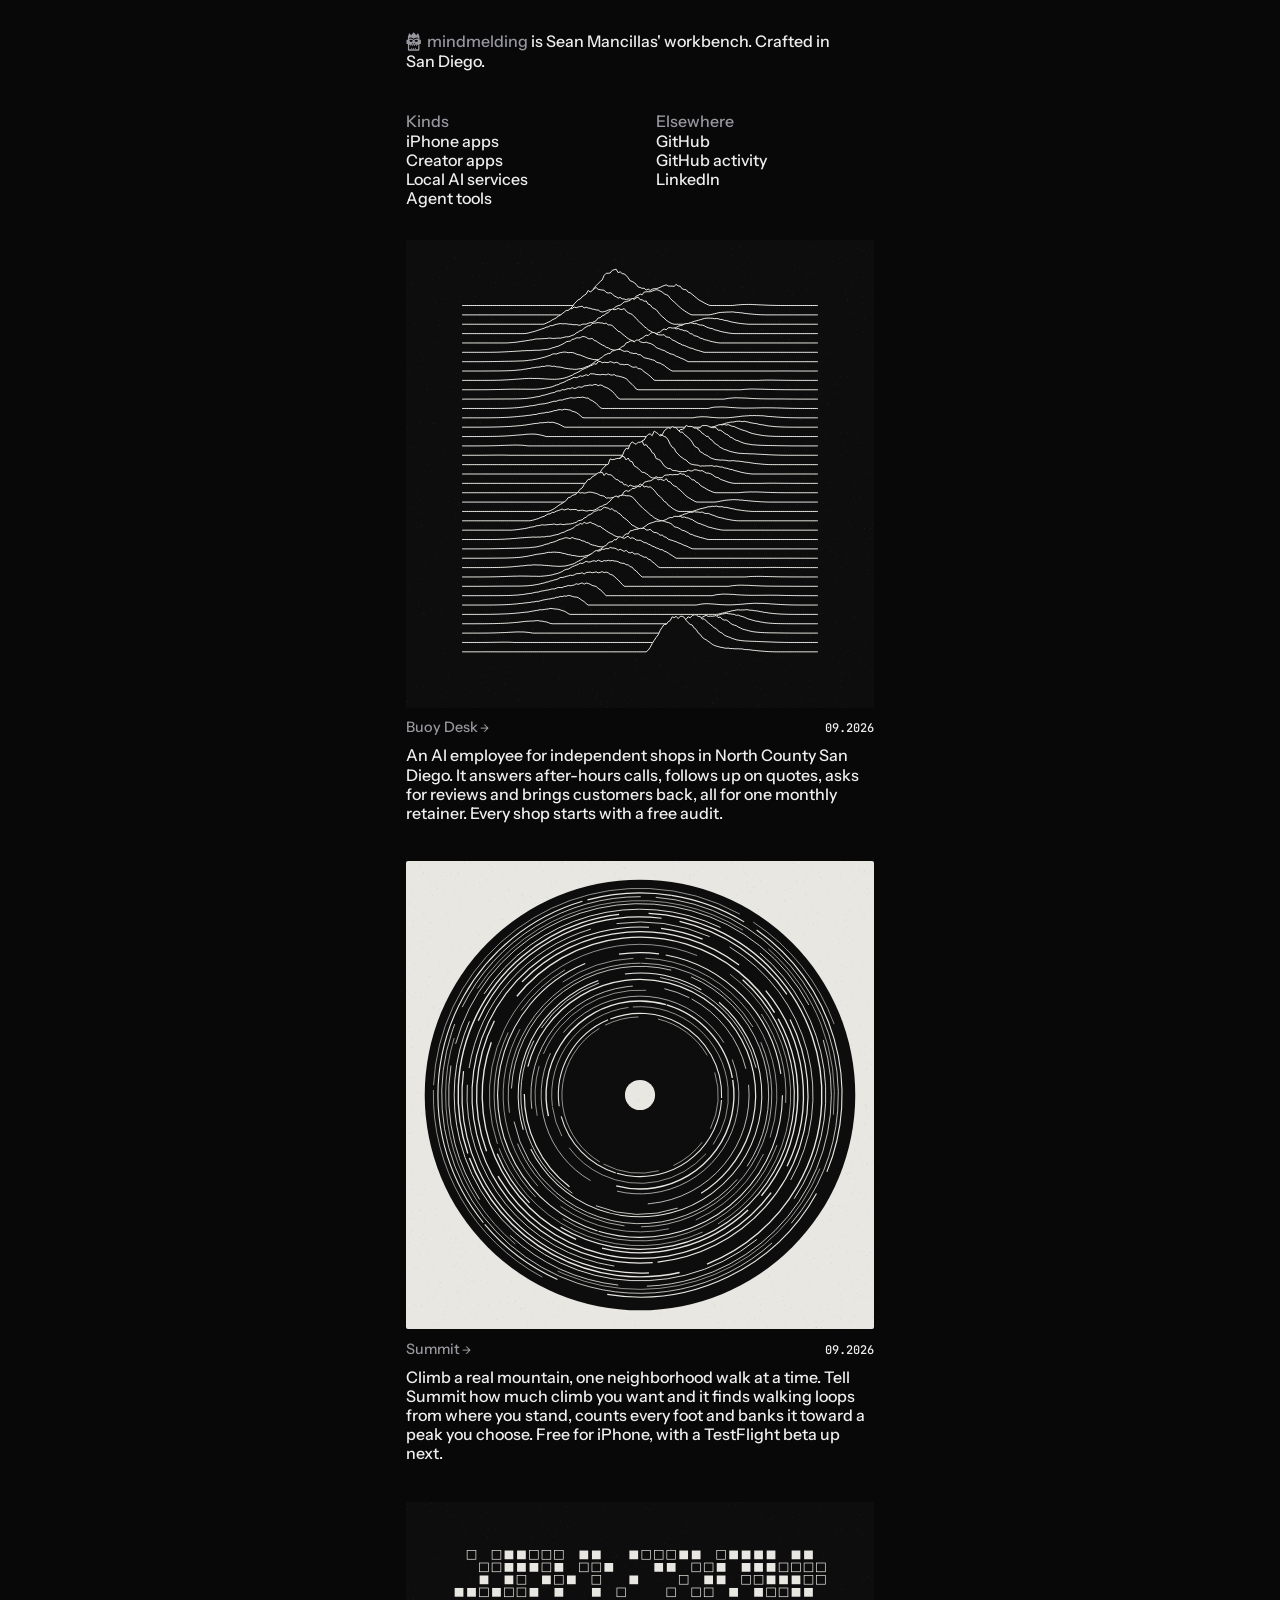
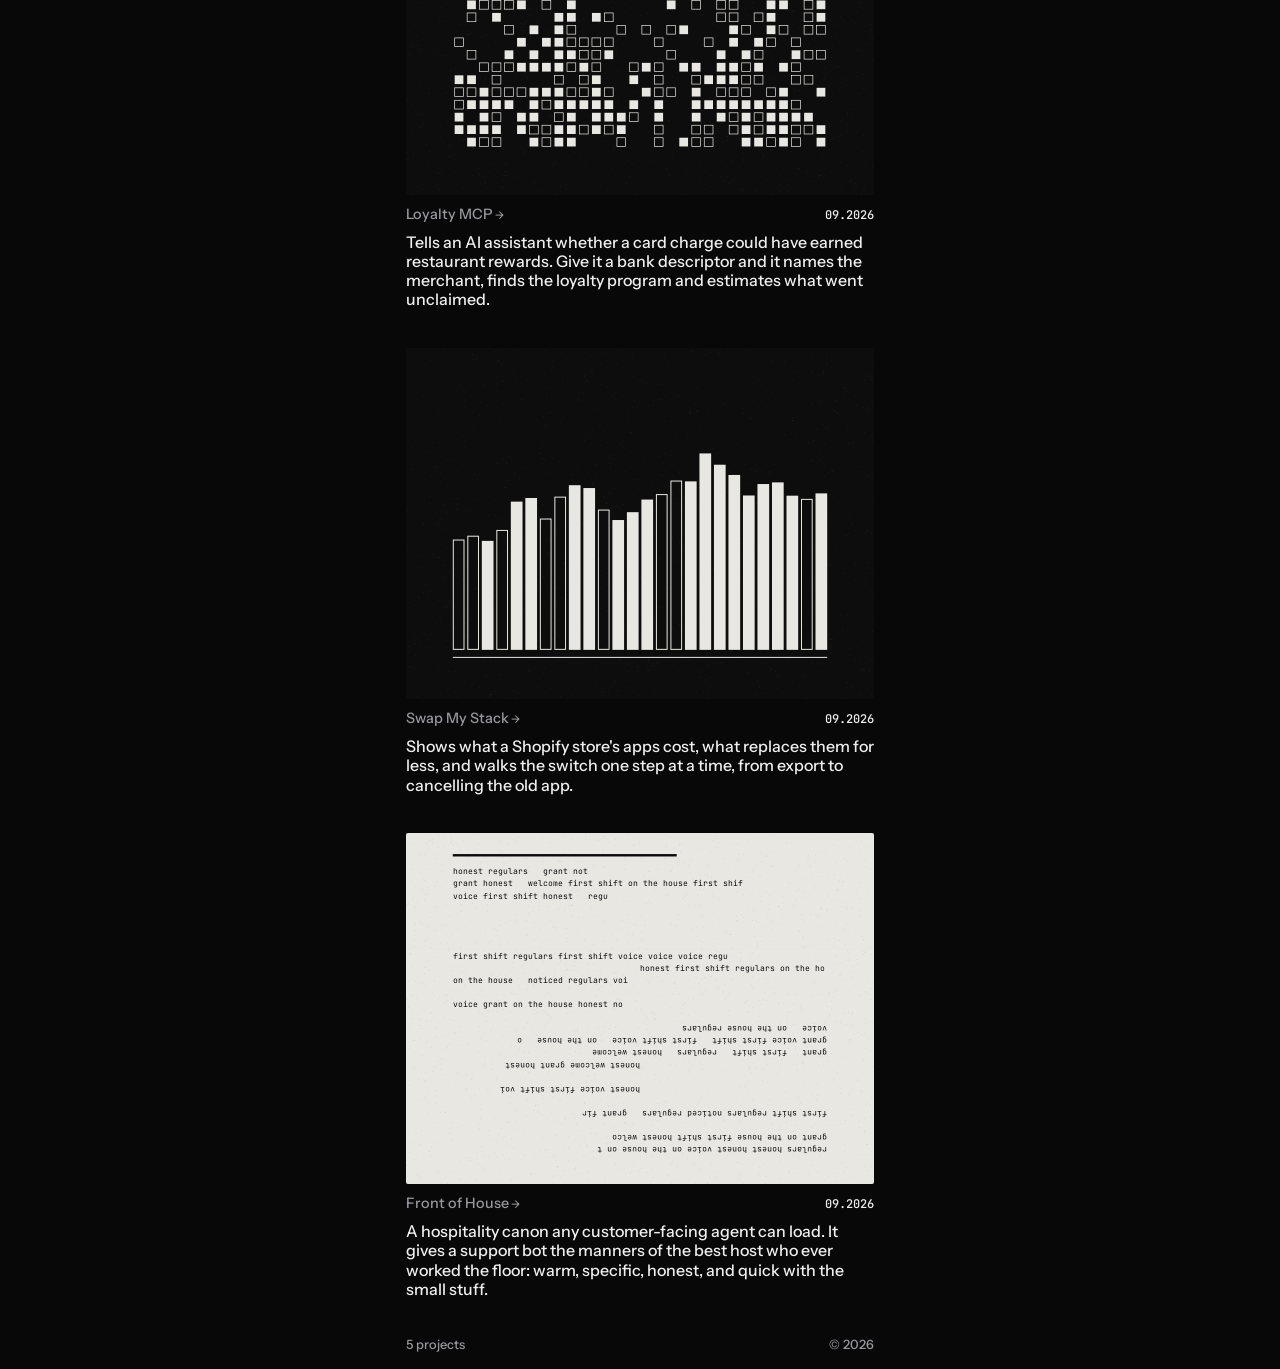
<file: index.html>
<!DOCTYPE html>
<html lang="en">
<head>
  <meta charset="UTF-8">
  <meta name="viewport" content="width=device-width, initial-scale=1">
  <meta name="description" content="mindmelding is Sean Mancillas' workbench. Crafted in San Diego.">
  <meta name="theme-color" content="#080808">
  <title>mindmelding</title>
  <link rel="icon" href="favicon.svg" type="image/svg+xml">
  <link rel="preconnect" href="https://fonts.googleapis.com">
  <link rel="preconnect" href="https://fonts.gstatic.com" crossorigin>
  <link href="https://fonts.googleapis.com/css2?family=Instrument+Sans:wght@400;500&family=JetBrains+Mono:wght@400&display=swap" rel="stylesheet">
  <link rel="stylesheet" href="styles.css?v=4">
</head>
<body>
  <nav id="bar" aria-hidden="true">
    <div class="bar-inner">
      <a href="#top" class="bar-home" tabindex="-1"><svg class="tiki"><use href="#tiki-art"/></svg>mindmelding</a>
      <a href="https://github.com/mindmelding" tabindex="-1">GitHub</a>
    </div>
  </nav>
  <main class="main-container" id="top">
    <header id="introduction">
      <p><svg class="tiki" aria-hidden="true"><use href="#tiki-art"/></svg><svg width="0" height="0" style="position:absolute" aria-hidden="true"><symbol id="tiki-art" viewBox="0 0 16 20">
          <mask id="tiki-cut">
            <path d="M2 4.5 L3.5 1 L5.3 3.4 L8 0.3 L10.7 3.4 L12.5 1 L14 4.5 V8 H15.5 V12.5 H14 V18.6 Q14 19.6 13 19.6 H3 Q2 19.6 2 18.6 V12.5 H0.5 V8 H2 Z" fill="#fff"/>
            <path d="M3.2 6.2 Q5.2 5.2 7.4 6.6 L8 7.2 L8.6 6.6 Q10.8 5.2 12.8 6.2 V7.1 Q10.8 6.3 8.9 7.6 L8 8.3 L7.1 7.6 Q5.2 6.3 3.2 7.1 Z" fill="#000"/>
            <ellipse cx="5.3" cy="9.2" rx="1.7" ry="1.1" fill="#000"/>
            <ellipse cx="10.7" cy="9.2" rx="1.7" ry="1.1" fill="#000"/>
            <rect x="6.5" y="11.4" width="1" height=".8" fill="#000"/>
            <rect x="8.5" y="11.4" width="1" height=".8" fill="#000"/>
            <rect x="3.3" y="13.3" width="9.4" height="4.6" rx=".6" fill="#000"/>
            <rect x="4.6" y="13.3" width=".8" height="1.4" fill="#fff"/>
            <rect x="6.6" y="13.3" width=".8" height="1.4" fill="#fff"/>
            <rect x="8.6" y="13.3" width=".8" height="1.4" fill="#fff"/>
            <rect x="10.6" y="13.3" width=".8" height="1.4" fill="#fff"/>
            <rect x="5.6" y="16.5" width=".8" height="1.4" fill="#fff"/>
            <rect x="7.6" y="16.5" width=".8" height="1.4" fill="#fff"/>
            <rect x="9.6" y="16.5" width=".8" height="1.4" fill="#fff"/>
          </mask>
          <rect width="16" height="20" fill="currentColor" mask="url(#tiki-cut)"/>
        </symbol></svg><span class="title">mindmelding</span> is Sean Mancillas' workbench. Crafted in San&nbsp;Diego.</p>
    </header>

    <section id="information">
      <div>
        <p class="title">Kinds</p>
        <p>iPhone apps</p>
        <p>Creator apps</p>
        <p>Local AI services</p>
        <p>Agent tools</p>
      </div>
      <div>
        <p class="title">Elsewhere</p>
        <a href="https://github.com/mindmelding">GitHub</a>
        <a href="/github/">GitHub activity</a>
        <a href="https://www.linkedin.com/in/seanmancillas/">LinkedIn</a>
      </div>
    </section>

    <section id="portfolio" aria-label="Projects"></section>

    <footer id="legal">
      <span class="title" id="count"></span>
      <span class="title">© 2026</span>
    </footer>
  </main>

  <script src="projects.js?v=7"></script>
  <script src="plates.js?v=4"></script>
  <script src="app.js?v=4"></script>
</body>
</html>
</file>
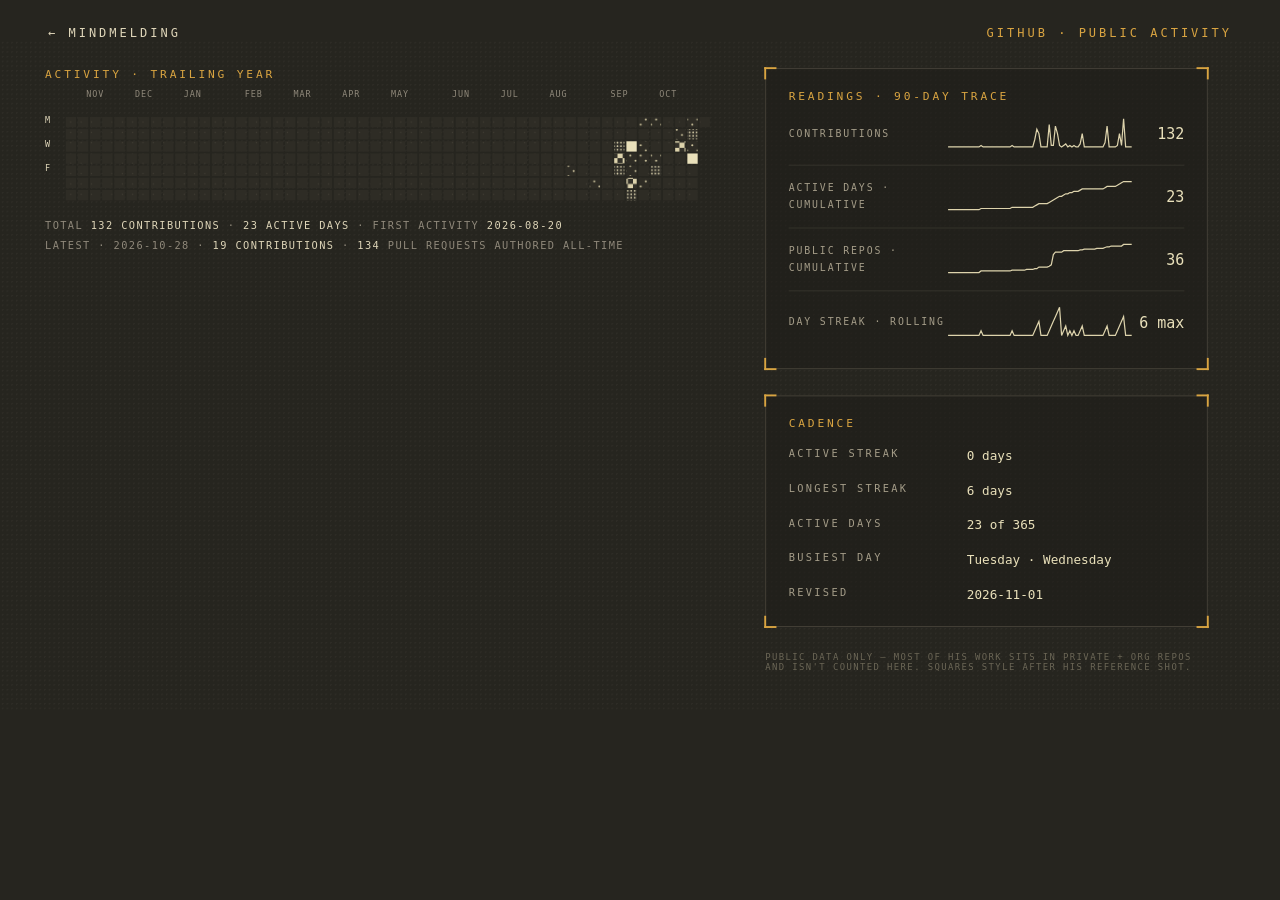
<file: github/index.html>
<!DOCTYPE html>
<html lang="en">
<head>
<meta charset="UTF-8">
<meta name="viewport" content="width=device-width, initial-scale=1">
<meta name="description" content="Sean Mancillas' GitHub activity, drawn as squares. Public data only.">
<meta name="theme-color" content="#26251f">
<title>github activity · mindmelding</title>
<link rel="icon" href="/favicon.svg" type="image/svg+xml">
<style>
* { margin:0; padding:0; box-sizing:border-box; }

.lab { color:#d9a441; font-size:12px; letter-spacing:3px; }
.sub { color:#8f887a; font-size:11px; letter-spacing:1.5px; margin-top:12px; line-height:1.9; }
.sub b { color:#ded5b8; font-weight:normal; }
.cols { display:flex; gap:56px; }
.left { width:712px; } .right { width:472px; }
.mlab { fill:#8f887a; font-size:9px; letter-spacing:1px; }
.wlab { color:#8f887a; font-size:10px; width:34px; line-height:19px; text-align:right; padding-right:8px; }
.rrow { display:flex; align-items:center; padding:13px 0; border-bottom:1px solid #35332b; }
.rrow:last-child { border-bottom:none; }
.rlabel { width:170px; color:#a49c88; font-size:10.5px; letter-spacing:2px; line-height:1.7; }
.rval { margin-left:auto; font-size:16px; color:#e9e0ba; }
.panel { position:relative; border:1px solid #454138; padding:22px 24px 16px; background:rgba(30,29,24,0.55); }
.corner { position:absolute; width:13px; height:13px; border-color:#d9a441; border-style:solid; }
.c-tl { top:-2px; left:-2px; border-width:2px 0 0 2px; } .c-tr { top:-2px; right:-2px; border-width:2px 2px 0 0; }
.c-bl { bottom:-2px; left:-2px; border-width:0 0 2px 2px; } .c-br { bottom:-2px; right:-2px; border-width:0 2px 2px 0; }
.cadrow { display:flex; padding:10.5px 0; } .cadrow .k { color:#a49c88; font-size:11px; letter-spacing:2.5px; width:190px; } .cadrow .v { color:#e9e0ba; font-size:13.5px; }
.legitem { margin-right:26px; color:#a49c88; font-size:10.5px; letter-spacing:1.5px; }
.foot { color:#6b6656; font-size:9.5px; letter-spacing:1.5px; margin-top:26px; }

html, body { background:#26251f; }
body { font-family:"DejaVu Sans Mono", monospace; }
#topbar { max-width:1365px; margin:0 auto; padding:26px 48px 0; display:flex; justify-content:space-between; align-items:baseline; }
#topbar a { color:#ded5b8; text-decoration:none; font-size:12px; letter-spacing:3px; }
#topbar a:hover { color:#d9a441; }
#topbar span { color:#d9a441; font-size:12px; letter-spacing:3px; }
#stage { overflow:hidden; }
#board { width:1365px; padding:30px 48px 40px; transform-origin:top left; background-image:radial-gradient(#2e2c26 1px, transparent 1px); background-size:5px 5px; color:#ded5b8; }
</style>
</head>
<body>
<div id="topbar"><a href="/">← MINDMELDING</a><span>GITHUB · PUBLIC ACTIVITY</span></div>
<div id="stage"><div id="board">
<div class="cols">
<div class="left">
  <div class="lab">ACTIVITY · TRAILING YEAR</div>
  <div style="position:relative; margin-top:22px; padding-left:22px">
    <svg width="689" height="12" style="position:absolute; top:-14px; left:22px"><text x="22" y="9" class="mlab">NOV</text><text x="74" y="9" class="mlab">DEC</text><text x="126" y="9" class="mlab">JAN</text><text x="191" y="9" class="mlab">FEB</text><text x="243" y="9" class="mlab">MAR</text><text x="295" y="9" class="mlab">APR</text><text x="347" y="9" class="mlab">MAY</text><text x="412" y="9" class="mlab">JUN</text><text x="464" y="9" class="mlab">JUL</text><text x="516" y="9" class="mlab">AUG</text><text x="581" y="9" class="mlab">SEP</text><text x="633" y="9" class="mlab">OCT</text></svg>
    <div style="position:absolute; left:0; top:14px" class="mlab"><div style="height:26px">M</div><div style="height:26px">W</div><div style="height:26px">F</div></div>
    <svg width="689" height="91" style="margin-top:16px"><defs><pattern id="h0" width="11" height="11" patternUnits="userSpaceOnUse"><rect width="11" height="11" fill="#2e2c25"/><circle cx="5.5" cy="5.5" r="0.70" fill="#403d33"/></pattern>
<pattern id="h1" width="11" height="11" patternUnits="userSpaceOnUse"><rect width="11" height="11" fill="#2e2c25"/><circle cx="2.75" cy="2.75" r="1.10" fill="#cfc59e"/><circle cx="8.25" cy="8.25" r="1.10" fill="#cfc59e"/></pattern>
<pattern id="h2" width="11" height="11" patternUnits="userSpaceOnUse"><rect width="11" height="11" fill="#33312a"/><circle cx="1.83" cy="1.83" r="0.90" fill="#d8cfab"/><circle cx="1.83" cy="5.50" r="0.90" fill="#d8cfab"/><circle cx="1.83" cy="9.17" r="0.90" fill="#d8cfab"/><circle cx="5.50" cy="1.83" r="0.90" fill="#d8cfab"/><circle cx="5.50" cy="5.50" r="0.90" fill="#d8cfab"/><circle cx="5.50" cy="9.17" r="0.90" fill="#d8cfab"/><circle cx="9.17" cy="1.83" r="0.90" fill="#d8cfab"/><circle cx="9.17" cy="5.50" r="0.90" fill="#d8cfab"/><circle cx="9.17" cy="9.17" r="0.90" fill="#d8cfab"/></pattern>
<pattern id="h3" width="11" height="11" patternUnits="userSpaceOnUse"><rect width="11" height="11" fill="#33312a"/><rect width="5.5" height="5.5" fill="#ddd3ac"/><rect x="5.5" y="5.5" width="5.5" height="5.5" fill="#ddd3ac"/></pattern>
<pattern id="h4" width="11" height="11" patternUnits="userSpaceOnUse"><rect width="11" height="11" fill="#e9e0ba"/></pattern></defs><rect x="0" y="0" width="11" height="11" fill="url(#h0)"><title>2025-11-02: 0</title></rect><rect x="0" y="13" width="11" height="11" fill="url(#h0)"><title>2025-11-03: 0</title></rect><rect x="0" y="26" width="11" height="11" fill="url(#h0)"><title>2025-11-04: 0</title></rect><rect x="0" y="39" width="11" height="11" fill="url(#h0)"><title>2025-11-05: 0</title></rect><rect x="0" y="52" width="11" height="11" fill="url(#h0)"><title>2025-11-06: 0</title></rect><rect x="0" y="65" width="11" height="11" fill="url(#h0)"><title>2025-11-07: 0</title></rect><rect x="0" y="78" width="11" height="11" fill="url(#h0)"><title>2025-11-08: 0</title></rect><rect x="13" y="0" width="11" height="11" fill="url(#h0)"><title>2025-11-09: 0</title></rect><rect x="13" y="13" width="11" height="11" fill="url(#h0)"><title>2025-11-10: 0</title></rect><rect x="13" y="26" width="11" height="11" fill="url(#h0)"><title>2025-11-11: 0</title></rect><rect x="13" y="39" width="11" height="11" fill="url(#h0)"><title>2025-11-12: 0</title></rect><rect x="13" y="52" width="11" height="11" fill="url(#h0)"><title>2025-11-13: 0</title></rect><rect x="13" y="65" width="11" height="11" fill="url(#h0)"><title>2025-11-14: 0</title></rect><rect x="13" y="78" width="11" height="11" fill="url(#h0)"><title>2025-11-15: 0</title></rect><rect x="26" y="0" width="11" height="11" fill="url(#h0)"><title>2025-11-16: 0</title></rect><rect x="26" y="13" width="11" height="11" fill="url(#h0)"><title>2025-11-17: 0</title></rect><rect x="26" y="26" width="11" height="11" fill="url(#h0)"><title>2025-11-18: 0</title></rect><rect x="26" y="39" width="11" height="11" fill="url(#h0)"><title>2025-11-19: 0</title></rect><rect x="26" y="52" width="11" height="11" fill="url(#h0)"><title>2025-11-20: 0</title></rect><rect x="26" y="65" width="11" height="11" fill="url(#h0)"><title>2025-11-21: 0</title></rect><rect x="26" y="78" width="11" height="11" fill="url(#h0)"><title>2025-11-22: 0</title></rect><rect x="39" y="0" width="11" height="11" fill="url(#h0)"><title>2025-11-23: 0</title></rect><rect x="39" y="13" width="11" height="11" fill="url(#h0)"><title>2025-11-24: 0</title></rect><rect x="39" y="26" width="11" height="11" fill="url(#h0)"><title>2025-11-25: 0</title></rect><rect x="39" y="39" width="11" height="11" fill="url(#h0)"><title>2025-11-26: 0</title></rect><rect x="39" y="52" width="11" height="11" fill="url(#h0)"><title>2025-11-27: 0</title></rect><rect x="39" y="65" width="11" height="11" fill="url(#h0)"><title>2025-11-28: 0</title></rect><rect x="39" y="78" width="11" height="11" fill="url(#h0)"><title>2025-11-29: 0</title></rect><rect x="52" y="0" width="11" height="11" fill="url(#h0)"><title>2025-11-30: 0</title></rect><rect x="52" y="13" width="11" height="11" fill="url(#h0)"><title>2025-12-01: 0</title></rect><rect x="52" y="26" width="11" height="11" fill="url(#h0)"><title>2025-12-02: 0</title></rect><rect x="52" y="39" width="11" height="11" fill="url(#h0)"><title>2025-12-03: 0</title></rect><rect x="52" y="52" width="11" height="11" fill="url(#h0)"><title>2025-12-04: 0</title></rect><rect x="52" y="65" width="11" height="11" fill="url(#h0)"><title>2025-12-05: 0</title></rect><rect x="52" y="78" width="11" height="11" fill="url(#h0)"><title>2025-12-06: 0</title></rect><rect x="65" y="0" width="11" height="11" fill="url(#h0)"><title>2025-12-07: 0</title></rect><rect x="65" y="13" width="11" height="11" fill="url(#h0)"><title>2025-12-08: 0</title></rect><rect x="65" y="26" width="11" height="11" fill="url(#h0)"><title>2025-12-09: 0</title></rect><rect x="65" y="39" width="11" height="11" fill="url(#h0)"><title>2025-12-10: 0</title></rect><rect x="65" y="52" width="11" height="11" fill="url(#h0)"><title>2025-12-11: 0</title></rect><rect x="65" y="65" width="11" height="11" fill="url(#h0)"><title>2025-12-12: 0</title></rect><rect x="65" y="78" width="11" height="11" fill="url(#h0)"><title>2025-12-13: 0</title></rect><rect x="78" y="0" width="11" height="11" fill="url(#h0)"><title>2025-12-14: 0</title></rect><rect x="78" y="13" width="11" height="11" fill="url(#h0)"><title>2025-12-15: 0</title></rect><rect x="78" y="26" width="11" height="11" fill="url(#h0)"><title>2025-12-16: 0</title></rect><rect x="78" y="39" width="11" height="11" fill="url(#h0)"><title>2025-12-17: 0</title></rect><rect x="78" y="52" width="11" height="11" fill="url(#h0)"><title>2025-12-18: 0</title></rect><rect x="78" y="65" width="11" height="11" fill="url(#h0)"><title>2025-12-19: 0</title></rect><rect x="78" y="78" width="11" height="11" fill="url(#h0)"><title>2025-12-20: 0</title></rect><rect x="91" y="0" width="11" height="11" fill="url(#h0)"><title>2025-12-21: 0</title></rect><rect x="91" y="13" width="11" height="11" fill="url(#h0)"><title>2025-12-22: 0</title></rect><rect x="91" y="26" width="11" height="11" fill="url(#h0)"><title>2025-12-23: 0</title></rect><rect x="91" y="39" width="11" height="11" fill="url(#h0)"><title>2025-12-24: 0</title></rect><rect x="91" y="52" width="11" height="11" fill="url(#h0)"><title>2025-12-25: 0</title></rect><rect x="91" y="65" width="11" height="11" fill="url(#h0)"><title>2025-12-26: 0</title></rect><rect x="91" y="78" width="11" height="11" fill="url(#h0)"><title>2025-12-27: 0</title></rect><rect x="104" y="0" width="11" height="11" fill="url(#h0)"><title>2025-12-28: 0</title></rect><rect x="104" y="13" width="11" height="11" fill="url(#h0)"><title>2025-12-29: 0</title></rect><rect x="104" y="26" width="11" height="11" fill="url(#h0)"><title>2025-12-30: 0</title></rect><rect x="104" y="39" width="11" height="11" fill="url(#h0)"><title>2025-12-31: 0</title></rect><rect x="104" y="52" width="11" height="11" fill="url(#h0)"><title>2026-01-01: 0</title></rect><rect x="104" y="65" width="11" height="11" fill="url(#h0)"><title>2026-01-02: 0</title></rect><rect x="104" y="78" width="11" height="11" fill="url(#h0)"><title>2026-01-03: 0</title></rect><rect x="117" y="0" width="11" height="11" fill="url(#h0)"><title>2026-01-04: 0</title></rect><rect x="117" y="13" width="11" height="11" fill="url(#h0)"><title>2026-01-05: 0</title></rect><rect x="117" y="26" width="11" height="11" fill="url(#h0)"><title>2026-01-06: 0</title></rect><rect x="117" y="39" width="11" height="11" fill="url(#h0)"><title>2026-01-07: 0</title></rect><rect x="117" y="52" width="11" height="11" fill="url(#h0)"><title>2026-01-08: 0</title></rect><rect x="117" y="65" width="11" height="11" fill="url(#h0)"><title>2026-01-09: 0</title></rect><rect x="117" y="78" width="11" height="11" fill="url(#h0)"><title>2026-01-10: 0</title></rect><rect x="130" y="0" width="11" height="11" fill="url(#h0)"><title>2026-01-11: 0</title></rect><rect x="130" y="13" width="11" height="11" fill="url(#h0)"><title>2026-01-12: 0</title></rect><rect x="130" y="26" width="11" height="11" fill="url(#h0)"><title>2026-01-13: 0</title></rect><rect x="130" y="39" width="11" height="11" fill="url(#h0)"><title>2026-01-14: 0</title></rect><rect x="130" y="52" width="11" height="11" fill="url(#h0)"><title>2026-01-15: 0</title></rect><rect x="130" y="65" width="11" height="11" fill="url(#h0)"><title>2026-01-16: 0</title></rect><rect x="130" y="78" width="11" height="11" fill="url(#h0)"><title>2026-01-17: 0</title></rect><rect x="143" y="0" width="11" height="11" fill="url(#h0)"><title>2026-01-18: 0</title></rect><rect x="143" y="13" width="11" height="11" fill="url(#h0)"><title>2026-01-19: 0</title></rect><rect x="143" y="26" width="11" height="11" fill="url(#h0)"><title>2026-01-20: 0</title></rect><rect x="143" y="39" width="11" height="11" fill="url(#h0)"><title>2026-01-21: 0</title></rect><rect x="143" y="52" width="11" height="11" fill="url(#h0)"><title>2026-01-22: 0</title></rect><rect x="143" y="65" width="11" height="11" fill="url(#h0)"><title>2026-01-23: 0</title></rect><rect x="143" y="78" width="11" height="11" fill="url(#h0)"><title>2026-01-24: 0</title></rect><rect x="156" y="0" width="11" height="11" fill="url(#h0)"><title>2026-01-25: 0</title></rect><rect x="156" y="13" width="11" height="11" fill="url(#h0)"><title>2026-01-26: 0</title></rect><rect x="156" y="26" width="11" height="11" fill="url(#h0)"><title>2026-01-27: 0</title></rect><rect x="156" y="39" width="11" height="11" fill="url(#h0)"><title>2026-01-28: 0</title></rect><rect x="156" y="52" width="11" height="11" fill="url(#h0)"><title>2026-01-29: 0</title></rect><rect x="156" y="65" width="11" height="11" fill="url(#h0)"><title>2026-01-30: 0</title></rect><rect x="156" y="78" width="11" height="11" fill="url(#h0)"><title>2026-01-31: 0</title></rect><rect x="169" y="0" width="11" height="11" fill="url(#h0)"><title>2026-02-01: 0</title></rect><rect x="169" y="13" width="11" height="11" fill="url(#h0)"><title>2026-02-02: 0</title></rect><rect x="169" y="26" width="11" height="11" fill="url(#h0)"><title>2026-02-03: 0</title></rect><rect x="169" y="39" width="11" height="11" fill="url(#h0)"><title>2026-02-04: 0</title></rect><rect x="169" y="52" width="11" height="11" fill="url(#h0)"><title>2026-02-05: 0</title></rect><rect x="169" y="65" width="11" height="11" fill="url(#h0)"><title>2026-02-06: 0</title></rect><rect x="169" y="78" width="11" height="11" fill="url(#h0)"><title>2026-02-07: 0</title></rect><rect x="182" y="0" width="11" height="11" fill="url(#h0)"><title>2026-02-08: 0</title></rect><rect x="182" y="13" width="11" height="11" fill="url(#h0)"><title>2026-02-09: 0</title></rect><rect x="182" y="26" width="11" height="11" fill="url(#h0)"><title>2026-02-10: 0</title></rect><rect x="182" y="39" width="11" height="11" fill="url(#h0)"><title>2026-02-11: 0</title></rect><rect x="182" y="52" width="11" height="11" fill="url(#h0)"><title>2026-02-12: 0</title></rect><rect x="182" y="65" width="11" height="11" fill="url(#h0)"><title>2026-02-13: 0</title></rect><rect x="182" y="78" width="11" height="11" fill="url(#h0)"><title>2026-02-14: 0</title></rect><rect x="195" y="0" width="11" height="11" fill="url(#h0)"><title>2026-02-15: 0</title></rect><rect x="195" y="13" width="11" height="11" fill="url(#h0)"><title>2026-02-16: 0</title></rect><rect x="195" y="26" width="11" height="11" fill="url(#h0)"><title>2026-02-17: 0</title></rect><rect x="195" y="39" width="11" height="11" fill="url(#h0)"><title>2026-02-18: 0</title></rect><rect x="195" y="52" width="11" height="11" fill="url(#h0)"><title>2026-02-19: 0</title></rect><rect x="195" y="65" width="11" height="11" fill="url(#h0)"><title>2026-02-20: 0</title></rect><rect x="195" y="78" width="11" height="11" fill="url(#h0)"><title>2026-02-21: 0</title></rect><rect x="208" y="0" width="11" height="11" fill="url(#h0)"><title>2026-02-22: 0</title></rect><rect x="208" y="13" width="11" height="11" fill="url(#h0)"><title>2026-02-23: 0</title></rect><rect x="208" y="26" width="11" height="11" fill="url(#h0)"><title>2026-02-24: 0</title></rect><rect x="208" y="39" width="11" height="11" fill="url(#h0)"><title>2026-02-25: 0</title></rect><rect x="208" y="52" width="11" height="11" fill="url(#h0)"><title>2026-02-26: 0</title></rect><rect x="208" y="65" width="11" height="11" fill="url(#h0)"><title>2026-02-27: 0</title></rect><rect x="208" y="78" width="11" height="11" fill="url(#h0)"><title>2026-02-28: 0</title></rect><rect x="221" y="0" width="11" height="11" fill="url(#h0)"><title>2026-03-01: 0</title></rect><rect x="221" y="13" width="11" height="11" fill="url(#h0)"><title>2026-03-02: 0</title></rect><rect x="221" y="26" width="11" height="11" fill="url(#h0)"><title>2026-03-03: 0</title></rect><rect x="221" y="39" width="11" height="11" fill="url(#h0)"><title>2026-03-04: 0</title></rect><rect x="221" y="52" width="11" height="11" fill="url(#h0)"><title>2026-03-05: 0</title></rect><rect x="221" y="65" width="11" height="11" fill="url(#h0)"><title>2026-03-06: 0</title></rect><rect x="221" y="78" width="11" height="11" fill="url(#h0)"><title>2026-03-07: 0</title></rect><rect x="234" y="0" width="11" height="11" fill="url(#h0)"><title>2026-03-08: 0</title></rect><rect x="234" y="13" width="11" height="11" fill="url(#h0)"><title>2026-03-09: 0</title></rect><rect x="234" y="26" width="11" height="11" fill="url(#h0)"><title>2026-03-10: 0</title></rect><rect x="234" y="39" width="11" height="11" fill="url(#h0)"><title>2026-03-11: 0</title></rect><rect x="234" y="52" width="11" height="11" fill="url(#h0)"><title>2026-03-12: 0</title></rect><rect x="234" y="65" width="11" height="11" fill="url(#h0)"><title>2026-03-13: 0</title></rect><rect x="234" y="78" width="11" height="11" fill="url(#h0)"><title>2026-03-14: 0</title></rect><rect x="247" y="0" width="11" height="11" fill="url(#h0)"><title>2026-03-15: 0</title></rect><rect x="247" y="13" width="11" height="11" fill="url(#h0)"><title>2026-03-16: 0</title></rect><rect x="247" y="26" width="11" height="11" fill="url(#h0)"><title>2026-03-17: 0</title></rect><rect x="247" y="39" width="11" height="11" fill="url(#h0)"><title>2026-03-18: 0</title></rect><rect x="247" y="52" width="11" height="11" fill="url(#h0)"><title>2026-03-19: 0</title></rect><rect x="247" y="65" width="11" height="11" fill="url(#h0)"><title>2026-03-20: 0</title></rect><rect x="247" y="78" width="11" height="11" fill="url(#h0)"><title>2026-03-21: 0</title></rect><rect x="260" y="0" width="11" height="11" fill="url(#h0)"><title>2026-03-22: 0</title></rect><rect x="260" y="13" width="11" height="11" fill="url(#h0)"><title>2026-03-23: 0</title></rect><rect x="260" y="26" width="11" height="11" fill="url(#h0)"><title>2026-03-24: 0</title></rect><rect x="260" y="39" width="11" height="11" fill="url(#h0)"><title>2026-03-25: 0</title></rect><rect x="260" y="52" width="11" height="11" fill="url(#h0)"><title>2026-03-26: 0</title></rect><rect x="260" y="65" width="11" height="11" fill="url(#h0)"><title>2026-03-27: 0</title></rect><rect x="260" y="78" width="11" height="11" fill="url(#h0)"><title>2026-03-28: 0</title></rect><rect x="273" y="0" width="11" height="11" fill="url(#h0)"><title>2026-03-29: 0</title></rect><rect x="273" y="13" width="11" height="11" fill="url(#h0)"><title>2026-03-30: 0</title></rect><rect x="273" y="26" width="11" height="11" fill="url(#h0)"><title>2026-03-31: 0</title></rect><rect x="273" y="39" width="11" height="11" fill="url(#h0)"><title>2026-04-01: 0</title></rect><rect x="273" y="52" width="11" height="11" fill="url(#h0)"><title>2026-04-02: 0</title></rect><rect x="273" y="65" width="11" height="11" fill="url(#h0)"><title>2026-04-03: 0</title></rect><rect x="273" y="78" width="11" height="11" fill="url(#h0)"><title>2026-04-04: 0</title></rect><rect x="286" y="0" width="11" height="11" fill="url(#h0)"><title>2026-04-05: 0</title></rect><rect x="286" y="13" width="11" height="11" fill="url(#h0)"><title>2026-04-06: 0</title></rect><rect x="286" y="26" width="11" height="11" fill="url(#h0)"><title>2026-04-07: 0</title></rect><rect x="286" y="39" width="11" height="11" fill="url(#h0)"><title>2026-04-08: 0</title></rect><rect x="286" y="52" width="11" height="11" fill="url(#h0)"><title>2026-04-09: 0</title></rect><rect x="286" y="65" width="11" height="11" fill="url(#h0)"><title>2026-04-10: 0</title></rect><rect x="286" y="78" width="11" height="11" fill="url(#h0)"><title>2026-04-11: 0</title></rect><rect x="299" y="0" width="11" height="11" fill="url(#h0)"><title>2026-04-12: 0</title></rect><rect x="299" y="13" width="11" height="11" fill="url(#h0)"><title>2026-04-13: 0</title></rect><rect x="299" y="26" width="11" height="11" fill="url(#h0)"><title>2026-04-14: 0</title></rect><rect x="299" y="39" width="11" height="11" fill="url(#h0)"><title>2026-04-15: 0</title></rect><rect x="299" y="52" width="11" height="11" fill="url(#h0)"><title>2026-04-16: 0</title></rect><rect x="299" y="65" width="11" height="11" fill="url(#h0)"><title>2026-04-17: 0</title></rect><rect x="299" y="78" width="11" height="11" fill="url(#h0)"><title>2026-04-18: 0</title></rect><rect x="312" y="0" width="11" height="11" fill="url(#h0)"><title>2026-04-19: 0</title></rect><rect x="312" y="13" width="11" height="11" fill="url(#h0)"><title>2026-04-20: 0</title></rect><rect x="312" y="26" width="11" height="11" fill="url(#h0)"><title>2026-04-21: 0</title></rect><rect x="312" y="39" width="11" height="11" fill="url(#h0)"><title>2026-04-22: 0</title></rect><rect x="312" y="52" width="11" height="11" fill="url(#h0)"><title>2026-04-23: 0</title></rect><rect x="312" y="65" width="11" height="11" fill="url(#h0)"><title>2026-04-24: 0</title></rect><rect x="312" y="78" width="11" height="11" fill="url(#h0)"><title>2026-04-25: 0</title></rect><rect x="325" y="0" width="11" height="11" fill="url(#h0)"><title>2026-04-26: 0</title></rect><rect x="325" y="13" width="11" height="11" fill="url(#h0)"><title>2026-04-27: 0</title></rect><rect x="325" y="26" width="11" height="11" fill="url(#h0)"><title>2026-04-28: 0</title></rect><rect x="325" y="39" width="11" height="11" fill="url(#h0)"><title>2026-04-29: 0</title></rect><rect x="325" y="52" width="11" height="11" fill="url(#h0)"><title>2026-04-30: 0</title></rect><rect x="325" y="65" width="11" height="11" fill="url(#h0)"><title>2026-05-01: 0</title></rect><rect x="325" y="78" width="11" height="11" fill="url(#h0)"><title>2026-05-02: 0</title></rect><rect x="338" y="0" width="11" height="11" fill="url(#h0)"><title>2026-05-03: 0</title></rect><rect x="338" y="13" width="11" height="11" fill="url(#h0)"><title>2026-05-04: 0</title></rect><rect x="338" y="26" width="11" height="11" fill="url(#h0)"><title>2026-05-05: 0</title></rect><rect x="338" y="39" width="11" height="11" fill="url(#h0)"><title>2026-05-06: 0</title></rect><rect x="338" y="52" width="11" height="11" fill="url(#h0)"><title>2026-05-07: 0</title></rect><rect x="338" y="65" width="11" height="11" fill="url(#h0)"><title>2026-05-08: 0</title></rect><rect x="338" y="78" width="11" height="11" fill="url(#h0)"><title>2026-05-09: 0</title></rect><rect x="351" y="0" width="11" height="11" fill="url(#h0)"><title>2026-05-10: 0</title></rect><rect x="351" y="13" width="11" height="11" fill="url(#h0)"><title>2026-05-11: 0</title></rect><rect x="351" y="26" width="11" height="11" fill="url(#h0)"><title>2026-05-12: 0</title></rect><rect x="351" y="39" width="11" height="11" fill="url(#h0)"><title>2026-05-13: 0</title></rect><rect x="351" y="52" width="11" height="11" fill="url(#h0)"><title>2026-05-14: 0</title></rect><rect x="351" y="65" width="11" height="11" fill="url(#h0)"><title>2026-05-15: 0</title></rect><rect x="351" y="78" width="11" height="11" fill="url(#h0)"><title>2026-05-16: 0</title></rect><rect x="364" y="0" width="11" height="11" fill="url(#h0)"><title>2026-05-17: 0</title></rect><rect x="364" y="13" width="11" height="11" fill="url(#h0)"><title>2026-05-18: 0</title></rect><rect x="364" y="26" width="11" height="11" fill="url(#h0)"><title>2026-05-19: 0</title></rect><rect x="364" y="39" width="11" height="11" fill="url(#h0)"><title>2026-05-20: 0</title></rect><rect x="364" y="52" width="11" height="11" fill="url(#h0)"><title>2026-05-21: 0</title></rect><rect x="364" y="65" width="11" height="11" fill="url(#h0)"><title>2026-05-22: 0</title></rect><rect x="364" y="78" width="11" height="11" fill="url(#h0)"><title>2026-05-23: 0</title></rect><rect x="377" y="0" width="11" height="11" fill="url(#h0)"><title>2026-05-24: 0</title></rect><rect x="377" y="13" width="11" height="11" fill="url(#h0)"><title>2026-05-25: 0</title></rect><rect x="377" y="26" width="11" height="11" fill="url(#h0)"><title>2026-05-26: 0</title></rect><rect x="377" y="39" width="11" height="11" fill="url(#h0)"><title>2026-05-27: 0</title></rect><rect x="377" y="52" width="11" height="11" fill="url(#h0)"><title>2026-05-28: 0</title></rect><rect x="377" y="65" width="11" height="11" fill="url(#h0)"><title>2026-05-29: 0</title></rect><rect x="377" y="78" width="11" height="11" fill="url(#h0)"><title>2026-05-30: 0</title></rect><rect x="390" y="0" width="11" height="11" fill="url(#h0)"><title>2026-05-31: 0</title></rect><rect x="390" y="13" width="11" height="11" fill="url(#h0)"><title>2026-06-01: 0</title></rect><rect x="390" y="26" width="11" height="11" fill="url(#h0)"><title>2026-06-02: 0</title></rect><rect x="390" y="39" width="11" height="11" fill="url(#h0)"><title>2026-06-03: 0</title></rect><rect x="390" y="52" width="11" height="11" fill="url(#h0)"><title>2026-06-04: 0</title></rect><rect x="390" y="65" width="11" height="11" fill="url(#h0)"><title>2026-06-05: 0</title></rect><rect x="390" y="78" width="11" height="11" fill="url(#h0)"><title>2026-06-06: 0</title></rect><rect x="403" y="0" width="11" height="11" fill="url(#h0)"><title>2026-06-07: 0</title></rect><rect x="403" y="13" width="11" height="11" fill="url(#h0)"><title>2026-06-08: 0</title></rect><rect x="403" y="26" width="11" height="11" fill="url(#h0)"><title>2026-06-09: 0</title></rect><rect x="403" y="39" width="11" height="11" fill="url(#h0)"><title>2026-06-10: 0</title></rect><rect x="403" y="52" width="11" height="11" fill="url(#h0)"><title>2026-06-11: 0</title></rect><rect x="403" y="65" width="11" height="11" fill="url(#h0)"><title>2026-06-12: 0</title></rect><rect x="403" y="78" width="11" height="11" fill="url(#h0)"><title>2026-06-13: 0</title></rect><rect x="416" y="0" width="11" height="11" fill="url(#h0)"><title>2026-06-14: 0</title></rect><rect x="416" y="13" width="11" height="11" fill="url(#h0)"><title>2026-06-15: 0</title></rect><rect x="416" y="26" width="11" height="11" fill="url(#h0)"><title>2026-06-16: 0</title></rect><rect x="416" y="39" width="11" height="11" fill="url(#h0)"><title>2026-06-17: 0</title></rect><rect x="416" y="52" width="11" height="11" fill="url(#h0)"><title>2026-06-18: 0</title></rect><rect x="416" y="65" width="11" height="11" fill="url(#h0)"><title>2026-06-19: 0</title></rect><rect x="416" y="78" width="11" height="11" fill="url(#h0)"><title>2026-06-20: 0</title></rect><rect x="429" y="0" width="11" height="11" fill="url(#h0)"><title>2026-06-21: 0</title></rect><rect x="429" y="13" width="11" height="11" fill="url(#h0)"><title>2026-06-22: 0</title></rect><rect x="429" y="26" width="11" height="11" fill="url(#h0)"><title>2026-06-23: 0</title></rect><rect x="429" y="39" width="11" height="11" fill="url(#h0)"><title>2026-06-24: 0</title></rect><rect x="429" y="52" width="11" height="11" fill="url(#h0)"><title>2026-06-25: 0</title></rect><rect x="429" y="65" width="11" height="11" fill="url(#h0)"><title>2026-06-26: 0</title></rect><rect x="429" y="78" width="11" height="11" fill="url(#h0)"><title>2026-06-27: 0</title></rect><rect x="442" y="0" width="11" height="11" fill="url(#h0)"><title>2026-06-28: 0</title></rect><rect x="442" y="13" width="11" height="11" fill="url(#h0)"><title>2026-06-29: 0</title></rect><rect x="442" y="26" width="11" height="11" fill="url(#h0)"><title>2026-06-30: 0</title></rect><rect x="442" y="39" width="11" height="11" fill="url(#h0)"><title>2026-07-01: 0</title></rect><rect x="442" y="52" width="11" height="11" fill="url(#h0)"><title>2026-07-02: 0</title></rect><rect x="442" y="65" width="11" height="11" fill="url(#h0)"><title>2026-07-03: 0</title></rect><rect x="442" y="78" width="11" height="11" fill="url(#h0)"><title>2026-07-04: 0</title></rect><rect x="455" y="0" width="11" height="11" fill="url(#h0)"><title>2026-07-05: 0</title></rect><rect x="455" y="13" width="11" height="11" fill="url(#h0)"><title>2026-07-06: 0</title></rect><rect x="455" y="26" width="11" height="11" fill="url(#h0)"><title>2026-07-07: 0</title></rect><rect x="455" y="39" width="11" height="11" fill="url(#h0)"><title>2026-07-08: 0</title></rect><rect x="455" y="52" width="11" height="11" fill="url(#h0)"><title>2026-07-09: 0</title></rect><rect x="455" y="65" width="11" height="11" fill="url(#h0)"><title>2026-07-10: 0</title></rect><rect x="455" y="78" width="11" height="11" fill="url(#h0)"><title>2026-07-11: 0</title></rect><rect x="468" y="0" width="11" height="11" fill="url(#h0)"><title>2026-07-12: 0</title></rect><rect x="468" y="13" width="11" height="11" fill="url(#h0)"><title>2026-07-13: 0</title></rect><rect x="468" y="26" width="11" height="11" fill="url(#h0)"><title>2026-07-14: 0</title></rect><rect x="468" y="39" width="11" height="11" fill="url(#h0)"><title>2026-07-15: 0</title></rect><rect x="468" y="52" width="11" height="11" fill="url(#h0)"><title>2026-07-16: 0</title></rect><rect x="468" y="65" width="11" height="11" fill="url(#h0)"><title>2026-07-17: 0</title></rect><rect x="468" y="78" width="11" height="11" fill="url(#h0)"><title>2026-07-18: 0</title></rect><rect x="481" y="0" width="11" height="11" fill="url(#h0)"><title>2026-07-19: 0</title></rect><rect x="481" y="13" width="11" height="11" fill="url(#h0)"><title>2026-07-20: 0</title></rect><rect x="481" y="26" width="11" height="11" fill="url(#h0)"><title>2026-07-21: 0</title></rect><rect x="481" y="39" width="11" height="11" fill="url(#h0)"><title>2026-07-22: 0</title></rect><rect x="481" y="52" width="11" height="11" fill="url(#h0)"><title>2026-07-23: 0</title></rect><rect x="481" y="65" width="11" height="11" fill="url(#h0)"><title>2026-07-24: 0</title></rect><rect x="481" y="78" width="11" height="11" fill="url(#h0)"><title>2026-07-25: 0</title></rect><rect x="494" y="0" width="11" height="11" fill="url(#h0)"><title>2026-07-26: 0</title></rect><rect x="494" y="13" width="11" height="11" fill="url(#h0)"><title>2026-07-27: 0</title></rect><rect x="494" y="26" width="11" height="11" fill="url(#h0)"><title>2026-07-28: 0</title></rect><rect x="494" y="39" width="11" height="11" fill="url(#h0)"><title>2026-07-29: 0</title></rect><rect x="494" y="52" width="11" height="11" fill="url(#h0)"><title>2026-07-30: 0</title></rect><rect x="494" y="65" width="11" height="11" fill="url(#h0)"><title>2026-07-31: 0</title></rect><rect x="494" y="78" width="11" height="11" fill="url(#h0)"><title>2026-08-01: 0</title></rect><rect x="507" y="0" width="11" height="11" fill="url(#h0)"><title>2026-08-02: 0</title></rect><rect x="507" y="13" width="11" height="11" fill="url(#h0)"><title>2026-08-03: 0</title></rect><rect x="507" y="26" width="11" height="11" fill="url(#h0)"><title>2026-08-04: 0</title></rect><rect x="507" y="39" width="11" height="11" fill="url(#h0)"><title>2026-08-05: 0</title></rect><rect x="507" y="52" width="11" height="11" fill="url(#h0)"><title>2026-08-06: 0</title></rect><rect x="507" y="65" width="11" height="11" fill="url(#h0)"><title>2026-08-07: 0</title></rect><rect x="507" y="78" width="11" height="11" fill="url(#h0)"><title>2026-08-08: 0</title></rect><rect x="520" y="0" width="11" height="11" fill="url(#h0)"><title>2026-08-09: 0</title></rect><rect x="520" y="13" width="11" height="11" fill="url(#h0)"><title>2026-08-10: 0</title></rect><rect x="520" y="26" width="11" height="11" fill="url(#h0)"><title>2026-08-11: 0</title></rect><rect x="520" y="39" width="11" height="11" fill="url(#h0)"><title>2026-08-12: 0</title></rect><rect x="520" y="52" width="11" height="11" fill="url(#h0)"><title>2026-08-13: 0</title></rect><rect x="520" y="65" width="11" height="11" fill="url(#h0)"><title>2026-08-14: 0</title></rect><rect x="520" y="78" width="11" height="11" fill="url(#h0)"><title>2026-08-15: 0</title></rect><rect x="533" y="0" width="11" height="11" fill="url(#h0)"><title>2026-08-16: 0</title></rect><rect x="533" y="13" width="11" height="11" fill="url(#h0)"><title>2026-08-17: 0</title></rect><rect x="533" y="26" width="11" height="11" fill="url(#h0)"><title>2026-08-18: 0</title></rect><rect x="533" y="39" width="11" height="11" fill="url(#h0)"><title>2026-08-19: 0</title></rect><rect x="533" y="52" width="11" height="11" fill="url(#h1)"><title>2026-08-20: 1</title></rect><rect x="533" y="65" width="11" height="11" fill="url(#h0)"><title>2026-08-21: 0</title></rect><rect x="533" y="78" width="11" height="11" fill="url(#h0)"><title>2026-08-22: 0</title></rect><rect x="546" y="0" width="11" height="11" fill="url(#h0)"><title>2026-08-23: 0</title></rect><rect x="546" y="13" width="11" height="11" fill="url(#h0)"><title>2026-08-24: 0</title></rect><rect x="546" y="26" width="11" height="11" fill="url(#h0)"><title>2026-08-25: 0</title></rect><rect x="546" y="39" width="11" height="11" fill="url(#h0)"><title>2026-08-26: 0</title></rect><rect x="546" y="52" width="11" height="11" fill="url(#h0)"><title>2026-08-27: 0</title></rect><rect x="546" y="65" width="11" height="11" fill="url(#h0)"><title>2026-08-28: 0</title></rect><rect x="546" y="78" width="11" height="11" fill="url(#h0)"><title>2026-08-29: 0</title></rect><rect x="559" y="0" width="11" height="11" fill="url(#h0)"><title>2026-08-30: 0</title></rect><rect x="559" y="13" width="11" height="11" fill="url(#h0)"><title>2026-08-31: 0</title></rect><rect x="559" y="26" width="11" height="11" fill="url(#h0)"><title>2026-09-01: 0</title></rect><rect x="559" y="39" width="11" height="11" fill="url(#h0)"><title>2026-09-02: 0</title></rect><rect x="559" y="52" width="11" height="11" fill="url(#h0)"><title>2026-09-03: 0</title></rect><rect x="559" y="65" width="11" height="11" fill="url(#h1)"><title>2026-09-04: 1</title></rect><rect x="559" y="78" width="11" height="11" fill="url(#h0)"><title>2026-09-05: 0</title></rect><rect x="572" y="0" width="11" height="11" fill="url(#h0)"><title>2026-09-06: 0</title></rect><rect x="572" y="13" width="11" height="11" fill="url(#h0)"><title>2026-09-07: 0</title></rect><rect x="572" y="26" width="11" height="11" fill="url(#h0)"><title>2026-09-08: 0</title></rect><rect x="572" y="39" width="11" height="11" fill="url(#h0)"><title>2026-09-09: 0</title></rect><rect x="572" y="52" width="11" height="11" fill="url(#h0)"><title>2026-09-10: 0</title></rect><rect x="572" y="65" width="11" height="11" fill="url(#h0)"><title>2026-09-11: 0</title></rect><rect x="572" y="78" width="11" height="11" fill="url(#h0)"><title>2026-09-12: 0</title></rect><rect x="585" y="0" width="11" height="11" fill="url(#h0)"><title>2026-09-13: 0</title></rect><rect x="585" y="13" width="11" height="11" fill="url(#h0)"><title>2026-09-14: 0</title></rect><rect x="585" y="26" width="11" height="11" fill="url(#h2)"><title>2026-09-15: 5</title></rect><rect x="585" y="39" width="11" height="11" fill="url(#h3)"><title>2026-09-16: 12</title></rect><rect x="585" y="52" width="11" height="11" fill="url(#h2)"><title>2026-09-17: 9</title></rect><rect x="585" y="65" width="11" height="11" fill="url(#h0)"><title>2026-09-18: 0</title></rect><rect x="585" y="78" width="11" height="11" fill="url(#h0)"><title>2026-09-19: 0</title></rect><rect x="598" y="0" width="11" height="11" fill="url(#h0)"><title>2026-09-20: 0</title></rect><rect x="598" y="13" width="11" height="11" fill="url(#h0)"><title>2026-09-21: 0</title></rect><rect x="598" y="26" width="11" height="11" fill="url(#h4)"><title>2026-09-22: 15</title></rect><rect x="598" y="39" width="11" height="11" fill="url(#h1)"><title>2026-09-23: 1</title></rect><rect x="598" y="52" width="11" height="11" fill="url(#h1)"><title>2026-09-24: 1</title></rect><rect x="598" y="65" width="11" height="11" fill="url(#h3)"><title>2026-09-25: 14</title></rect><rect x="598" y="78" width="11" height="11" fill="url(#h2)"><title>2026-09-26: 9</title></rect><rect x="611" y="0" width="11" height="11" fill="url(#h1)"><title>2026-09-27: 1</title></rect><rect x="611" y="13" width="11" height="11" fill="url(#h0)"><title>2026-09-28: 0</title></rect><rect x="611" y="26" width="11" height="11" fill="url(#h1)"><title>2026-09-29: 1</title></rect><rect x="611" y="39" width="11" height="11" fill="url(#h1)"><title>2026-09-30: 2</title></rect><rect x="611" y="52" width="11" height="11" fill="url(#h0)"><title>2026-10-01: 0</title></rect><rect x="611" y="65" width="11" height="11" fill="url(#h1)"><title>2026-10-02: 1</title></rect><rect x="611" y="78" width="11" height="11" fill="url(#h0)"><title>2026-10-03: 0</title></rect><rect x="624" y="0" width="11" height="11" fill="url(#h1)"><title>2026-10-04: 1</title></rect><rect x="624" y="13" width="11" height="11" fill="url(#h0)"><title>2026-10-05: 0</title></rect><rect x="624" y="26" width="11" height="11" fill="url(#h0)"><title>2026-10-06: 0</title></rect><rect x="624" y="39" width="11" height="11" fill="url(#h1)"><title>2026-10-07: 2</title></rect><rect x="624" y="52" width="11" height="11" fill="url(#h2)"><title>2026-10-08: 9</title></rect><rect x="624" y="65" width="11" height="11" fill="url(#h0)"><title>2026-10-09: 0</title></rect><rect x="624" y="78" width="11" height="11" fill="url(#h0)"><title>2026-10-10: 0</title></rect><rect x="637" y="0" width="11" height="11" fill="url(#h0)"><title>2026-10-11: 0</title></rect><rect x="637" y="13" width="11" height="11" fill="url(#h0)"><title>2026-10-12: 0</title></rect><rect x="637" y="26" width="11" height="11" fill="url(#h0)"><title>2026-10-13: 0</title></rect><rect x="637" y="39" width="11" height="11" fill="url(#h0)"><title>2026-10-14: 0</title></rect><rect x="637" y="52" width="11" height="11" fill="url(#h0)"><title>2026-10-15: 0</title></rect><rect x="637" y="65" width="11" height="11" fill="url(#h0)"><title>2026-10-16: 0</title></rect><rect x="637" y="78" width="11" height="11" fill="url(#h0)"><title>2026-10-17: 0</title></rect><rect x="650" y="0" width="11" height="11" fill="url(#h0)"><title>2026-10-18: 0</title></rect><rect x="650" y="13" width="11" height="11" fill="url(#h1)"><title>2026-10-19: 3</title></rect><rect x="650" y="26" width="11" height="11" fill="url(#h3)"><title>2026-10-20: 14</title></rect><rect x="650" y="39" width="11" height="11" fill="url(#h0)"><title>2026-10-21: 0</title></rect><rect x="650" y="52" width="11" height="11" fill="url(#h0)"><title>2026-10-22: 0</title></rect><rect x="650" y="65" width="11" height="11" fill="url(#h0)"><title>2026-10-23: 0</title></rect><rect x="650" y="78" width="11" height="11" fill="url(#h0)"><title>2026-10-24: 0</title></rect><rect x="663" y="0" width="11" height="11" fill="url(#h1)"><title>2026-10-25: 1</title></rect><rect x="663" y="13" width="11" height="11" fill="url(#h2)"><title>2026-10-26: 9</title></rect><rect x="663" y="26" width="11" height="11" fill="url(#h1)"><title>2026-10-27: 1</title></rect><rect x="663" y="39" width="11" height="11" fill="url(#h4)"><title>2026-10-28: 19</title></rect><rect x="663" y="52" width="11" height="11" fill="url(#h0)"><title>2026-10-29: 0</title></rect><rect x="663" y="65" width="11" height="11" fill="url(#h0)"><title>2026-10-30: 0</title></rect><rect x="663" y="78" width="11" height="11" fill="url(#h0)"><title>2026-10-31: 0</title></rect><rect x="676" y="0" width="11" height="11" fill="url(#h0)"><title>2026-11-01: 0</title></rect></svg>
  </div>
  <div class="sub">TOTAL <b>132 CONTRIBUTIONS</b> · <b>23 ACTIVE DAYS</b> · FIRST ACTIVITY <b>2026-08-20</b><br>LATEST · 2026-10-28 · <b>19 CONTRIBUTIONS</b> · <b>134</b> PULL REQUESTS AUTHORED ALL-TIME</div>
  </div>
<div class="right">
  <div class="panel">
    <span class="corner c-tl"></span><span class="corner c-tr"></span><span class="corner c-bl"></span><span class="corner c-br"></span>
    <div class="lab">READINGS · 90-DAY TRACE</div>
    <div class="rrow"><span class="rlabel">CONTRIBUTIONS</span><span class="rspark"><svg width="196" height="36"><polyline points="0.0,34.0 2.2,34.0 4.4,34.0 6.6,34.0 8.8,34.0 11.0,34.0 13.2,34.0 15.4,34.0 17.6,34.0 19.8,34.0 22.0,34.0 24.2,34.0 26.4,34.0 28.6,34.0 30.8,34.0 33.0,34.0 35.2,32.4 37.4,34.0 39.6,34.0 41.8,34.0 44.0,34.0 46.2,34.0 48.4,34.0 50.7,34.0 52.9,34.0 55.1,34.0 57.3,34.0 59.5,34.0 61.7,34.0 63.9,34.0 66.1,34.0 68.3,32.4 70.5,34.0 72.7,34.0 74.9,34.0 77.1,34.0 79.3,34.0 81.5,34.0 83.7,34.0 85.9,34.0 88.1,34.0 90.3,34.0 92.5,26.1 94.7,15.1 96.9,19.8 99.1,34.0 101.3,34.0 103.5,34.0 105.7,34.0 107.9,10.3 110.1,32.4 112.3,32.4 114.5,11.9 116.7,19.8 118.9,32.4 121.1,34.0 123.3,32.4 125.5,30.8 127.7,34.0 129.9,32.4 132.1,34.0 134.3,32.4 136.5,34.0 138.7,34.0 140.9,30.8 143.1,19.8 145.3,34.0 147.6,34.0 149.8,34.0 152.0,34.0 154.2,34.0 156.4,34.0 158.6,34.0 160.8,34.0 163.0,34.0 165.2,34.0 167.4,29.3 169.6,11.9 171.8,34.0 174.0,34.0 176.2,34.0 178.4,34.0 180.6,32.4 182.8,19.8 185.0,32.4 187.2,4.0 189.4,34.0 191.6,34.0 193.8,34.0 196.0,34.0" fill="none" stroke="#ddd3ac" stroke-width="1.3"/></svg></span><span class="rval">132</span></div><div class="rrow"><span class="rlabel">ACTIVE DAYS · CUMULATIVE</span><span class="rspark"><svg width="196" height="36"><polyline points="0.0,34.0 2.2,34.0 4.4,34.0 6.6,34.0 8.8,34.0 11.0,34.0 13.2,34.0 15.4,34.0 17.6,34.0 19.8,34.0 22.0,34.0 24.2,34.0 26.4,34.0 28.6,34.0 30.8,34.0 33.0,34.0 35.2,32.7 37.4,32.7 39.6,32.7 41.8,32.7 44.0,32.7 46.2,32.7 48.4,32.7 50.7,32.7 52.9,32.7 55.1,32.7 57.3,32.7 59.5,32.7 61.7,32.7 63.9,32.7 66.1,32.7 68.3,31.4 70.5,31.4 72.7,31.4 74.9,31.4 77.1,31.4 79.3,31.4 81.5,31.4 83.7,31.4 85.9,31.4 88.1,31.4 90.3,31.4 92.5,30.1 94.7,28.8 96.9,27.5 99.1,27.5 101.3,27.5 103.5,27.5 105.7,27.5 107.9,26.2 110.1,24.9 112.3,23.6 114.5,22.3 116.7,21.0 118.9,19.7 121.1,19.7 123.3,18.3 125.5,17.0 127.7,17.0 129.9,15.7 132.1,15.7 134.3,14.4 136.5,14.4 138.7,14.4 140.9,13.1 143.1,11.8 145.3,11.8 147.6,11.8 149.8,11.8 152.0,11.8 154.2,11.8 156.4,11.8 158.6,11.8 160.8,11.8 163.0,11.8 165.2,11.8 167.4,10.5 169.6,9.2 171.8,9.2 174.0,9.2 176.2,9.2 178.4,9.2 180.6,7.9 182.8,6.6 185.0,5.3 187.2,4.0 189.4,4.0 191.6,4.0 193.8,4.0 196.0,4.0" fill="none" stroke="#ddd3ac" stroke-width="1.3"/></svg></span><span class="rval">23</span></div><div class="rrow"><span class="rlabel">PUBLIC REPOS · CUMULATIVE</span><span class="rspark"><svg width="196" height="36"><polyline points="0.0,34.0 2.2,34.0 4.4,34.0 6.6,34.0 8.8,34.0 11.0,34.0 13.2,34.0 15.4,34.0 17.6,34.0 19.8,34.0 22.0,34.0 24.2,34.0 26.4,34.0 28.6,34.0 30.8,34.0 33.0,34.0 35.2,32.3 37.4,32.3 39.6,32.3 41.8,32.3 44.0,32.3 46.2,32.3 48.4,32.3 50.7,32.3 52.9,32.3 55.1,32.3 57.3,32.3 59.5,32.3 61.7,32.3 63.9,32.3 66.1,32.3 68.3,31.5 70.5,31.5 72.7,31.5 74.9,31.5 77.1,31.5 79.3,31.5 81.5,31.5 83.7,30.7 85.9,30.7 88.1,30.7 90.3,30.7 92.5,29.8 94.7,29.8 96.9,28.2 99.1,28.2 101.3,28.2 103.5,28.2 105.7,28.2 107.9,27.3 110.1,25.7 112.3,14.8 114.5,12.3 116.7,12.3 118.9,12.3 121.1,12.3 123.3,10.7 125.5,10.7 127.7,10.7 129.9,10.7 132.1,10.7 134.3,10.7 136.5,10.7 138.7,10.7 140.9,9.8 143.1,9.8 145.3,9.0 147.6,9.0 149.8,9.0 152.0,9.0 154.2,9.0 156.4,9.0 158.6,8.2 160.8,8.2 163.0,8.2 165.2,8.2 167.4,7.3 169.6,6.5 171.8,6.5 174.0,5.7 176.2,5.7 178.4,5.7 180.6,5.7 182.8,5.7 185.0,5.7 187.2,4.0 189.4,4.0 191.6,4.0 193.8,4.0 196.0,4.0" fill="none" stroke="#ddd3ac" stroke-width="1.3"/></svg></span><span class="rval">36</span></div><div class="rrow"><span class="rlabel">DAY STREAK · ROLLING</span><span class="rspark"><svg width="196" height="36"><polyline points="0.0,34.0 2.2,34.0 4.4,34.0 6.6,34.0 8.8,34.0 11.0,34.0 13.2,34.0 15.4,34.0 17.6,34.0 19.8,34.0 22.0,34.0 24.2,34.0 26.4,34.0 28.6,34.0 30.8,34.0 33.0,34.0 35.2,29.0 37.4,34.0 39.6,34.0 41.8,34.0 44.0,34.0 46.2,34.0 48.4,34.0 50.7,34.0 52.9,34.0 55.1,34.0 57.3,34.0 59.5,34.0 61.7,34.0 63.9,34.0 66.1,34.0 68.3,29.0 70.5,34.0 72.7,34.0 74.9,34.0 77.1,34.0 79.3,34.0 81.5,34.0 83.7,34.0 85.9,34.0 88.1,34.0 90.3,34.0 92.5,29.0 94.7,24.0 96.9,19.0 99.1,34.0 101.3,34.0 103.5,34.0 105.7,34.0 107.9,29.0 110.1,24.0 112.3,19.0 114.5,14.0 116.7,9.0 118.9,4.0 121.1,34.0 123.3,29.0 125.5,24.0 127.7,34.0 129.9,29.0 132.1,34.0 134.3,29.0 136.5,34.0 138.7,34.0 140.9,29.0 143.1,24.0 145.3,34.0 147.6,34.0 149.8,34.0 152.0,34.0 154.2,34.0 156.4,34.0 158.6,34.0 160.8,34.0 163.0,34.0 165.2,34.0 167.4,29.0 169.6,24.0 171.8,34.0 174.0,34.0 176.2,34.0 178.4,34.0 180.6,29.0 182.8,24.0 185.0,19.0 187.2,14.0 189.4,34.0 191.6,34.0 193.8,34.0 196.0,34.0" fill="none" stroke="#ddd3ac" stroke-width="1.3"/></svg></span><span class="rval">6 max</span></div>
  </div>
  <div class="panel" style="margin-top:28px">
    <span class="corner c-tl"></span><span class="corner c-tr"></span><span class="corner c-bl"></span><span class="corner c-br"></span>
    <div class="lab">CADENCE</div>
    <div style="margin-top:8px">
      <div class="cadrow"><span class="k">ACTIVE STREAK</span><span class="v">0 days</span></div>
      <div class="cadrow"><span class="k">LONGEST STREAK</span><span class="v">6 days</span></div>
      <div class="cadrow"><span class="k">ACTIVE DAYS</span><span class="v">23 of 365</span></div>
      
      <div class="cadrow"><span class="k">BUSIEST DAY</span><span class="v">Tuesday · Wednesday</span></div>
      <div class="cadrow"><span class="k">REVISED</span><span class="v">2026-11-01</span></div>
    </div>
  </div>
  <div class="foot">PUBLIC DATA ONLY — MOST OF HIS WORK SITS IN PRIVATE + ORG REPOS AND ISN'T COUNTED HERE. SQUARES STYLE AFTER HIS REFERENCE SHOT.</div>
</div>
</div>
</div></div>
<script>
function fit() {
  var b = document.getElementById('board'), s = document.getElementById('stage');
  var k = Math.min(1, window.innerWidth / 1365);
  b.style.transform = 'scale(' + k + ')';
  s.style.height = (b.offsetHeight * k) + 'px';
}
window.addEventListener('resize', fit); fit();
</script>
</body>
</html>
</file>
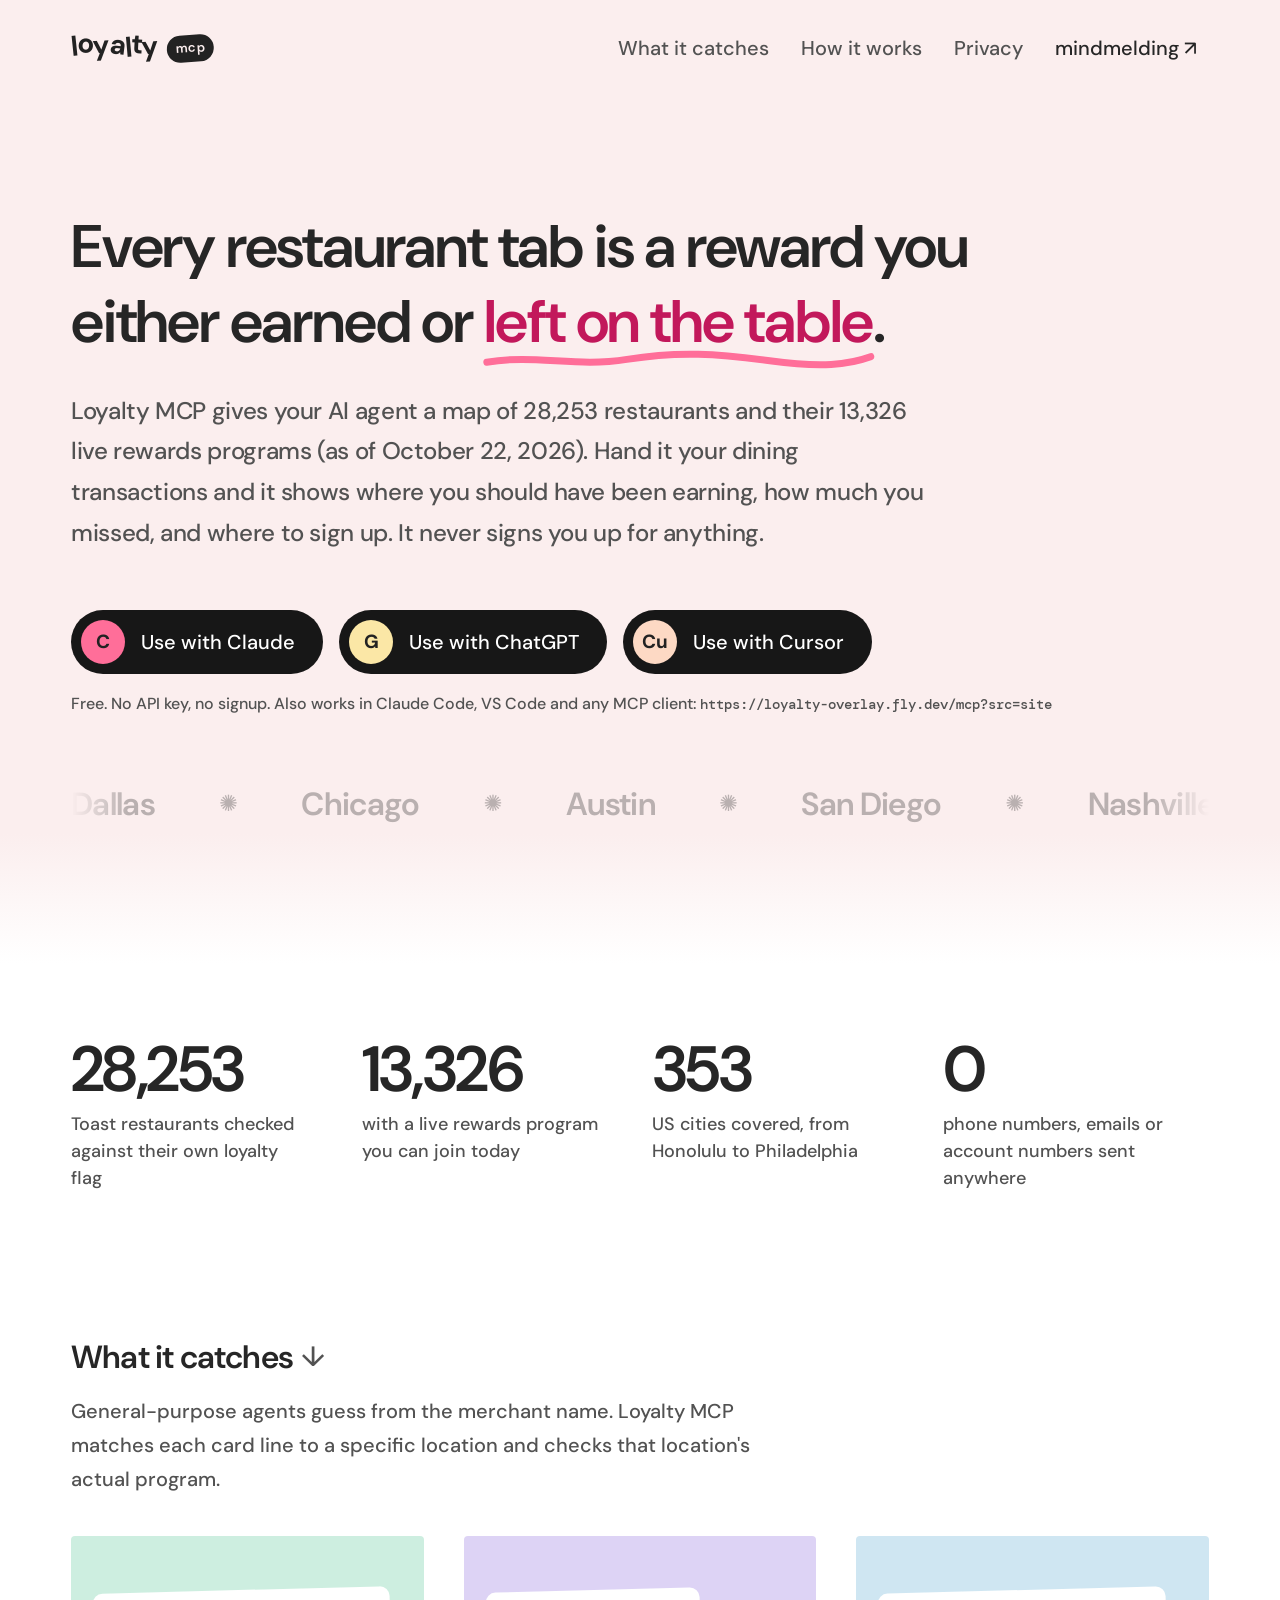
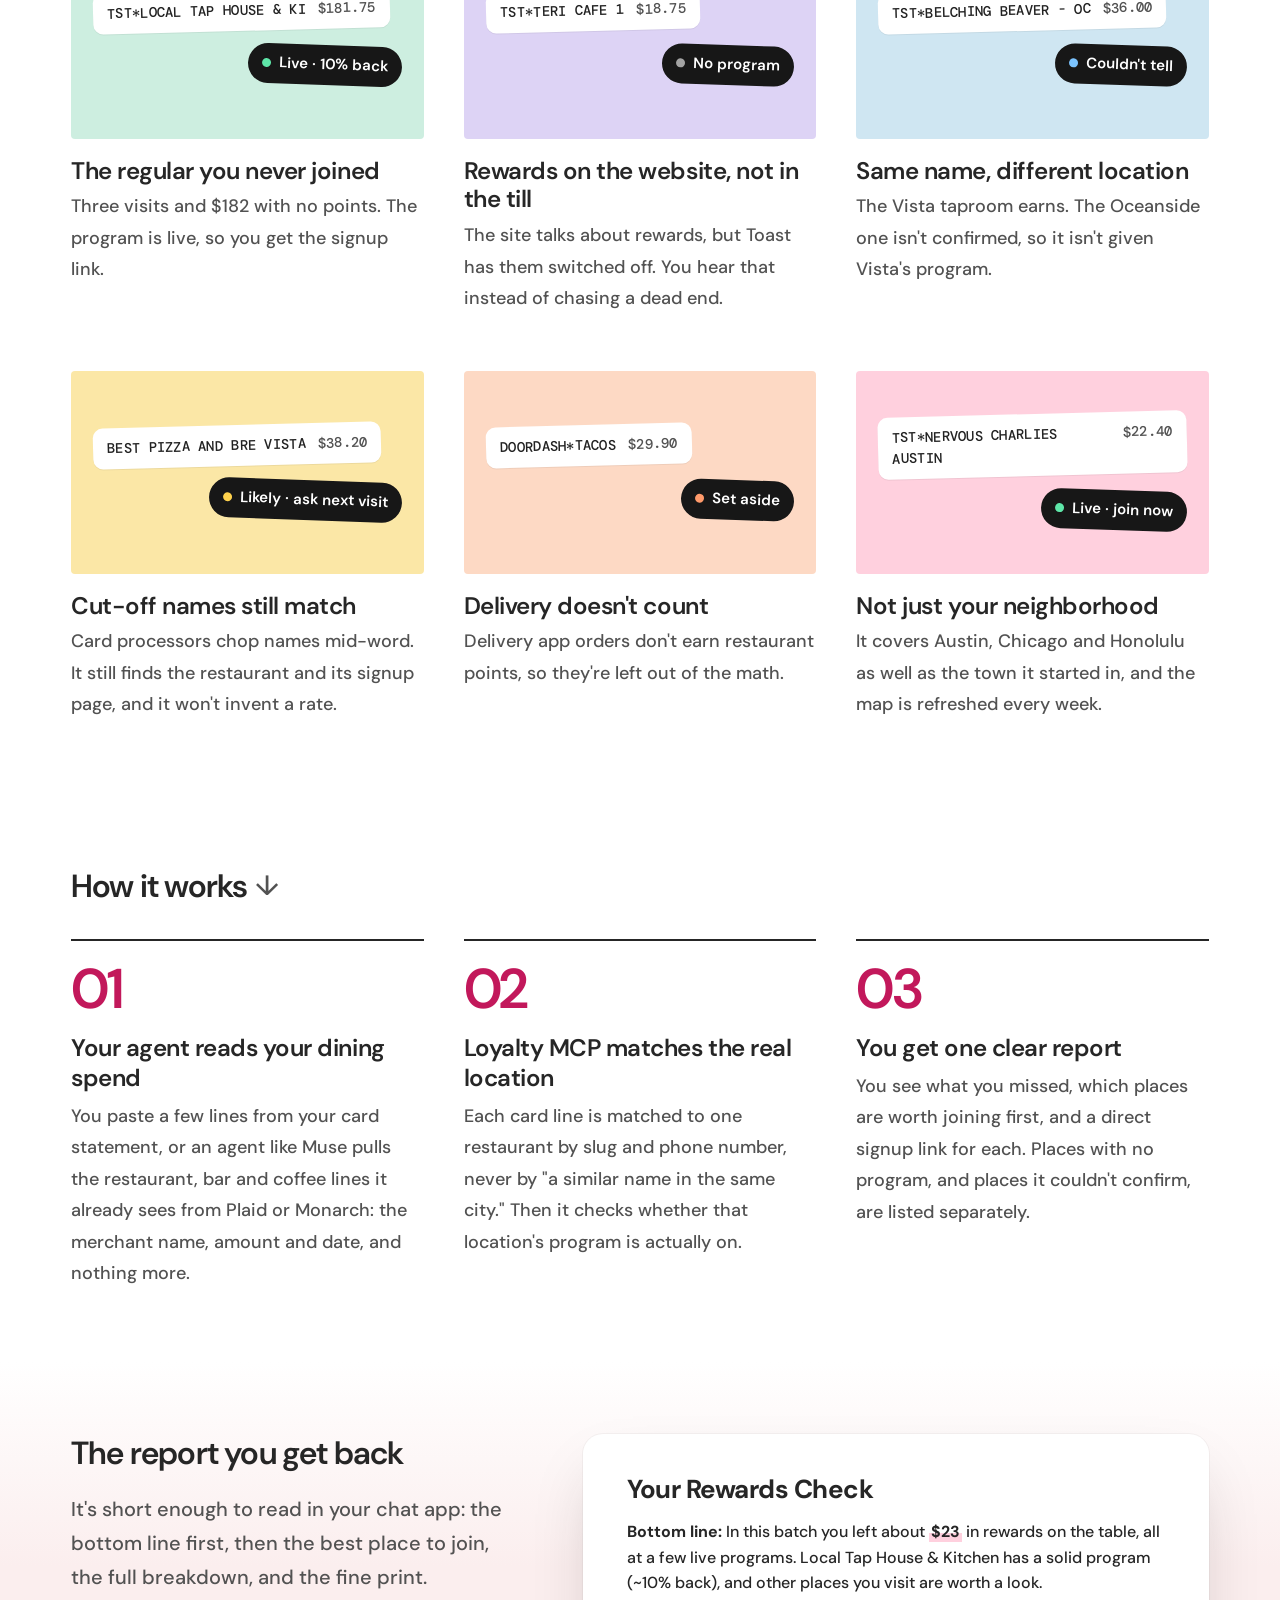
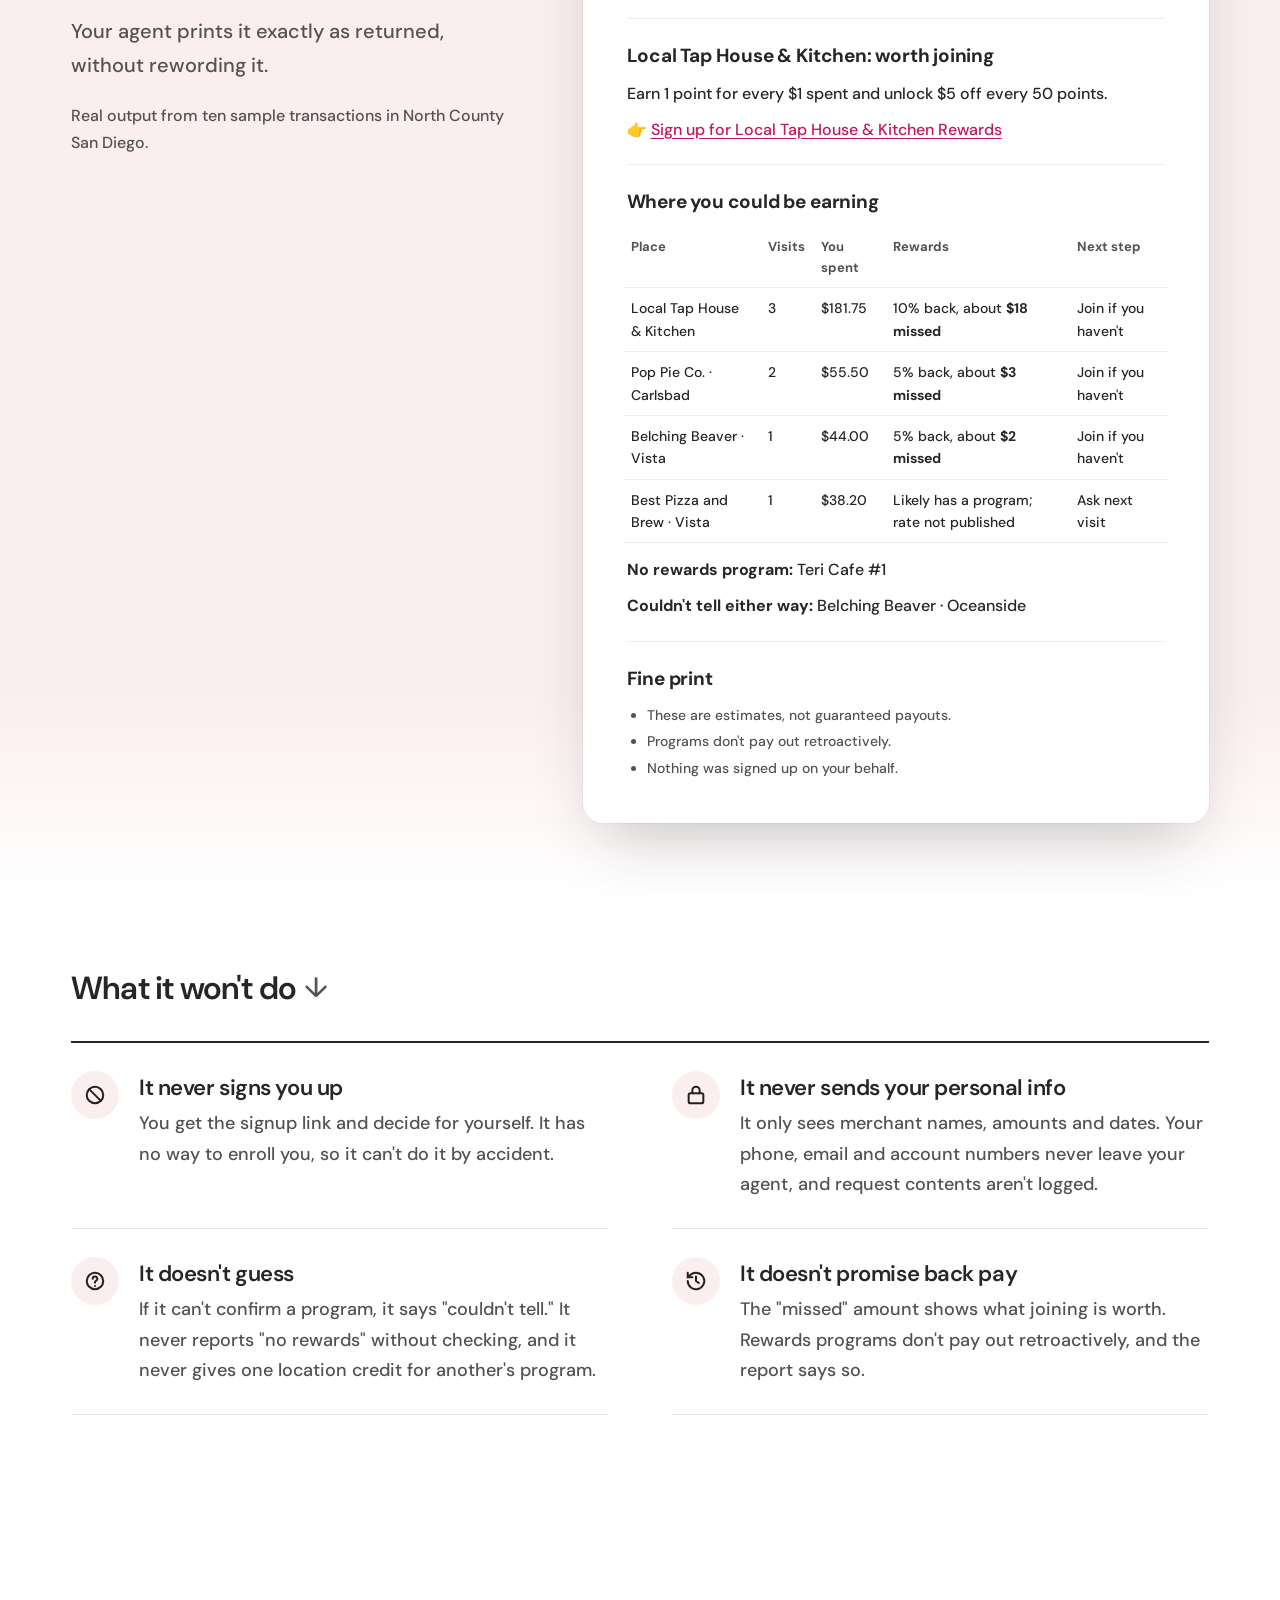
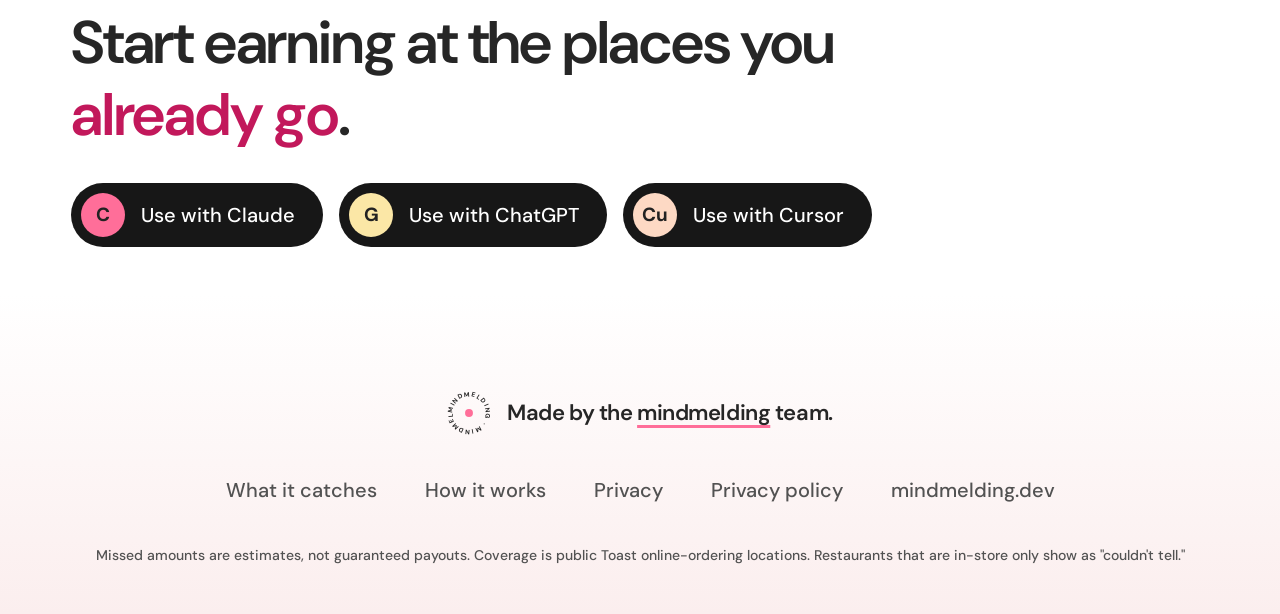
<file: lmcp/index.html>
<!DOCTYPE html>
<html lang="en">
<head>
<meta charset="UTF-8">
<meta name="viewport" content="width=device-width, initial-scale=1.0">
<title>Loyalty MCP · Find the rewards you're missing</title>
<meta name="description" content="Free MCP server: Claude, ChatGPT or Cursor checks your restaurant spend against 13,326 live rewards programs at 28,253 restaurants. You see what you missed and where to join. No key, no signup, and nothing gets signed up for you.">
<meta property="og:type" content="website">
<meta property="og:title" content="Loyalty MCP · Find the rewards you're missing">
<meta property="og:description" content="Your AI agent checks your dining spend against 13,326 live restaurant rewards programs and tells you where you should have been earning.">
<meta property="og:site_name" content="Loyalty MCP by mindmelding">
<meta property="og:url" content="https://mindmelding.dev/lmcp/">
<meta property="og:image" content="https://mindmelding.dev/lmcp/og.png">
<meta property="og:image:width" content="1200">
<meta property="og:image:height" content="630">
<meta property="og:image:alt" content="Loyalty MCP: every restaurant tab is a reward you either earned or left on the table.">
<meta name="twitter:card" content="summary_large_image">
<link rel="canonical" href="https://mindmelding.dev/lmcp/">
<script type="application/ld+json">
{
  "@context": "https://schema.org",
  "@type": "SoftwareApplication",
  "name": "Loyalty MCP",
  "url": "https://mindmelding.dev/lmcp/",
  "applicationCategory": "FinanceApplication",
  "operatingSystem": "Any (remote MCP server)",
  "description": "Free MCP server that tells an AI assistant which restaurants on a card statement have a live rewards program, what was missed and where to join. Covers 28,253 Toast restaurants (13,326 with a live program) plus 246 national chains, rechecked weekly. No API key, no signup, and it never signs you up.",
  "isAccessibleForFree": true,
  "offers": { "@type": "Offer", "price": "0", "priceCurrency": "USD" },
  "featureList": "Match card and bank descriptors to restaurants; look up live rewards programs; estimate missed rewards; signup links",
  "image": "https://mindmelding.dev/lmcp/og.png",
  "publisher": { "@type": "Organization", "name": "mindmelding", "url": "https://mindmelding.dev/" }
}
</script>
<link rel="icon" href="data:image/svg+xml,%3Csvg xmlns='http://www.w3.org/2000/svg' viewBox='0 0 64 64'%3E%3Ccircle cx='32' cy='32' r='30' fill='%23ff6e99'/%3E%3Cpath d='M20 34l8 8 16-18' stroke='%23222' stroke-width='6' fill='none' stroke-linecap='round' stroke-linejoin='round'/%3E%3C/svg%3E">
<link rel="preconnect" href="https://fonts.googleapis.com">
<link rel="preconnect" href="https://fonts.gstatic.com" crossorigin>
<link href="https://fonts.googleapis.com/css2?family=DM+Mono:wght@500&family=DM+Sans:opsz,wght@9..40,400;9..40,500;9..40,600;9..40,700&display=swap" rel="stylesheet">
<style>
  :root {
    --blush: #fbeeee;
    --hotpink: #ff6e99;
    --pink-text: #c2185b; /* hot pink for text on light backgrounds: 5.3:1 on #fbf1f1, 5.9:1 on white */
    --ink: #222222;
    --ink-900: #171717;
    --ink-800: #262626;
    --ink-600: #525252;
    --ink-400: #a3a3a3;
    --paper: #ffffff;
    --mint: #cdeee0;
    --lilac: #ddd3f5;
    --sky: #cfe6f2;
    --butter: #fbe7a6;
    --peach: #fdd9c4;
    --rose: #ffd0de;
    --wrap: 1170px;
    --radius-card: 20px;
    --ease: cubic-bezier(.2, .7, .2, 1);
  }

  *, *::before, *::after { box-sizing: border-box; }
  html { -webkit-text-size-adjust: 100%; scroll-behavior: smooth; }
  body {
    margin: 0;
    font-family: "DM Sans", system-ui, sans-serif;
    font-weight: 500;
    line-height: 1.5;
    color: var(--ink-600);
    background: var(--paper);
    min-height: 100vh;
    display: flex;
    flex-direction: column;
    overflow-x: hidden;
  }
  h1, h2, h3, h4, p, ul, ol, figure { margin: 0; }
  ul, ol { padding: 0; list-style: none; }
  a { color: inherit; text-decoration: none; }
  button { font: inherit; color: inherit; background: none; border: 0; padding: 0; cursor: pointer; }
  img, svg { display: block; }
  :focus-visible { outline: 3px solid var(--ink-900); outline-offset: 3px; border-radius: 6px; box-shadow: 0 0 0 6px var(--hotpink); }

  .wrap { width: 100%; max-width: var(--wrap); margin: 0 auto; padding: 0 16px; }
  .sr-only { position: absolute; width: 1px; height: 1px; overflow: hidden; clip: rect(0 0 0 0); white-space: nowrap; }

  /* ---------- Header ---------- */
  .site-header { background: var(--blush); position: relative; z-index: 10; }
  .site-header .wrap { display: flex; justify-content: space-between; align-items: center; padding-top: 32px; padding-bottom: 32px; }

  .brand { display: inline-flex; align-items: baseline; gap: 10px; color: var(--ink); }
  .brand-word { display: inline-flex; font-weight: 700; font-size: 28px; letter-spacing: -0.03em; line-height: 1; }
  .brand-word span { display: inline-block; transition: transform .35s var(--ease); }
  .brand-word span:nth-child(1) { transform: rotate(-6deg) translateY(1px); }
  .brand-word span:nth-child(2) { transform: rotate(4deg) translateY(-2px); }
  .brand-word span:nth-child(3) { transform: rotate(-3deg); }
  .brand-word span:nth-child(4) { transform: rotate(7deg) translateY(-1px); }
  .brand-word span:nth-child(5) { transform: rotate(-5deg) translateY(2px); }
  .brand-word span:nth-child(6) { transform: rotate(3deg) translateY(-2px); }
  .brand-word span:nth-child(7) { transform: rotate(-4deg); }
  .brand:hover .brand-word span { transform: none; }
  .brand-tag {
    font-size: 13px; font-weight: 600; letter-spacing: .02em;
    background: var(--ink); color: var(--blush);
    padding: 3px 9px 4px; border-radius: 999px; transform: rotate(-4deg) translateY(-3px);
  }

  .nav ul { display: flex; gap: 8px; }
  .nav a { display: block; font-size: 20px; line-height: 1.6; padding: 0 12px; transition: color .2s; }
  .nav a:hover { color: var(--ink-800); }
  .nav .nav-mm { color: var(--ink-800); }
  @media (max-width: 860px) {
    .nav li:not(.keep) { display: none; }
    .nav a { font-size: 18px; padding: 0 4px; }
    .brand-word { font-size: 24px; }
  }

  /* ---------- Hero ---------- */
  .hero {
    background: linear-gradient(to bottom, var(--blush), var(--blush) 85%, var(--paper));
    color: var(--ink-900);
    padding: 48px 0 64px;
  }
  @media (min-width: 768px) { .hero { padding: 112px 0 96px; } }

  .hero h1 {
    font-size: clamp(34px, 5.4vw, 60px);
    font-weight: 600;
    color: var(--ink-800);
    line-height: 1.25;
    letter-spacing: -0.02em;
    margin-bottom: 24px;
    max-width: 1020px;
  }
  .pink { color: var(--pink-text); }
  .squiggle { position: relative; white-space: nowrap; }
  .squiggle svg { position: absolute; left: 0; right: 0; bottom: -0.12em; width: 100%; height: .28em; overflow: visible; }
  .squiggle path { stroke: var(--hotpink); stroke-width: 5; fill: none; stroke-linecap: round; stroke-dasharray: 600; stroke-dashoffset: 600; animation: draw 1.4s .6s var(--ease) forwards; }
  @keyframes draw { to { stroke-dashoffset: 0; } }

  .hero-lede {
    font-size: clamp(18px, 2vw, 24px);
    line-height: 1.7;
    letter-spacing: -0.015em;
    color: var(--ink-600);
    max-width: 860px;
    margin-bottom: 48px;
  }
  @media (min-width: 768px) { .hero h1 { margin-bottom: 32px; } .hero-lede { margin-bottom: 56px; } }

  .cta-row { display: flex; flex-wrap: wrap; gap: 16px; }

  /* Pill button with a round badge. On hover an arrow slides through the badge. */
  .pill {
    display: inline-flex; align-items: center;
    background: var(--ink-900); color: #fff;
    font-size: 20px; line-height: 1;
    padding: 10px 28px 10px 10px;
    border-radius: 999px;
    transition: background-color .2s, transform .2s var(--ease);
  }
  .pill:hover { background: var(--ink-800); }
  .pill:active { transform: scale(.98); }
  .pill-badge {
    position: relative; overflow: hidden;
    width: 44px; height: 44px; border-radius: 999px;
    display: grid; place-items: center;
    font-weight: 700; font-size: 20px; color: var(--ink);
    background: var(--hotpink);
    transition: background-color .3s ease;
    flex-shrink: 0;
  }
  .pill-badge.alt { background: var(--butter); }
  .pill-badge.peach { background: var(--peach); }
  .pill-badge .letter { font-size: .95em; }
  .free-note { margin-top: 18px; font-size: 16px; color: var(--ink-600); line-height: 1.5; }
  .free-note code, .modal-foot code { font-family: "DM Mono", ui-monospace, monospace; font-size: .9em; word-break: break-all; }
  .setup-box { margin-bottom: 16px; }
  .box-copy { font: inherit; font-size: 13px; font-weight: 600; border: 0; background: transparent; color: var(--pink-text); cursor: pointer; padding: 4px 6px; }
  .pill-badge .letter { transition: opacity .25s, transform .3s var(--ease); }
  .pill-badge .arrow {
    position: absolute; top: 50%; left: -20px; transform: translateY(-50%);
    opacity: 0; transition: opacity .3s, left .3s var(--ease);
  }
  .pill-label { margin-left: 16px; margin-top: 1px; }
  @media (hover: hover) {
    .pill:hover .pill-badge { background: #fff; }
    .pill:hover .letter { opacity: 0; transform: translateX(16px); }
    .pill:hover .arrow { opacity: 1; left: 50%; transform: translate(-50%, -50%); }
  }
  .pill.ghost { background: transparent; color: var(--ink-800); box-shadow: inset 0 0 0 2px var(--ink-800); }
  .pill.ghost:hover { background: var(--ink-900); color: #fff; }

  /* ---------- Marquee ---------- */
  .marquee {
    margin-top: 64px;
    overflow: hidden;
    -webkit-mask-image: linear-gradient(to right, transparent, #000 5%, #000 95%, transparent);
            mask-image: linear-gradient(to right, transparent, #000 5%, #000 95%, transparent);
  }
  .marquee-track { display: flex; width: max-content; animation: marquee 60s linear infinite; }
  .marquee:hover .marquee-track { animation-play-state: paused; }
  .marquee-item {
    display: flex; align-items: center; gap: 64px; padding-right: 64px;
    font-size: clamp(22px, 2.6vw, 32px); font-weight: 600; letter-spacing: -0.02em;
    color: var(--ink); opacity: .3; white-space: nowrap;
  }
  .marquee-item::after { content: "✺"; font-size: .7em; }
  @keyframes marquee { to { transform: translateX(-50%); } }
  .marquee-caption { margin-top: 16px; font-size: 16px; color: var(--ink-600); }

  /* ---------- Section scaffolding ---------- */
  section { scroll-margin-top: 24px; }
  .section { padding: 48px 0; }
  @media (min-width: 768px) { .section { padding: 72px 0; } }
  .section-head { display: flex; align-items: center; margin-bottom: 32px; }
  .section-head h2, .h2 {
    font-size: clamp(28px, 3vw, 32px); font-weight: 600; color: var(--ink-800);
    line-height: 1.2; letter-spacing: -0.025em;
  }
  .bounce { font-size: 28px; color: var(--ink-600); margin-left: 8px; animation: arrow-bounce 1.5s infinite ease-in-out; }
  @keyframes arrow-bounce {
    0%, 10% { transform: translateY(0); } 25% { transform: translateY(-6px); } 40% { transform: translateY(3px); }
    55% { transform: translateY(-2px); } 65% { transform: translateY(1px); } 75%, 100% { transform: translateY(0); }
  }
  .section-sub { font-size: 20px; line-height: 1.7; max-width: 720px; margin: -16px 0 40px; }

  /* ---------- Stats ---------- */
  .stats { display: grid; grid-template-columns: repeat(2, 1fr); gap: 32px 24px; }
  @media (min-width: 900px) { .stats { grid-template-columns: repeat(4, 1fr); } }
  .stat-num { font-size: clamp(40px, 5vw, 64px); font-weight: 600; letter-spacing: -0.04em; color: var(--ink-800); line-height: 1.05; font-variant-numeric: tabular-nums; }
  .stat-num .pink { font-size: .6em; vertical-align: .55em; margin-left: 2px; }
  .stat-label { font-size: 18px; line-height: 1.5; margin-top: 8px; max-width: 240px; }

  /* ---------- Catch grid ---------- */
  .grid { display: grid; grid-template-columns: 1fr; gap: 56px 40px; }
  @media (min-width: 560px) { .grid { grid-template-columns: repeat(2, 1fr); } }
  @media (min-width: 960px) { .grid { grid-template-columns: repeat(3, 1fr); } }

  .card-art {
    aspect-ratio: 2 / 1.15;
    border-radius: 4px;
    padding: 22px;
    display: flex; flex-direction: column; justify-content: center; gap: 14px;
    margin-bottom: 18px;
    transition: transform .2s ease-in-out, box-shadow .2s ease-in-out;
    position: relative; overflow: hidden;
  }
  @media (min-width: 768px) and (hover: hover) {
    .card:hover .card-art { transform: rotate(-3deg) scale(1.08); box-shadow: 0 25px 50px -12px rgba(0,0,0,.25); }
  }
  .bg-mint { background: var(--mint); } .bg-lilac { background: var(--lilac); } .bg-sky { background: var(--sky); }
  .bg-butter { background: var(--butter); } .bg-peach { background: var(--peach); } .bg-rose { background: var(--rose); }

  .swipe {
    font-family: "DM Mono", ui-monospace, monospace; font-size: 14px; letter-spacing: .02em;
    background: #fff; color: var(--ink); padding: 10px 14px; border-radius: 10px;
    box-shadow: 0 1px 0 rgba(0,0,0,.06);
    display: flex; justify-content: space-between; gap: 12px; align-self: flex-start; max-width: 100%;
    transform: rotate(-1.5deg);
  }
  .swipe .amt { color: var(--ink-600); }
  .verdict {
    align-self: flex-end;
    display: inline-flex; align-items: center; gap: 8px;
    background: var(--ink-900); color: #fff; font-size: 15px; font-weight: 600;
    padding: 8px 14px 9px; border-radius: 999px; transform: rotate(2deg);
  }
  .dot { width: 9px; height: 9px; border-radius: 99px; background: var(--hotpink); flex-shrink: 0; }
  .dot.live { background: #5ee6a8; } .dot.off { background: #a3a3a3; } .dot.unknown { background: #7cc4ff; }
  .dot.inferred { background: #ffd24d; } .dot.skip { background: #ff9a6b; }

  .card h3 { font-size: 24px; font-weight: 600; color: var(--ink-800); line-height: 1.2; letter-spacing: -0.02em; margin-bottom: 6px; }
  .card p { font-size: 18px; line-height: 1.75; }

  /* ---------- How it works ---------- */
  .steps { display: grid; gap: 40px; grid-template-columns: 1fr; counter-reset: step; }
  @media (min-width: 900px) { .steps { grid-template-columns: repeat(3, 1fr); } }
  .step { border-top: 2px solid var(--ink-800); padding-top: 20px; }
  .step-n { font-size: 56px; font-weight: 600; color: var(--pink-text); letter-spacing: -0.04em; line-height: 1; margin-bottom: 16px; }
  .step h3 { font-size: 24px; font-weight: 600; color: var(--ink-800); letter-spacing: -0.02em; margin-bottom: 8px; line-height: 1.25; }
  .step p { font-size: 18px; line-height: 1.75; }

  /* ---------- Report preview ---------- */
  .report-band { background: linear-gradient(to bottom, var(--paper), var(--blush) 18%, var(--blush) 82%, var(--paper)); }
  .report-layout { display: grid; gap: 48px; align-items: start; grid-template-columns: 1fr; }
  .report-layout > * { min-width: 0; }
  @media (min-width: 980px) { .report-layout { grid-template-columns: 5fr 7fr; gap: 64px; } }
  .report-copy .h2 { margin-bottom: 20px; }
  .report-copy p { font-size: 20px; line-height: 1.7; margin-bottom: 20px; }
  .report-copy .note { font-size: 16px; color: var(--ink-600); }
  @media (min-width: 980px) { .report-copy { position: sticky; top: 40px; } }

  .paper {
    background: #fff; border-radius: var(--radius-card);
    padding: 28px 24px; color: var(--ink-800);
    box-shadow: 0 30px 60px -20px rgba(34,34,34,.25), 0 0 0 1px rgba(34,34,34,.04);
    transform: rotate(1deg);
    font-size: 16px; line-height: 1.6;
  }
  @media (min-width: 640px) { .paper { padding: 40px 44px; } }
  .paper h4 { font-size: 26px; font-weight: 700; letter-spacing: -0.02em; margin-bottom: 14px; line-height: 1.2; }
  .paper h5 { font-size: 19px; font-weight: 700; margin: 0 0 10px; letter-spacing: -0.01em; }
  .paper p { margin-bottom: 10px; }
  .paper hr { border: 0; border-top: 1px solid #eee; margin: 22px 0; }
  .paper a { color: var(--pink-text); text-decoration: underline; text-underline-offset: 3px; }
  .paper ul { list-style: disc; padding-left: 20px; }
  .paper li { margin-bottom: 4px; }
  .paper .muted { color: var(--ink-600); font-size: 14px; }
  .table-scroll { overflow-x: auto; margin: 0 -4px 14px; }
  .paper table { border-collapse: collapse; width: 100%; font-size: 14px; min-width: 520px; }
  .paper th, .paper td { text-align: left; padding: 9px 8px; border-bottom: 1px solid #eee; vertical-align: top; }
  .paper th { font-weight: 700; color: var(--ink-600); font-size: 13px; }
  .paper td.num { font-variant-numeric: tabular-nums; white-space: nowrap; }
  .hl { background: linear-gradient(transparent 55%, var(--rose) 55%); padding: 0 2px; }

  /* ---------- Principles ---------- */
  .principles { display: grid; grid-template-columns: 1fr; gap: 0; border-top: 2px solid var(--ink-800); }
  @media (min-width: 800px) { .principles { grid-template-columns: repeat(2, 1fr); column-gap: 64px; } }
  .principle { display: flex; gap: 20px; padding: 28px 0; border-bottom: 1px solid #e7e7e7; }
  .principle-icon {
    width: 48px; height: 48px; border-radius: 999px; flex-shrink: 0;
    display: grid; place-items: center; background: var(--blush); color: var(--ink);
  }
  .principle h3 { font-size: 22px; font-weight: 600; color: var(--ink-800); letter-spacing: -0.02em; margin-bottom: 4px; }
  .principle p { font-size: 18px; line-height: 1.7; }

  /* ---------- Closing CTA ---------- */
  .closing { text-align: left; padding: 72px 0 32px; }
  @media (min-width: 768px) { .closing { padding: 120px 0 48px; } }
  .closing h2 {
    font-size: clamp(34px, 5.4vw, 60px); font-weight: 600; color: var(--ink-800);
    line-height: 1.2; letter-spacing: -0.02em; margin-bottom: 32px; max-width: 900px;
  }

  /* ---------- Footer ---------- */
  .site-footer { background: linear-gradient(to bottom, var(--paper), var(--blush)); padding: 96px 0 48px; margin-top: auto; }
  .made-by { display: flex; align-items: center; gap: 16px; flex-wrap: wrap; margin-bottom: 40px; }
  @media (min-width: 768px) { .made-by { justify-content: center; } }
  .spin { animation: spin 15s linear infinite; }
  @keyframes spin { to { transform: rotate(360deg); } }
  .made-by p { font-size: 22px; color: var(--ink-800); font-weight: 600; letter-spacing: -0.02em; }
  .made-by a { text-decoration: underline; text-decoration-color: var(--hotpink); text-decoration-thickness: 3px; text-underline-offset: 5px; transition: color .2s; }
  .made-by a:hover { color: var(--pink-text); }
  .foot-links { display: flex; flex-direction: column; gap: 20px; }
  @media (min-width: 768px) { .foot-links { flex-direction: row; justify-content: center; gap: 0; } }
  .foot-links a { font-size: 20px; transition: color .2s; }
  @media (min-width: 768px) { .foot-links a { padding: 0 24px; } }
  .foot-links a:hover { color: #000; }
  .fine { margin-top: 40px; font-size: 14px; color: var(--ink-600); }
  @media (min-width: 768px) { .fine { text-align: center; } }

  /* ---------- Scroll to top ---------- */
  .to-top {
    position: fixed; bottom: 32px; right: 32px; z-index: 20;
    width: 48px; height: 48px; border-radius: 999px;
    background: #000; color: #e5e5e5;
    display: grid; place-items: center;
    opacity: 0; pointer-events: none; transform: translateY(8px);
    transition: opacity .3s, transform .3s var(--ease), box-shadow .2s, color .2s;
  }
  .to-top.show { opacity: 1; pointer-events: auto; transform: none; }
  .to-top:hover { color: #fff; box-shadow: 0 4px 6px -1px rgba(0,0,0,.25); }
  @media (max-width: 600px) { .to-top { bottom: 16px; right: 16px; } }

  /* ---------- Modal ---------- */
  dialog.modal {
    width: min(640px, calc(100vw - 32px));
    max-height: calc(100vh - 48px);
    padding: 0; border: 0; border-radius: 28px;
    background: var(--blush); color: var(--ink-600);
    box-shadow: 0 40px 80px -20px rgba(0,0,0,.45);
    overflow: auto;
  }
  dialog.modal::backdrop { background: rgba(23,23,23,.55); backdrop-filter: blur(3px); }
  dialog.modal[open] { animation: pop .35s var(--ease); }
  dialog.modal[open]::backdrop { animation: fade .3s ease; }
  @keyframes pop { from { opacity: 0; transform: translateY(24px) scale(.97); } }
  @keyframes fade { from { opacity: 0; } }

  .modal-inner { padding: 28px 22px 26px; position: relative; }
  @media (min-width: 640px) { .modal-inner { padding: 40px 40px 36px; } }
  .modal-close {
    position: absolute; top: 18px; right: 18px;
    width: 44px; height: 44px; border-radius: 999px;
    background: var(--ink-900); color: #fff; display: grid; place-items: center;
    transition: transform .3s var(--ease), background-color .2s;
  }
  .modal-close:hover { transform: rotate(90deg); background: var(--ink-800); }
  .modal-kicker { display: inline-flex; align-items: center; gap: 12px; margin-bottom: 18px; padding-right: 52px; }
  .modal-kicker .pill-badge { width: 40px; height: 40px; font-size: 18px; }
  .modal-kicker span.k { font-size: 16px; font-weight: 600; color: var(--ink-600); }
  .modal h2 { font-size: clamp(30px, 5vw, 40px); font-weight: 600; color: var(--ink-800); letter-spacing: -0.025em; line-height: 1.15; margin-bottom: 12px; padding-right: 48px; }
  .modal-lede { font-size: 18px; line-height: 1.7; margin-bottom: 24px; }
  .modal-steps { display: grid; gap: 10px; margin-bottom: 24px; counter-reset: ms; }
  .modal-steps li { display: flex; gap: 12px; align-items: baseline; font-size: 17px; line-height: 1.5; color: var(--ink-800); }
  .modal-steps li::before {
    counter-increment: ms; content: counter(ms);
    width: 26px; height: 26px; border-radius: 99px; flex-shrink: 0;
    display: inline-grid; place-items: center; font-size: 14px; font-weight: 700;
    background: var(--hotpink); color: var(--ink); transform: translateY(-1px);
  }
  .prompt-box {
    background: #fff; border-radius: 18px; padding: 18px 18px 16px;
    box-shadow: 0 0 0 1px rgba(34,34,34,.06);
    margin-bottom: 20px;
  }
  .prompt-head { display: flex; justify-content: space-between; align-items: center; margin-bottom: 10px; }
  .prompt-head span { font-size: 13px; font-weight: 600; letter-spacing: .06em; text-transform: uppercase; color: var(--ink-600); }
  .prompt-text {
    font-family: "DM Mono", ui-monospace, monospace; font-size: 14px; line-height: 1.7;
    color: var(--ink-800); white-space: pre-wrap; margin: 0;
    max-height: 220px; overflow: auto;
  }
  .modal-actions { display: flex; flex-wrap: wrap; gap: 12px; align-items: center; }
  .modal-actions .pill { font-size: 18px; }
  .copy-status { font-size: 15px; color: var(--ink-600); min-height: 1.5em; }
  .pill.copied .pill-badge { background: #5ee6a8; }
  .modal-foot { margin-top: 20px; font-size: 14px; color: var(--ink-600); line-height: 1.6; }

  /* ---------- Reveal on scroll ---------- */
  .js .reveal { opacity: 0; transform: translateY(24px); transition: opacity .8s var(--ease), transform .8s var(--ease); }
  .js .reveal.in { opacity: 1; transform: none; }

  @media (prefers-reduced-motion: reduce) {
    *, *::before, *::after { animation-duration: .01ms !important; animation-iteration-count: 1 !important; transition-duration: .01ms !important; }
    .marquee-track { animation: none; }
    .squiggle path { stroke-dashoffset: 0; }
    .js .reveal { opacity: 1; transform: none; }
  }
</style>
<!-- PostHog (project 677157): page views with UTM tags. No cookies or local storage, no recordings. -->
<script>
  !function(t,e){var o,n,p,r;e.__SV||(window.posthog=e,e._i=[],e.init=function(i,s,a){function g(t,e){var o=e.split(".");2==o.length&&(t=t[o[0]],e=o[1]),t[e]=function(){t.push([e].concat(Array.prototype.slice.call(arguments,0)))}}(p=t.createElement("script")).type="text/javascript",p.crossOrigin="anonymous",p.async=!0,p.src=s.api_host.replace(".i.posthog.com","-assets.i.posthog.com")+"/static/array.js",(r=t.getElementsByTagName("script")[0]).parentNode.insertBefore(p,r);var u=e;for(void 0!==a?u=e[a]=[]:a="posthog",u.people=u.people||[],u.toString=function(t){var e="posthog";return"posthog"!==a&&(e+="."+a),t||(e+=" (stub)"),e},u.people.toString=function(){return u.toString(1)+".people (stub)"},o="init capture register register_once register_for_session unregister unregister_for_session getFeatureFlag getFeatureFlagPayload isFeatureEnabled reloadFeatureFlags updateEarlyAccessFeatureEnrollment getEarlyAccessFeatures on onFeatureFlags onSessionId getSurveys getActiveMatchingSurveys renderSurvey canRenderSurvey getNextSurveyStep identify setPersonProperties group resetGroups setPersonPropertiesForFlags resetPersonPropertiesForFlags setGroupPropertiesForFlags resetGroupPropertiesForFlags reset get_distinct_id getGroups get_session_id get_session_replay_url alias set_config startSessionRecording stopSessionRecording sessionRecordingStarted captureException loadToolbar get_property getSessionProperty createPersonProfile opt_in_capturing opt_out_capturing has_opted_in_capturing has_opted_out_capturing clear_opt_in_out_capturing debug".split(" "),n=0;n<o.length;n++)g(u,o[n]);e._i.push([i,s,a])},e.__SV=1)}(document,window.posthog||[]);
  posthog.init('phc_CSLQ6YZgXfkmFEvttfxVarxLJ2vVfjQ2ZQJ4BXdHLCvN', {
    api_host: 'https://us.i.posthog.com',
    persistence: 'memory',
    person_profiles: 'identified_only',
    disable_session_recording: true,
    autocapture: false,
    capture_pageview: true,
    capture_pageleave: false
  });
  // Our own visits and previews count as tests: add ?is_test=1, or open on localhost / a preview host.
  posthog.register({
    is_test: /[?&]is_test=1\b/.test(location.search) || !/^(www\.)?mindmelding\.dev$/.test(location.hostname),
    site: 'lmcp'
  });
</script>
</head>
<body>
<script>document.documentElement.classList.add('js');</script>

<header class="site-header">
  <div class="wrap">
    <a href="./" class="brand" aria-label="Loyalty MCP home">
      <span class="brand-word" aria-hidden="true"><span>l</span><span>o</span><span>y</span><span>a</span><span>l</span><span>t</span><span>y</span></span>
      <span class="brand-tag">mcp</span>
    </a>
    <nav class="nav" aria-label="Main">
      <ul>
        <li><a href="#catches">What it catches</a></li>
        <li><a href="#how">How it works</a></li>
        <li><a href="#promises">Privacy</a></li>
        <li class="keep"><a class="nav-mm" href="https://mindmelding.dev" target="_blank" rel="noopener">mindmelding ↗&#xFE0E;</a></li>
      </ul>
    </nav>
  </div>
</header>

<main>
  <!-- Hero -->
  <section class="hero">
    <div class="wrap">
      <h1 class="reveal">
        Every restaurant tab is a reward you either earned or
        <span class="pink squiggle">left on the table<svg viewBox="0 0 300 12" preserveAspectRatio="none" aria-hidden="true"><path d="M2 8 C 40 2, 70 12, 110 6 S 180 2, 220 7 S 280 10, 298 4"/></svg></span>.
      </h1>
      <p class="hero-lede reveal" style="transition-delay:.1s">
        Loyalty MCP gives your AI agent a map of 28,253 restaurants and their 13,326 live rewards programs (as of October 22, 2026). Hand it your dining transactions and it shows where you should have been earning, how much you missed, and where to sign up. It never signs you up for anything.
      </p>
      <div class="cta-row reveal" style="transition-delay:.2s">
        <button class="pill" type="button" data-agent="claude">
          <span class="pill-badge"><span class="letter">C</span><svg class="arrow" width="20" height="20" viewBox="0 0 24 24" fill="none" stroke="currentColor" stroke-width="2.5" stroke-linecap="round" stroke-linejoin="round" aria-hidden="true"><path d="M5 12h14M13 6l6 6-6 6"/></svg></span>
          <span class="pill-label">Use with Claude</span>
        </button>
        <button class="pill" type="button" data-agent="chatgpt">
          <span class="pill-badge alt"><span class="letter">G</span><svg class="arrow" width="20" height="20" viewBox="0 0 24 24" fill="none" stroke="currentColor" stroke-width="2.5" stroke-linecap="round" stroke-linejoin="round" aria-hidden="true"><path d="M5 12h14M13 6l6 6-6 6"/></svg></span>
          <span class="pill-label">Use with ChatGPT</span>
        </button>
        <button class="pill" type="button" data-agent="cursor">
          <span class="pill-badge peach"><span class="letter">Cu</span><svg class="arrow" width="20" height="20" viewBox="0 0 24 24" fill="none" stroke="currentColor" stroke-width="2.5" stroke-linecap="round" stroke-linejoin="round" aria-hidden="true"><path d="M5 12h14M13 6l6 6-6 6"/></svg></span>
          <span class="pill-label">Use with Cursor</span>
        </button>
      </div>

      <p class="free-note reveal" style="transition-delay:.25s">Free. No API key, no signup. Also works in Claude Code, VS Code and any MCP client: <code>https://loyalty-overlay.fly.dev/mcp?src=site</code></p>

      <div class="marquee reveal" style="transition-delay:.3s" aria-hidden="true">
        <div class="marquee-track" id="marquee-track"></div>
      </div>
      <p class="marquee-caption reveal" style="transition-delay:.35s">Restaurants in 353 cities across 46 states, recrawled weekly.</p>
    </div>
  </section>

  <!-- Stats -->
  <section class="section" aria-label="Coverage">
    <div class="wrap">
      <div class="stats">
        <div class="reveal"><div class="stat-num">28,253</div><p class="stat-label">Toast restaurants checked against their own loyalty flag</p></div>
        <div class="reveal" style="transition-delay:.08s"><div class="stat-num">13,326</div><p class="stat-label">with a live rewards program you can join today</p></div>
        <div class="reveal" style="transition-delay:.16s"><div class="stat-num">353</div><p class="stat-label">US cities covered, from Honolulu to Philadelphia</p></div>
        <div class="reveal" style="transition-delay:.24s"><div class="stat-num">0</div><p class="stat-label">phone numbers, emails or account numbers sent anywhere</p></div>
      </div>
    </div>
  </section>

  <!-- What it catches -->
  <section class="section" id="catches">
    <div class="wrap">
      <div class="section-head reveal">
        <h2>What it catches</h2>
        <span class="bounce" aria-hidden="true">↓</span>
      </div>
      <p class="section-sub reveal">General-purpose agents guess from the merchant name. Loyalty MCP matches each card line to a specific location and checks that location's actual program.</p>

      <div class="grid">
        <article class="card reveal">
          <div class="card-art bg-mint">
            <div class="swipe"><span>TST*LOCAL TAP HOUSE &amp; KI</span><span class="amt">$181.75</span></div>
            <div class="verdict"><span class="dot live"></span>Live · 10% back</div>
          </div>
          <h3>The regular you never joined</h3>
          <p>Three visits and $182 with no points. The program is live, so you get the signup link.</p>
        </article>

        <article class="card reveal" style="transition-delay:.08s">
          <div class="card-art bg-lilac">
            <div class="swipe"><span>TST*TERI CAFE 1</span><span class="amt">$18.75</span></div>
            <div class="verdict"><span class="dot off"></span>No program</div>
          </div>
          <h3>Rewards on the website, not in the till</h3>
          <p>The site talks about rewards, but Toast has them switched off. You hear that instead of chasing a dead end.</p>
        </article>

        <article class="card reveal" style="transition-delay:.16s">
          <div class="card-art bg-sky">
            <div class="swipe"><span>TST*BELCHING BEAVER - OC</span><span class="amt">$36.00</span></div>
            <div class="verdict"><span class="dot unknown"></span>Couldn't tell</div>
          </div>
          <h3>Same name, different location</h3>
          <p>The Vista taproom earns. The Oceanside one isn't confirmed, so it isn't given Vista's program.</p>
        </article>

        <article class="card reveal">
          <div class="card-art bg-butter">
            <div class="swipe"><span>BEST PIZZA AND BRE VISTA</span><span class="amt">$38.20</span></div>
            <div class="verdict"><span class="dot inferred"></span>Likely · ask next visit</div>
          </div>
          <h3>Cut-off names still match</h3>
          <p>Card processors chop names mid-word. It still finds the restaurant and its signup page, and it won't invent a rate.</p>
        </article>

        <article class="card reveal" style="transition-delay:.08s">
          <div class="card-art bg-peach">
            <div class="swipe"><span>DOORDASH*TACOS</span><span class="amt">$29.90</span></div>
            <div class="verdict"><span class="dot skip"></span>Set aside</div>
          </div>
          <h3>Delivery doesn't count</h3>
          <p>Delivery app orders don't earn restaurant points, so they're left out of the math.</p>
        </article>

        <article class="card reveal" style="transition-delay:.16s">
          <div class="card-art bg-rose">
            <div class="swipe"><span>TST*NERVOUS CHARLIES AUSTIN</span><span class="amt">$22.40</span></div>
            <div class="verdict"><span class="dot live"></span>Live · join now</div>
          </div>
          <h3>Not just your neighborhood</h3>
          <p>It covers Austin, Chicago and Honolulu as well as the town it started in, and the map is refreshed every week.</p>
        </article>
      </div>
    </div>
  </section>

  <!-- How it works -->
  <section class="section" id="how">
    <div class="wrap">
      <div class="section-head reveal">
        <h2>How it works</h2>
        <span class="bounce" aria-hidden="true">↓</span>
      </div>
      <ol class="steps">
        <li class="step reveal">
          <div class="step-n">01</div>
          <h3>Your agent reads your dining spend</h3>
          <p>You paste a few lines from your card statement, or an agent like Muse pulls the restaurant, bar and coffee lines it already sees from Plaid or Monarch: the merchant name, amount and date, and nothing more.</p>
        </li>
        <li class="step reveal" style="transition-delay:.08s">
          <div class="step-n">02</div>
          <h3>Loyalty MCP matches the real location</h3>
          <p>Each card line is matched to one restaurant by slug and phone number, never by "a similar name in the same city." Then it checks whether that location's program is actually on.</p>
        </li>
        <li class="step reveal" style="transition-delay:.16s">
          <div class="step-n">03</div>
          <h3>You get one clear report</h3>
          <p>You see what you missed, which places are worth joining first, and a direct signup link for each. Places with no program, and places it couldn't confirm, are listed separately.</p>
        </li>
      </ol>
    </div>
  </section>

  <!-- Report preview -->
  <section class="section report-band" aria-labelledby="report-title">
    <div class="wrap report-layout">
      <div class="report-copy reveal">
        <h2 class="h2" id="report-title">The report you get back</h2>
        <p>It's short enough to read in your chat app: the bottom line first, then the best place to join, the full breakdown, and the fine print.</p>
        <p>Your agent prints it exactly as returned, without rewording it.</p>
        <p class="note">Real output from ten sample transactions in North County San Diego.</p>
      </div>

      <figure class="paper reveal" style="transition-delay:.1s" aria-label="Example rewards report">
        <h4>Your Rewards Check</h4>
        <p><strong>Bottom line:</strong> In this batch you left about <strong class="hl">$23</strong> in rewards on the table, all at a few live programs. Local Tap House &amp; Kitchen has a solid program (~10% back), and other places you visit are worth a look.</p>
        <hr>
        <h5>Local Tap House &amp; Kitchen: worth joining</h5>
        <p>Earn 1 point for every $1 spent and unlock $5 off every 50 points.</p>
        <p>👉 <a href="https://www.toasttab.com/local-tap-house-kitchen/rewardsSignup" target="_blank" rel="noopener">Sign up for Local Tap House &amp; Kitchen Rewards</a></p>
        <hr>
        <h5>Where you could be earning</h5>
        <div class="table-scroll">
          <table>
            <thead><tr><th>Place</th><th>Visits</th><th>You spent</th><th>Rewards</th><th>Next step</th></tr></thead>
            <tbody>
              <tr><td>Local Tap House &amp; Kitchen</td><td class="num">3</td><td class="num">$181.75</td><td>10% back, about <strong>$18 missed</strong></td><td>Join if you haven't</td></tr>
              <tr><td>Pop Pie Co. · Carlsbad</td><td class="num">2</td><td class="num">$55.50</td><td>5% back, about <strong>$3 missed</strong></td><td>Join if you haven't</td></tr>
              <tr><td>Belching Beaver · Vista</td><td class="num">1</td><td class="num">$44.00</td><td>5% back, about <strong>$2 missed</strong></td><td>Join if you haven't</td></tr>
              <tr><td>Best Pizza and Brew · Vista</td><td class="num">1</td><td class="num">$38.20</td><td>Likely has a program; rate not published</td><td>Ask next visit</td></tr>
            </tbody>
          </table>
        </div>
        <p><strong>No rewards program:</strong> Teri Cafe #1</p>
        <p><strong>Couldn't tell either way:</strong> Belching Beaver · Oceanside</p>
        <hr>
        <h5>Fine print</h5>
        <ul class="muted">
          <li>These are estimates, not guaranteed payouts.</li>
          <li>Programs don't pay out retroactively.</li>
          <li>Nothing was signed up on your behalf.</li>
        </ul>
      </figure>
    </div>
  </section>

  <!-- Promises -->
  <section class="section" id="promises">
    <div class="wrap">
      <div class="section-head reveal">
        <h2>What it won't do</h2>
        <span class="bounce" aria-hidden="true">↓</span>
      </div>
      <div class="principles">
        <div class="principle reveal">
          <span class="principle-icon" aria-hidden="true"><svg width="22" height="22" viewBox="0 0 24 24" fill="none" stroke="currentColor" stroke-width="2.2" stroke-linecap="round" stroke-linejoin="round"><circle cx="12" cy="12" r="9"/><path d="M5.6 5.6l12.8 12.8"/></svg></span>
          <div><h3>It never signs you up</h3><p>You get the signup link and decide for yourself. It has no way to enroll you, so it can't do it by accident.</p></div>
        </div>
        <div class="principle reveal" style="transition-delay:.08s">
          <span class="principle-icon" aria-hidden="true"><svg width="22" height="22" viewBox="0 0 24 24" fill="none" stroke="currentColor" stroke-width="2.2" stroke-linecap="round" stroke-linejoin="round"><rect x="4" y="10" width="16" height="11" rx="2"/><path d="M8 10V7a4 4 0 0 1 8 0v3"/></svg></span>
          <div><h3>It never sends your personal info</h3><p>It only sees merchant names, amounts and dates. Your phone, email and account numbers never leave your agent, and request contents aren't logged.</p></div>
        </div>
        <div class="principle reveal">
          <span class="principle-icon" aria-hidden="true"><svg width="22" height="22" viewBox="0 0 24 24" fill="none" stroke="currentColor" stroke-width="2.2" stroke-linecap="round" stroke-linejoin="round"><circle cx="12" cy="12" r="9"/><path d="M9.5 9.5a2.5 2.5 0 1 1 3.5 2.3c-.6.3-1 .9-1 1.6V14M12 17.5v.01"/></svg></span>
          <div><h3>It doesn't guess</h3><p>If it can't confirm a program, it says "couldn't tell." It never reports "no rewards" without checking, and it never gives one location credit for another's program.</p></div>
        </div>
        <div class="principle reveal" style="transition-delay:.08s">
          <span class="principle-icon" aria-hidden="true"><svg width="22" height="22" viewBox="0 0 24 24" fill="none" stroke="currentColor" stroke-width="2.2" stroke-linecap="round" stroke-linejoin="round"><path d="M3 12a9 9 0 1 0 3-6.7L3 8"/><path d="M3 3v5h5M12 7v5l3 2"/></svg></span>
          <div><h3>It doesn't promise back pay</h3><p>The "missed" amount shows what joining is worth. Rewards programs don't pay out retroactively, and the report says so.</p></div>
        </div>
      </div>
    </div>
  </section>

  <!-- Closing CTA -->
  <section class="closing">
    <div class="wrap">
      <h2 class="reveal">Start earning at the places you <span class="pink">already go</span>.</h2>
      <div class="cta-row reveal" style="transition-delay:.1s">
        <button class="pill" type="button" data-agent="claude">
          <span class="pill-badge"><span class="letter">C</span><svg class="arrow" width="20" height="20" viewBox="0 0 24 24" fill="none" stroke="currentColor" stroke-width="2.5" stroke-linecap="round" stroke-linejoin="round" aria-hidden="true"><path d="M5 12h14M13 6l6 6-6 6"/></svg></span>
          <span class="pill-label">Use with Claude</span>
        </button>
        <button class="pill" type="button" data-agent="chatgpt">
          <span class="pill-badge alt"><span class="letter">G</span><svg class="arrow" width="20" height="20" viewBox="0 0 24 24" fill="none" stroke="currentColor" stroke-width="2.5" stroke-linecap="round" stroke-linejoin="round" aria-hidden="true"><path d="M5 12h14M13 6l6 6-6 6"/></svg></span>
          <span class="pill-label">Use with ChatGPT</span>
        </button>
        <button class="pill" type="button" data-agent="cursor">
          <span class="pill-badge peach"><span class="letter">Cu</span><svg class="arrow" width="20" height="20" viewBox="0 0 24 24" fill="none" stroke="currentColor" stroke-width="2.5" stroke-linecap="round" stroke-linejoin="round" aria-hidden="true"><path d="M5 12h14M13 6l6 6-6 6"/></svg></span>
          <span class="pill-label">Use with Cursor</span>
        </button>
      </div>
    </div>
  </section>
</main>

<footer class="site-footer">
  <div class="wrap">
    <div class="made-by">
      <svg class="spin" width="44" height="44" viewBox="0 0 100 100" aria-hidden="true">
        <defs><path id="circ" d="M50 50 m-38 0 a38 38 0 1 1 76 0 a38 38 0 1 1 -76 0"/></defs>
        <text font-family="DM Sans, sans-serif" font-size="14.5" font-weight="700" letter-spacing="2" fill="#222"><textPath href="#circ">MINDMELDING · MINDMELDING ·</textPath></text>
        <circle cx="50" cy="50" r="9" fill="#ff6e99"/>
      </svg>
      <p>Made by the <a href="https://mindmelding.dev" target="_blank" rel="noopener">mindmelding</a> team.</p>
    </div>
    <ul class="foot-links">
      <li><a href="#catches">What it catches</a></li>
      <li><a href="#how">How it works</a></li>
      <li><a href="#promises">Privacy</a></li>
      <li><a href="privacy.html">Privacy policy</a></li>
      <li><a href="https://mindmelding.dev" target="_blank" rel="noopener">mindmelding.dev</a></li>
    </ul>
    <p class="fine">Missed amounts are estimates, not guaranteed payouts. Coverage is public Toast online-ordering locations. Restaurants that are in-store only show as "couldn't tell."</p>
  </div>
</footer>

<button class="to-top" id="to-top" type="button" aria-label="Scroll to top">
  <svg width="20" height="20" viewBox="0 0 24 24" fill="none" stroke="currentColor" stroke-width="2.5" stroke-linecap="round" stroke-linejoin="round" aria-hidden="true"><path d="M12 19V5M6 11l6-6 6 6"/></svg>
</button>

<!-- Agent modal -->
<dialog class="modal" id="agent-modal" aria-labelledby="modal-title">
  <div class="modal-inner">
    <form method="dialog">
      <button class="modal-close" type="submit" aria-label="Close">
        <svg width="18" height="18" viewBox="0 0 24 24" fill="none" stroke="currentColor" stroke-width="2.8" stroke-linecap="round" aria-hidden="true"><path d="M6 6l12 12M18 6L6 18"/></svg>
      </button>
    </form>
    <div class="modal-kicker">
      <span class="pill-badge" id="modal-badge"><span class="letter">M</span></span>
      <span class="k">Loyalty MCP ×&nbsp;<span id="modal-agent-name">Claude</span></span>
    </div>
    <h2 id="modal-title">Use with Claude</h2>
    <p class="modal-lede" id="modal-lede"></p>
    <ol class="modal-steps">
      <li id="modal-step-1">Copy the prompt below.</li>
      <li id="modal-step-2">Paste it into a new chat.</li>
      <li>Read your report and join the programs you want.</li>
    </ol>
    <div class="prompt-box setup-box" id="setup-box" hidden>
      <div class="prompt-head"><span id="setup-label">Setup</span><button class="box-copy" type="button" id="setup-copy">Copy</button></div>
      <pre class="prompt-text" id="setup-text"></pre>
    </div>
    <div class="prompt-box">
      <div class="prompt-head"><span>Prompt</span></div>
      <pre class="prompt-text" id="prompt-text"></pre>
    </div>
    <div class="modal-actions">
      <button class="pill" type="button" id="copy-btn">
        <span class="pill-badge"><svg width="20" height="20" viewBox="0 0 24 24" fill="none" stroke="currentColor" stroke-width="2.3" stroke-linecap="round" stroke-linejoin="round" aria-hidden="true"><rect x="9" y="9" width="11" height="11" rx="2"/><path d="M5 15V5a1 1 0 0 1 1-1h10"/></svg></span>
        <span class="pill-label" id="copy-label">Copy prompt</span>
      </button>
      <span class="copy-status" id="copy-status" role="status" aria-live="polite"></span>
    </div>
    <p class="modal-foot" id="modal-foot"></p>
  </div>
</dialog>

<script>
(function () {
  var MCP_URL = 'https://loyalty-overlay.fly.dev/mcp?src=site';
  var FREE_PROMPT =
        'Use the Loyalty MCP tools to check these card or bank lines for restaurant rewards I could be earning.\n\n' +
        'For each line, keep the full description exactly as printed. Call estimate_missed with all of them, then show me the report_markdown it returns, exactly as written.\n\n' +
        'SAMPLE lines (description, amount, date). Say the report is a sample, not my spending. I\'ll paste my own lines after:\n' +
        'TST*LOCAL TAP HOUSE & KI  $50.00  2026-10-01\n' +
        'TST*BELCHING BEAVER - VI  $36.00  2026-10-04\n' +
        '(Replace these two with lines from your own statement.)\n\n' +
        "Don't sign me up for anything.";
  var AGENTS = {
    claude: {
      name: 'Claude',
      letter: 'C',
      badge: 'var(--hotpink)',
      lede: 'Add Loyalty MCP as a connector once, then paste your card lines into any chat.',
      step1: 'In Claude, open Settings → Connectors → Add custom connector. Name it Loyalty MCP and paste the URL below. No OAuth needed.',
      step2: 'Start a new chat, copy the prompt below, and swap in your own lines.',
      setupLabel: 'Connector URL',
      setup: MCP_URL,
      prompt: FREE_PROMPT,
      foot: 'Free, with no API key and no signup. Your assistant sends merchant names, amounts and dates. Nothing else is shared, and you aren\'t signed up for anything.'
    },
    chatgpt: {
      name: 'ChatGPT',
      letter: 'G',
      badge: 'var(--butter)',
      lede: 'Add Loyalty MCP as an app once, then paste your card lines into a chat.',
      step1: 'In ChatGPT, open Settings → Apps → Advanced settings and turn on Developer mode. Then Create app, paste the URL below, and pick No authentication.',
      step2: 'In a new chat, turn on Loyalty MCP from the tools menu, then paste the prompt below with your own lines.',
      setupLabel: 'App URL',
      setup: MCP_URL,
      prompt: FREE_PROMPT,
      foot: 'Free, with no API key and no signup. Your assistant sends merchant names, amounts and dates. Nothing else is shared, and you aren\'t signed up for anything.'
    },
    cursor: {
      name: 'Cursor',
      letter: 'Cu',
      badge: 'var(--peach)',
      lede: 'Add Loyalty MCP to Cursor once, then ask in the agent chat.',
      step1: 'Add this to ~/.cursor/mcp.json (or Settings → MCP → Add new MCP server), then reload.',
      step2: 'Open the agent chat and paste the prompt below with your own lines.',
      setupLabel: 'mcp.json',
      setup: '{\n  "mcpServers": {\n    "loyalty": {\n      "url": "' + MCP_URL + '"\n    }\n  }\n}',
      prompt: FREE_PROMPT,
      foot: 'Free, with no API key and no signup. Your assistant sends merchant names, amounts and dates. Nothing else is shared, and you aren\'t signed up for anything.'
    },
    muse: {
      name: 'Muse',
      letter: 'M',
      badge: 'var(--hotpink)',
      foot: 'Muse and Instinct use the REST API, which still needs an API key. For a free, keyless setup use Claude, ChatGPT or Cursor.',
      lede: 'Paste this into Muse. It sets up Loyalty MCP as a connector, runs your last 90 days of bank transactions through it, and gives you back your rewards report.',
      step2: 'Paste it into a new Muse chat. When Muse asks for the API key, enter it in the connector settings.',
      prompt:
        'Set up Loyalty MCP as a custom connector, then check my rewards.\n\n' +
        '1. Create a custom connector named "Loyalty MCP" from this OpenAPI spec: https://loyalty-overlay.fly.dev/openapi.yaml\n' +
        'It uses Bearer token auth. Ask me for the API key in the connector settings, not in this chat.\n\n' +
        '2. From my connected bank accounts, take every transaction from the last 90 days, transfers included. ' +
        'Send them all in one call to estimateRewards with grain "summary" and window_label "the last 90 days". ' +
        'For each transaction send: name (the full bank description, unedited), merchant_name, amount (money out positive, money in negative, as Plaid has it), ' +
        'date, and personal_finance_category. Set amount_convention to "plaid".\n\n' +
        '3. Show me the report_markdown it returns, exactly as written.\n\n' +
        "Don't sign me up for anything, and don't send my name, phone number, email or account numbers."
    },
    instinct: {
      name: 'Instinct',
      letter: 'I',
      badge: 'var(--butter)',
      foot: 'Muse and Instinct use the REST API, which still needs an API key. For a free, keyless setup use Claude, ChatGPT or Cursor.',
      lede: 'Paste this into Instinct. It will run your last 90 days of transactions through Loyalty MCP and give you back your rewards report.',
      step2: 'Paste it into a new Instinct chat.',
      prompt:
        'Use Loyalty MCP to find the rewards I\'m missing.\n\n' +
        'Take every transaction from the last 90 days, transfers included, and send them in one call to the estimate tool. ' +
        'Pass each Plaid name as the descriptor and merchant_name as the merchant, without shortening them, along with amount, date and personal_finance_category.\n\n' +
        'Print the report_markdown exactly as returned. After that, I may ask follow-up questions like "How do I join?" about a specific place.\n\n' +
        "Never enroll me in anything, and never send my name, phone number, email or account numbers."
    }
  };

  // Marquee: covered cities, duplicated so the -50% loop is seamless.
  var CITIES = ['Dallas', 'Chicago', 'Austin', 'San Diego', 'Nashville', 'Atlanta', 'Seattle', 'Philadelphia',
    'Denver', 'Portland', 'New Orleans', 'Honolulu', 'Miami', 'Minneapolis', 'Kansas City', 'Salt Lake City', 'Oceanside'];
  var track = document.getElementById('marquee-track');
  var html = CITIES.map(function (c) { return '<span class="marquee-item">' + c + '</span>'; }).join('');
  track.innerHTML = html + html;

  // Reveal on scroll
  var reveals = document.querySelectorAll('.reveal');
  if ('IntersectionObserver' in window) {
    var io = new IntersectionObserver(function (entries) {
      entries.forEach(function (e) {
        if (e.isIntersecting) { e.target.classList.add('in'); io.unobserve(e.target); }
      });
    }, { rootMargin: '0px 0px -8% 0px', threshold: 0.08 });
    reveals.forEach(function (el) { io.observe(el); });
  } else {
    reveals.forEach(function (el) { el.classList.add('in'); });
  }

  // Scroll to top
  var toTop = document.getElementById('to-top');
  window.addEventListener('scroll', function () {
    toTop.classList.toggle('show', window.scrollY > 600);
  }, { passive: true });
  toTop.addEventListener('click', function () { window.scrollTo({ top: 0, behavior: 'smooth' }); });

  // Modal
  var modal = document.getElementById('agent-modal');
  var promptEl = document.getElementById('prompt-text');
  var copyBtn = document.getElementById('copy-btn');
  var copyLabel = document.getElementById('copy-label');
  var copyStatus = document.getElementById('copy-status');
  var current = null;

  function openAgent(key) {
    var a = AGENTS[key];
    if (!a) return;
    current = a;
    a.key = key;
    document.getElementById('modal-title').textContent = 'Use with ' + a.name;
    document.getElementById('modal-agent-name').textContent = a.name;
    document.getElementById('modal-lede').textContent = a.lede;
    document.getElementById('modal-step-1').textContent = a.step1 || 'Copy the prompt below.';
    document.getElementById('modal-step-2').textContent = a.step2;
    document.getElementById('modal-foot').textContent = a.foot || '';
    var setupBox = document.getElementById('setup-box');
    setupBox.hidden = !a.setup;
    document.getElementById('setup-label').textContent = a.setupLabel || 'Setup';
    document.getElementById('setup-text').textContent = a.setup || '';
    document.getElementById('setup-copy').textContent = 'Copy';
    var badge = document.getElementById('modal-badge');
    badge.style.background = a.badge;
    badge.querySelector('.letter').textContent = a.letter;
    promptEl.textContent = a.prompt;
    resetCopy();
    if (typeof modal.showModal === 'function') {
      if (!modal.open) modal.showModal();
    } else {
      modal.setAttribute('open', '');
    }
    if (location.hash !== '#' + key) history.replaceState(null, '', '#' + key);
    phCapture('setup_modal_opened', { agent: key });
  }

  function phCapture(event, props) {
    try { if (window.posthog) window.posthog.capture(event, props); } catch (e) {}
  }

  function resetCopy() {
    copyBtn.classList.remove('copied');
    copyLabel.textContent = 'Copy prompt';
    copyStatus.textContent = '';
  }

  document.querySelectorAll('[data-agent]').forEach(function (btn) {
    btn.addEventListener('click', function () { openAgent(btn.getAttribute('data-agent')); });
  });

  modal.addEventListener('close', function () {
    if (AGENTS[location.hash.replace('#', '')]) {
      history.replaceState(null, '', location.pathname + location.search);
    }
  });
  // Click on the backdrop closes the dialog.
  modal.addEventListener('click', function (e) {
    if (e.target === modal) modal.close();
  });

  function selectPrompt() {
    var range = document.createRange();
    range.selectNodeContents(promptEl);
    var sel = window.getSelection();
    sel.removeAllRanges();
    sel.addRange(range);
  }

  copyBtn.addEventListener('click', function () {
    if (!current) return;
    var done = function () {
      copyBtn.classList.add('copied');
      copyLabel.textContent = 'Copied';
      copyStatus.textContent = 'Now paste it into ' + current.name + '.';
      phCapture('setup_copied', { agent: current.key, part: 'prompt' });
    };
    var fail = function () {
      selectPrompt();
      copyStatus.textContent = 'Prompt selected. Press Ctrl+C (⌘C on Mac) to copy.';
    };
    if (navigator.clipboard && window.isSecureContext) {
      navigator.clipboard.writeText(current.prompt).then(done, fail);
    } else {
      fail();
    }
  });

  document.getElementById('setup-copy').addEventListener('click', function () {
    if (!current || !current.setup) return;
    var b = this;
    if (navigator.clipboard && window.isSecureContext) {
      navigator.clipboard.writeText(current.setup).then(function () {
        b.textContent = 'Copied';
        phCapture('setup_copied', { agent: current.key, part: 'setup' });
      });
    }
  });

  // Deep links: /lmcp#claude, #chatgpt, #cursor (and #muse, #instinct) open the modal directly.
  var initial = location.hash.replace('#', '');
  if (AGENTS[initial]) openAgent(initial);
})();
</script>
</body>
</html>
</file>
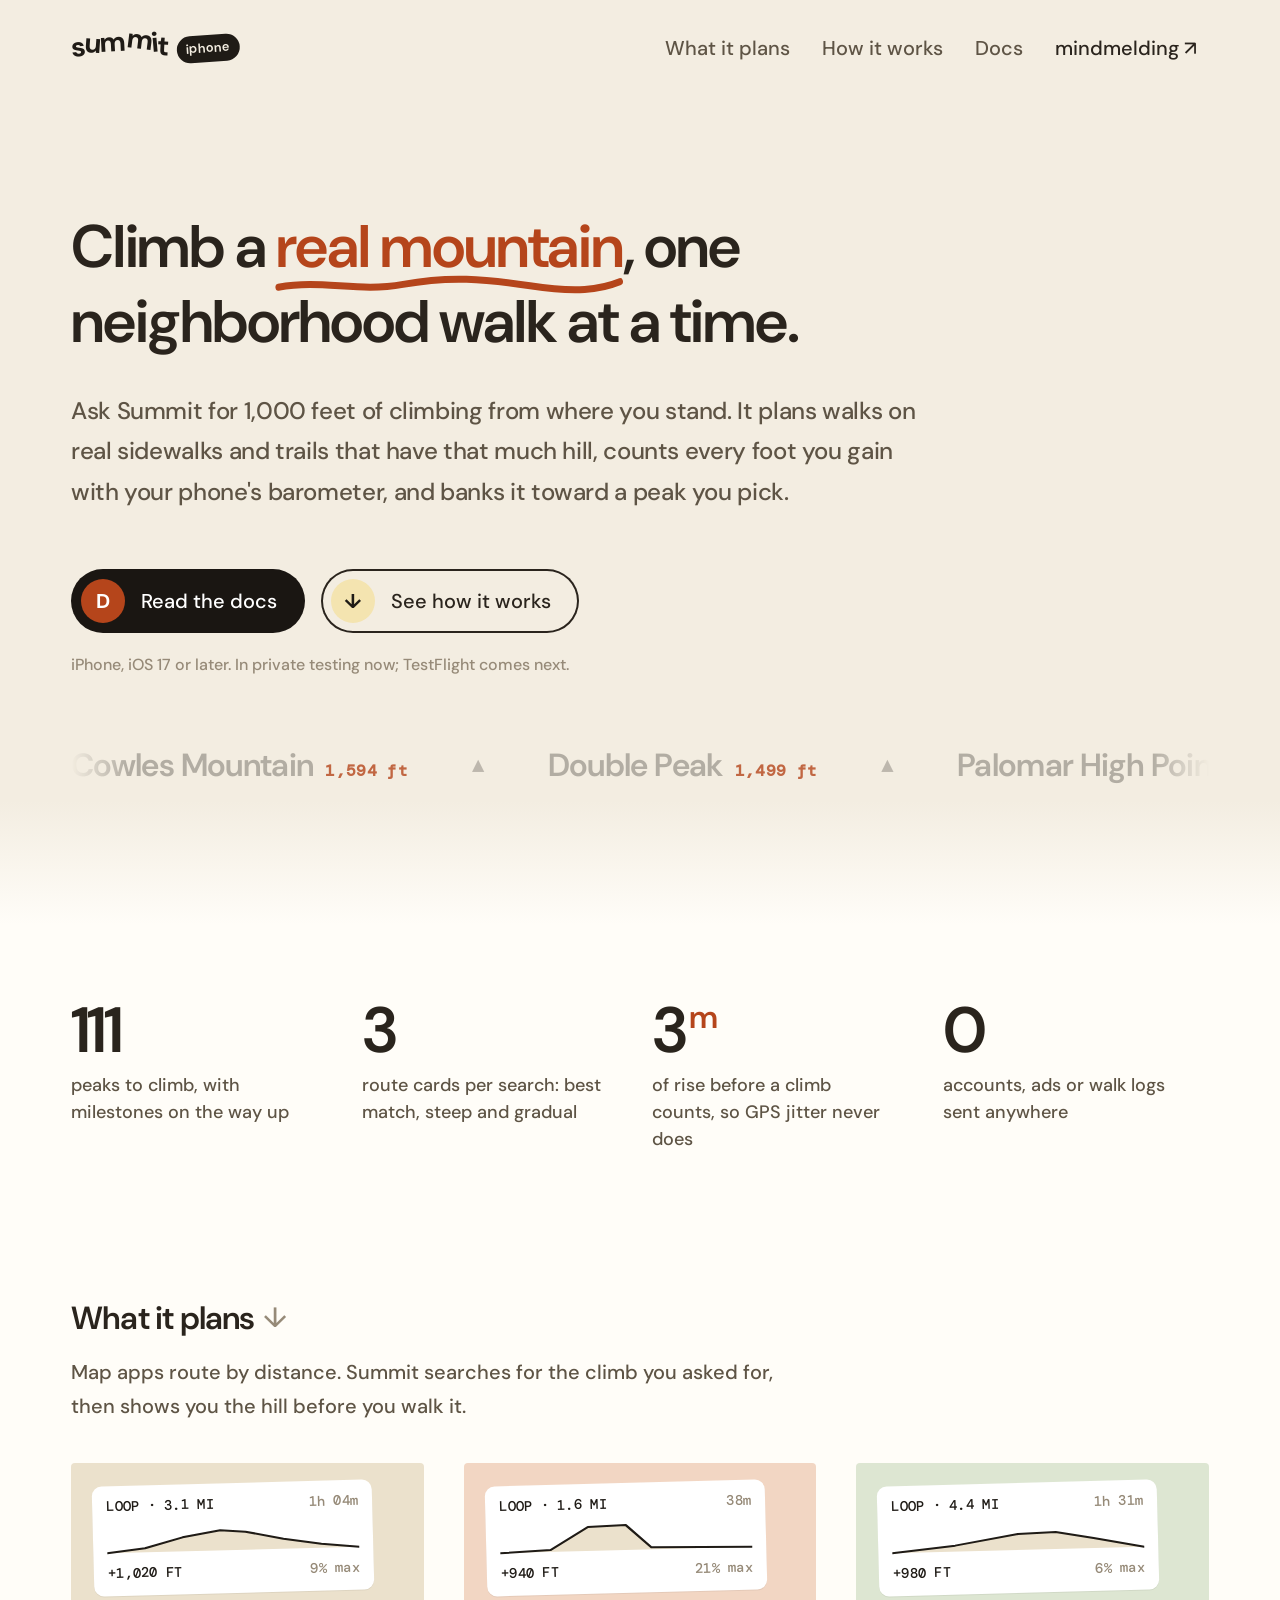
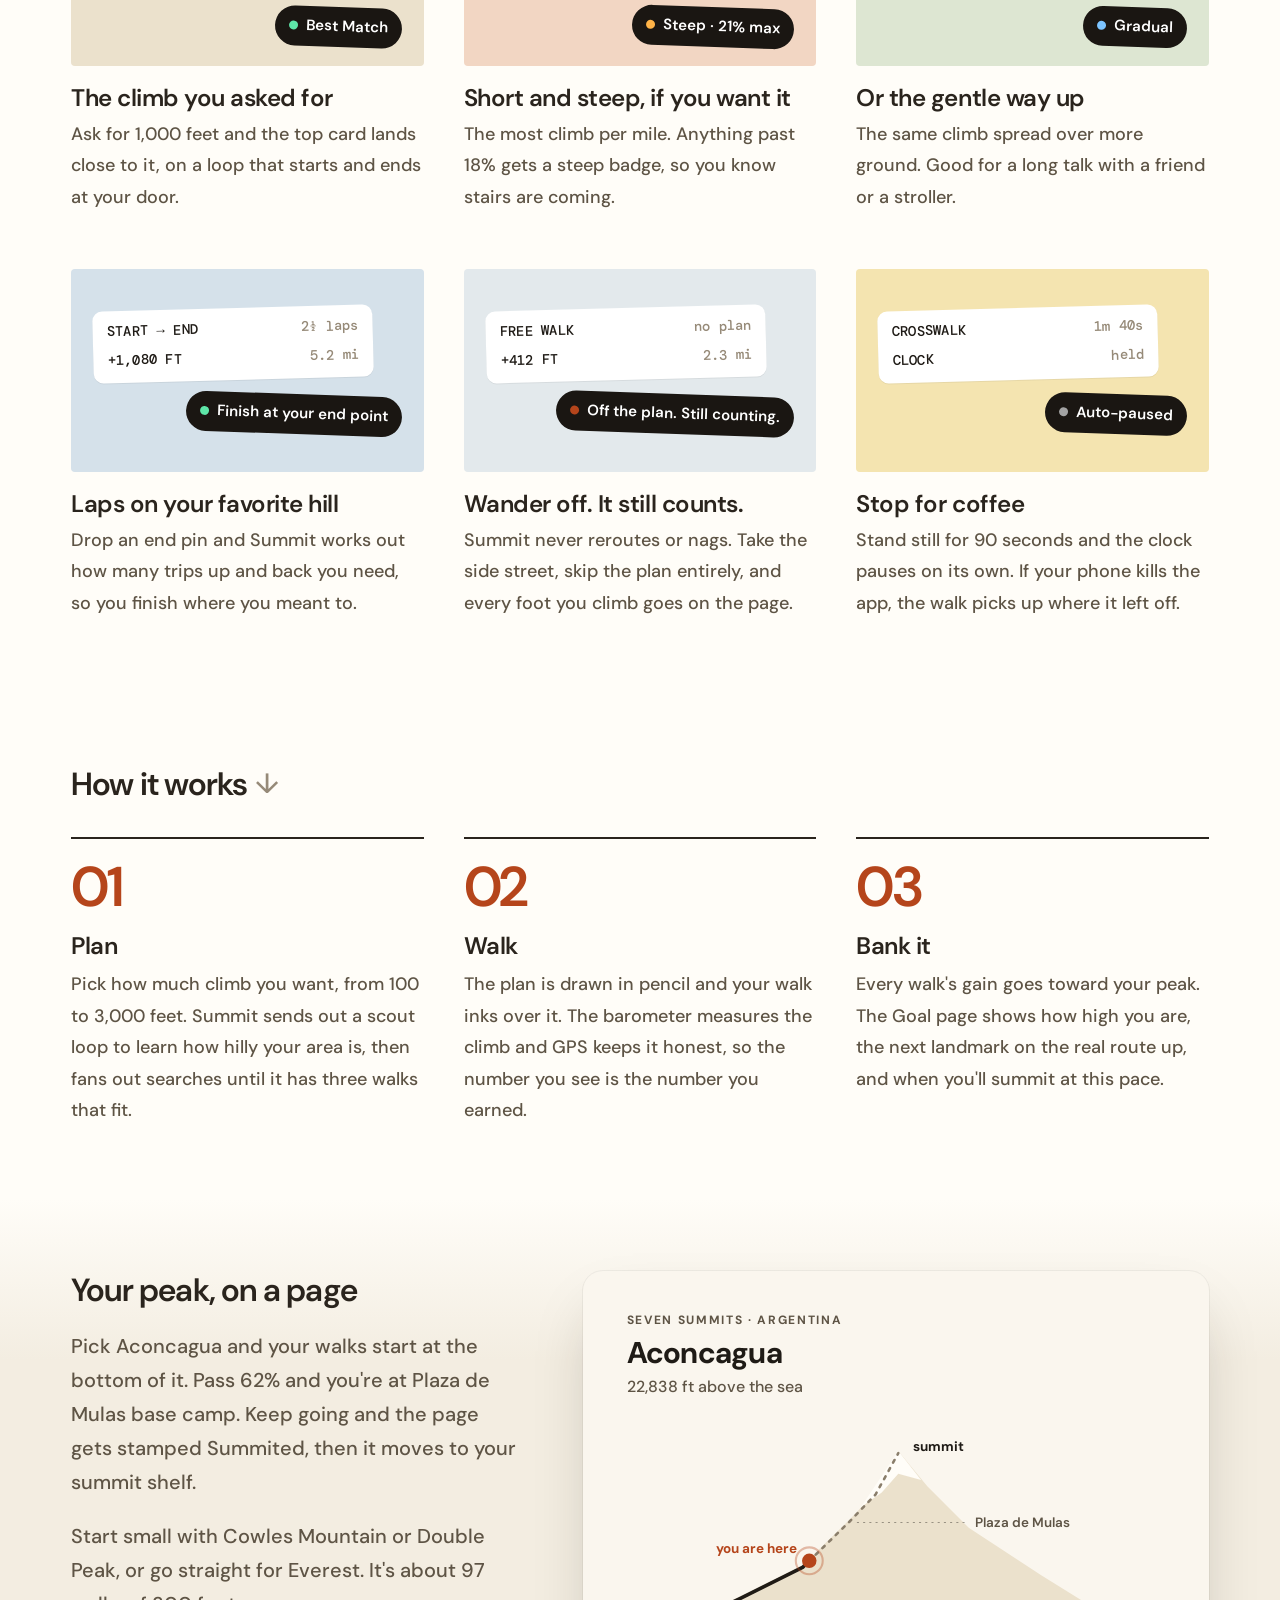
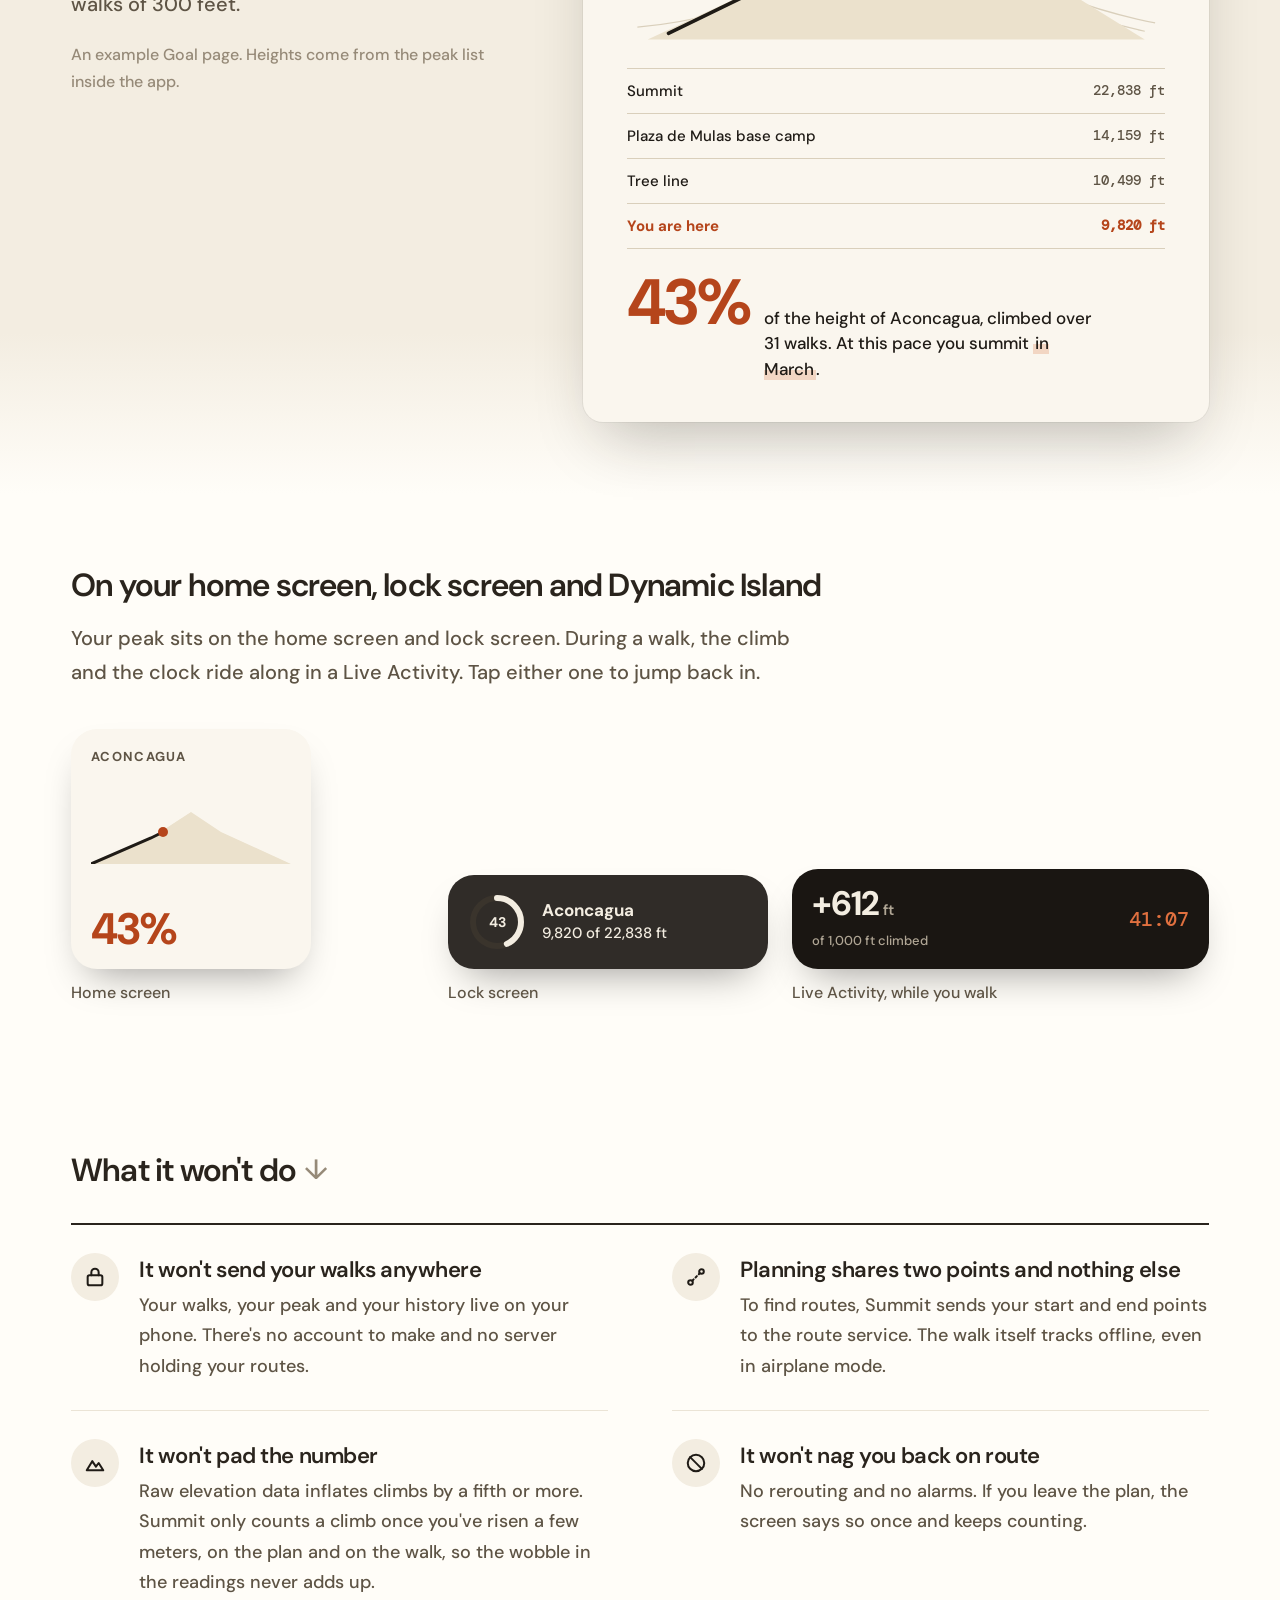
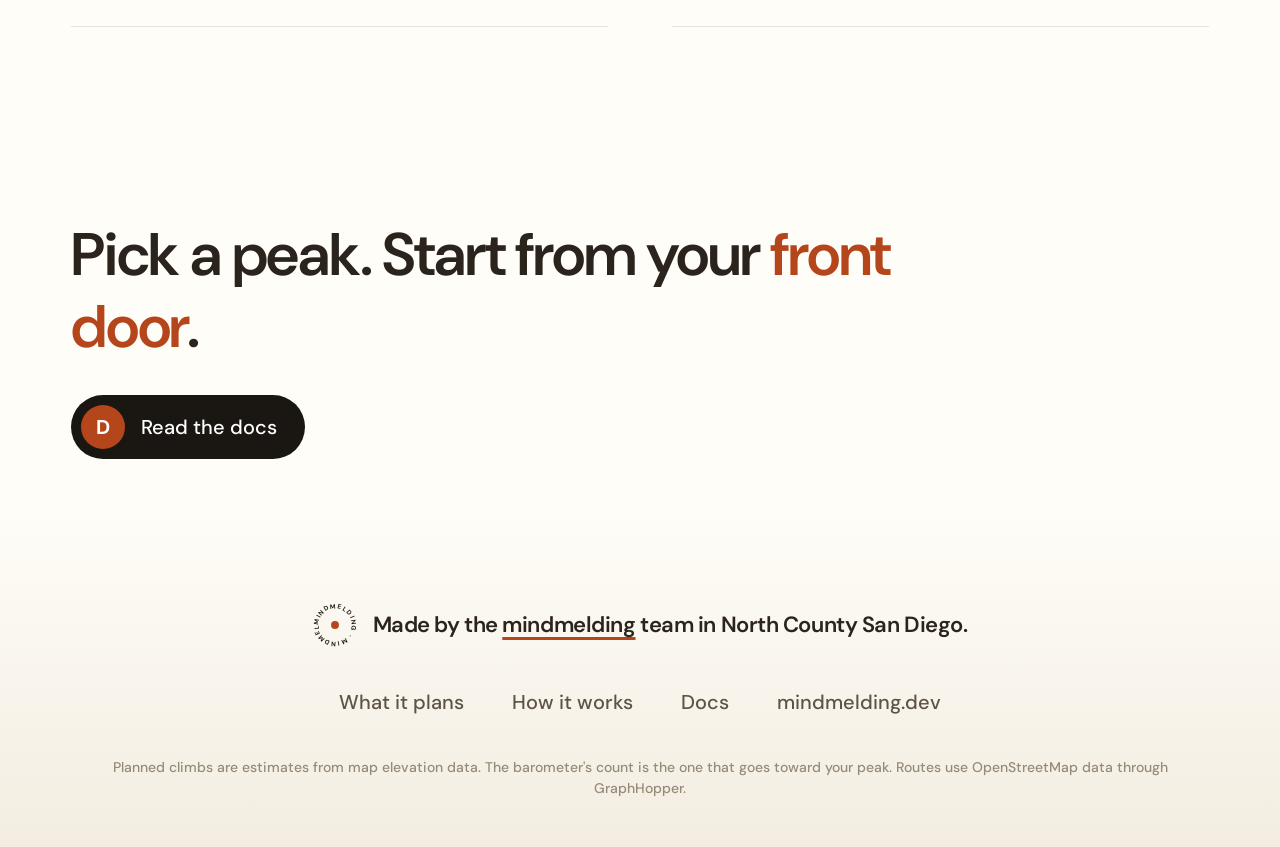
<file: summit/index.html>
<!DOCTYPE html>
<html lang="en">
<head>
<meta charset="UTF-8">
<meta name="viewport" content="width=device-width, initial-scale=1.0">
<title>Summit · Climb a mountain from your front door</title>
<meta name="description" content="Summit is an iPhone app that plans walks with the climb you ask for, counts every foot you gain, and banks it toward a real peak, from Cowles Mountain to Everest.">
<meta property="og:type" content="website">
<meta property="og:title" content="Summit · Climb a mountain from your front door">
<meta property="og:description" content="Ask for 1,000 ft of climbing from where you stand. Summit plans the walk, counts the gain and banks it toward a peak you choose.">
<meta property="og:site_name" content="Summit by mindmelding">
<meta property="og:url" content="https://mindmelding.dev/summit/">
<meta name="twitter:card" content="summary">
<link rel="canonical" href="https://mindmelding.dev/summit/">
<link rel="icon" href="data:image/svg+xml,%3Csvg xmlns='http://www.w3.org/2000/svg' viewBox='0 0 64 64'%3E%3Ccircle cx='32' cy='32' r='30' fill='%23b5451b'/%3E%3Cpath d='M12 46l14-20 7 9 6-7 13 18z' fill='%23f3ede1'/%3E%3C/svg%3E">
<link rel="preconnect" href="https://fonts.googleapis.com">
<link rel="preconnect" href="https://fonts.gstatic.com" crossorigin>
<link href="https://fonts.googleapis.com/css2?family=DM+Mono:wght@500&family=DM+Sans:opsz,wght@9..40,400;9..40,500;9..40,600;9..40,700&display=swap" rel="stylesheet">
<style>
  /* Same system as /lmcp and /swapmystack. Palette from the app itself:
     paper, ink and rust (Summit/Shared/Theme.swift). */
  :root {
    --paper-tone: #f3ede1;
    --rust: #b5451b;
    --rust-ink: #9a3a16;
    --ink: #1f1b16;
    --ink-900: #1a1612;
    --ink-800: #2a241d;
    --ink-600: #5e5445;
    --ink-400: #968a78;
    --rule: #d9cfbb;
    --paper: #fffdf8;
    --sand: #ebe1cc;
    --clay: #f2d6c3;
    --frost: #e3e9ec;
    --lake: #d5e1ea;
    --sage: #dde6d2;
    --butter: #f4e4b0;
    --wrap: 1170px;
    --radius-card: 20px;
    --ease: cubic-bezier(.2, .7, .2, 1);
  }

  *, *::before, *::after { box-sizing: border-box; }
  html { -webkit-text-size-adjust: 100%; scroll-behavior: smooth; }
  body {
    margin: 0;
    font-family: "DM Sans", system-ui, sans-serif;
    font-weight: 500;
    line-height: 1.5;
    color: var(--ink-600);
    background: var(--paper);
    min-height: 100vh;
    display: flex;
    flex-direction: column;
    overflow-x: hidden;
  }
  h1, h2, h3, h4, p, ul, ol, figure { margin: 0; }
  ul, ol { padding: 0; list-style: none; }
  a { color: inherit; text-decoration: none; }
  img, svg { display: block; }
  :focus-visible { outline: 3px solid var(--rust); outline-offset: 3px; border-radius: 6px; }

  .wrap { width: 100%; max-width: var(--wrap); margin: 0 auto; padding: 0 16px; }

  /* ---------- Header ---------- */
  .site-header { background: var(--paper-tone); position: relative; z-index: 10; }
  .site-header .wrap { display: flex; justify-content: space-between; align-items: center; padding-top: 32px; padding-bottom: 32px; }

  .brand { display: inline-flex; align-items: baseline; gap: 10px; color: var(--ink); }
  .brand-word { display: inline-flex; font-weight: 700; font-size: 28px; letter-spacing: -0.03em; line-height: 1; }
  .brand-word span { display: inline-block; transition: transform .35s var(--ease); }
  .brand-word span:nth-child(1) { transform: rotate(-6deg) translateY(1px); }
  .brand-word span:nth-child(2) { transform: rotate(4deg) translateY(-2px); }
  .brand-word span:nth-child(3) { transform: rotate(-3deg) translateY(-4px); }
  .brand-word span:nth-child(4) { transform: rotate(7deg) translateY(-6px); }
  .brand-word span:nth-child(5) { transform: rotate(-5deg) translateY(-3px); }
  .brand-word span:nth-child(6) { transform: rotate(3deg) translateY(0); }
  .brand:hover .brand-word span { transform: none; }
  .brand-tag {
    font-size: 13px; font-weight: 600; letter-spacing: .02em;
    background: var(--ink); color: var(--paper-tone);
    padding: 3px 9px 4px; border-radius: 999px; transform: rotate(-4deg) translateY(-3px);
  }

  .nav ul { display: flex; gap: 8px; }
  .nav a { display: block; font-size: 20px; line-height: 1.6; padding: 0 12px; transition: color .2s; }
  .nav a:hover { color: var(--ink-800); }
  .nav .nav-mm { color: var(--ink-800); }
  @media (max-width: 860px) {
    .nav li:not(.keep) { display: none; }
    .nav a { font-size: 18px; padding: 0 4px; }
    .brand-word { font-size: 24px; }
  }

  /* ---------- Hero ---------- */
  .hero {
    background: linear-gradient(to bottom, var(--paper-tone), var(--paper-tone) 85%, var(--paper));
    color: var(--ink-900);
    padding: 48px 0 64px;
  }
  @media (min-width: 768px) { .hero { padding: 112px 0 96px; } }

  .hero h1 {
    font-size: clamp(34px, 5.4vw, 60px);
    font-weight: 600;
    color: var(--ink-800);
    line-height: 1.25;
    letter-spacing: -0.02em;
    margin-bottom: 24px;
    max-width: 1020px;
  }
  .rust { color: var(--rust); }
  .squiggle { position: relative; white-space: nowrap; }
  .squiggle svg { position: absolute; left: 0; right: 0; bottom: -0.12em; width: 100%; height: .28em; overflow: visible; }
  .squiggle path { stroke: var(--rust); stroke-width: 5; fill: none; stroke-linecap: round; stroke-dasharray: 600; stroke-dashoffset: 600; animation: draw 1.4s .6s var(--ease) forwards; }
  @keyframes draw { to { stroke-dashoffset: 0; } }

  .hero-lede {
    font-size: clamp(18px, 2vw, 24px);
    line-height: 1.7;
    letter-spacing: -0.015em;
    color: var(--ink-600);
    max-width: 860px;
    margin-bottom: 48px;
  }
  @media (min-width: 768px) { .hero h1 { margin-bottom: 32px; } .hero-lede { margin-bottom: 56px; } }

  .cta-row { display: flex; flex-wrap: wrap; gap: 16px; align-items: center; }
  .cta-note { margin-top: 20px; font-size: 16px; color: var(--ink-400); }

  /* Pill button with a round badge. On hover an arrow slides through the badge. */
  .pill {
    display: inline-flex; align-items: center;
    background: var(--ink-900); color: #fff;
    font-size: 20px; line-height: 1;
    padding: 10px 28px 10px 10px;
    border-radius: 999px;
    transition: background-color .2s, color .2s, transform .2s var(--ease);
  }
  .pill:hover { background: var(--ink-800); }
  .pill:active { transform: scale(.98); }
  .pill-badge {
    position: relative; overflow: hidden;
    width: 44px; height: 44px; border-radius: 999px;
    display: grid; place-items: center;
    font-weight: 700; font-size: 20px; color: #fff;
    background: var(--rust);
    transition: background-color .3s ease, color .3s;
    flex-shrink: 0;
  }
  .pill-badge.alt { background: var(--butter); color: var(--ink); }
  .pill-badge .letter { transition: opacity .25s, transform .3s var(--ease); }
  .pill-badge .arrow {
    position: absolute; top: 50%; left: -20px; transform: translateY(-50%);
    opacity: 0; transition: opacity .3s, left .3s var(--ease);
  }
  .pill-label { margin-left: 16px; margin-top: 1px; }
  @media (hover: hover) {
    .pill:hover .pill-badge { background: #fff; color: var(--ink); }
    .pill:hover .letter { opacity: 0; transform: translateX(16px); }
    .pill:hover .arrow { opacity: 1; left: 50%; transform: translate(-50%, -50%); }
  }
  .pill.ghost { background: transparent; color: var(--ink-800); box-shadow: inset 0 0 0 2px var(--ink-800); }
  .pill.ghost:hover { background: var(--ink-900); color: #fff; }

  /* ---------- Marquee ---------- */
  .marquee {
    margin-top: 64px;
    overflow: hidden;
    -webkit-mask-image: linear-gradient(to right, transparent, #000 5%, #000 95%, transparent);
            mask-image: linear-gradient(to right, transparent, #000 5%, #000 95%, transparent);
  }
  .marquee-track { display: flex; width: max-content; animation: marquee 70s linear infinite; }
  .marquee:hover .marquee-track { animation-play-state: paused; }
  .marquee-item {
    display: flex; align-items: baseline; gap: 12px; padding-right: 64px;
    font-size: clamp(22px, 2.6vw, 32px); font-weight: 600; letter-spacing: -0.02em;
    color: var(--ink); white-space: nowrap;
  }
  .marquee-item b { font-weight: 600; opacity: .3; }
  .marquee-item i { font-style: normal; font-family: "DM Mono", ui-monospace, monospace; font-size: .5em; letter-spacing: .02em; color: var(--rust); opacity: .8; }
  .marquee-item::after { content: "▲"; font-size: .5em; opacity: .25; margin-left: 52px; align-self: center; }
  @keyframes marquee { to { transform: translateX(-50%); } }
  .marquee-caption { margin-top: 16px; font-size: 16px; color: var(--ink-400); }

  /* ---------- Section scaffolding ---------- */
  section { scroll-margin-top: 24px; }
  .section { padding: 48px 0; }
  @media (min-width: 768px) { .section { padding: 72px 0; } }
  .section-head { display: flex; align-items: center; margin-bottom: 32px; }
  .section-head h2, .h2 {
    font-size: clamp(28px, 3vw, 32px); font-weight: 600; color: var(--ink-800);
    line-height: 1.2; letter-spacing: -0.025em;
  }
  .bounce { font-size: 28px; color: var(--ink-400); margin-left: 8px; animation: arrow-bounce 1.5s infinite ease-in-out; }
  @keyframes arrow-bounce {
    0%, 10% { transform: translateY(0); } 25% { transform: translateY(-6px); } 40% { transform: translateY(3px); }
    55% { transform: translateY(-2px); } 65% { transform: translateY(1px); } 75%, 100% { transform: translateY(0); }
  }
  .section-sub { font-size: 20px; line-height: 1.7; max-width: 720px; margin: -16px 0 40px; }

  /* ---------- Stats ---------- */
  .stats { display: grid; grid-template-columns: repeat(2, 1fr); gap: 32px 24px; }
  @media (min-width: 900px) { .stats { grid-template-columns: repeat(4, 1fr); } }
  .stat-num { font-size: clamp(40px, 5vw, 64px); font-weight: 600; letter-spacing: -0.04em; color: var(--ink-800); line-height: 1.05; font-variant-numeric: tabular-nums; }
  .stat-num .rust { font-size: .5em; vertical-align: .75em; margin-left: 4px; letter-spacing: -0.02em; }
  .stat-label { font-size: 18px; line-height: 1.5; margin-top: 8px; max-width: 240px; }

  /* ---------- Card grid ---------- */
  .grid { display: grid; grid-template-columns: 1fr; gap: 56px 40px; }
  @media (min-width: 560px) { .grid { grid-template-columns: repeat(2, 1fr); } }
  @media (min-width: 960px) { .grid { grid-template-columns: repeat(3, 1fr); } }

  .card-art {
    aspect-ratio: 2 / 1.15;
    border-radius: 4px;
    padding: 22px;
    display: flex; flex-direction: column; justify-content: center; gap: 14px;
    margin-bottom: 18px;
    transition: transform .2s ease-in-out, box-shadow .2s ease-in-out;
    position: relative; overflow: hidden;
  }
  @media (min-width: 768px) and (hover: hover) {
    .card:hover .card-art { transform: rotate(-3deg) scale(1.08); box-shadow: 0 25px 50px -12px rgba(0,0,0,.25); }
  }
  .bg-sand { background: var(--sand); } .bg-clay { background: var(--clay); } .bg-frost { background: var(--frost); }
  .bg-lake { background: var(--lake); } .bg-sage { background: var(--sage); } .bg-butter { background: var(--butter); }

  /* A route card, shrunk: the numbers the app shows, then its verdict pill. */
  .ticket {
    font-family: "DM Mono", ui-monospace, monospace; font-size: 14px; letter-spacing: .02em;
    background: #fff; color: var(--ink); padding: 10px 14px 12px; border-radius: 10px;
    box-shadow: 0 1px 0 rgba(0,0,0,.06);
    display: flex; flex-direction: column; gap: 8px; align-self: flex-start; width: min(100%, 280px);
    transform: rotate(-1.5deg);
  }
  .ticket-row { display: flex; justify-content: space-between; gap: 12px; }
  .ticket-row .dim { color: var(--ink-400); }
  .ticket svg { width: 100%; height: 30px; }
  .ticket svg path { fill: none; stroke: var(--ink); stroke-width: 2; stroke-linejoin: round; stroke-linecap: round; }
  .ticket svg path.fill { fill: var(--sand); stroke: none; }
  .verdict {
    align-self: flex-end;
    display: inline-flex; align-items: center; gap: 8px;
    background: var(--ink-900); color: #fff; font-size: 15px; font-weight: 600;
    padding: 8px 14px 9px; border-radius: 999px; transform: rotate(2deg);
  }
  .dot { width: 9px; height: 9px; border-radius: 99px; background: var(--rust); flex-shrink: 0; }
  .dot.go { background: #5ee6a8; } .dot.soft { background: #7cc4ff; } .dot.warn { background: #ffb347; }
  .dot.pause { background: #a3a3a3; }

  .card h3 { font-size: 24px; font-weight: 600; color: var(--ink-800); line-height: 1.2; letter-spacing: -0.02em; margin-bottom: 6px; }
  .card p { font-size: 18px; line-height: 1.75; }

  /* ---------- How it works ---------- */
  .steps { display: grid; gap: 40px; grid-template-columns: 1fr; }
  @media (min-width: 900px) { .steps { grid-template-columns: repeat(3, 1fr); } }
  .step { border-top: 2px solid var(--ink-800); padding-top: 20px; }
  .step-n { font-size: 56px; font-weight: 600; color: var(--rust); letter-spacing: -0.04em; line-height: 1; margin-bottom: 16px; }
  .step h3 { font-size: 24px; font-weight: 600; color: var(--ink-800); letter-spacing: -0.02em; margin-bottom: 8px; line-height: 1.25; }
  .step p { font-size: 18px; line-height: 1.75; }

  /* ---------- Goal page preview ---------- */
  .goal-band { background: linear-gradient(to bottom, var(--paper), var(--paper-tone) 18%, var(--paper-tone) 82%, var(--paper)); }
  .goal-layout { display: grid; gap: 48px; align-items: start; grid-template-columns: 1fr; }
  .goal-layout > * { min-width: 0; }
  @media (min-width: 980px) { .goal-layout { grid-template-columns: 5fr 7fr; gap: 64px; } }
  .goal-copy .h2 { margin-bottom: 20px; }
  .goal-copy p { font-size: 20px; line-height: 1.7; margin-bottom: 20px; }
  .goal-copy .note { font-size: 16px; color: var(--ink-400); }
  @media (min-width: 980px) { .goal-copy { position: sticky; top: 40px; } }

  .paper {
    background: #faf6ee; border-radius: var(--radius-card);
    padding: 28px 24px; color: var(--ink);
    box-shadow: 0 30px 60px -20px rgba(31,27,22,.28), 0 0 0 1px rgba(31,27,22,.05);
    transform: rotate(1deg);
    font-size: 16px; line-height: 1.6;
  }
  @media (min-width: 640px) { .paper { padding: 40px 44px; } }
  .paper-kicker { font-size: 12px; font-weight: 700; letter-spacing: .14em; text-transform: uppercase; color: var(--ink-600); margin-bottom: 6px; }
  .paper h4 { font-size: 30px; font-weight: 700; letter-spacing: -0.025em; line-height: 1.15; margin-bottom: 4px; }
  .paper .sub { color: var(--ink-600); margin-bottom: 20px; }
  .mountain { position: relative; margin: 0 0 20px; }
  .mountain svg { width: 100%; height: auto; }
  .ladder { display: grid; gap: 0; border-top: 1px solid var(--rule); margin-bottom: 22px; }
  .ladder li { display: flex; justify-content: space-between; gap: 16px; padding: 10px 0; border-bottom: 1px solid var(--rule); font-size: 15px; }
  .ladder li span:last-child { font-family: "DM Mono", ui-monospace, monospace; font-size: 14px; color: var(--ink-600); white-space: nowrap; }
  .ladder li.here { color: var(--rust); font-weight: 700; }
  .ladder li.here span:last-child { color: var(--rust); }
  .big { display: flex; align-items: baseline; gap: 14px; flex-wrap: wrap; }
  .big b { font-size: 64px; font-weight: 700; letter-spacing: -0.05em; line-height: 1; color: var(--rust); }
  .big span { font-size: 17px; line-height: 1.5; max-width: 340px; }
  .hl { background: linear-gradient(transparent 55%, var(--clay) 55%); padding: 0 2px; }

  /* ---------- Widgets strip ---------- */
  .widgets { display: grid; gap: 24px; grid-template-columns: 1fr; }
  @media (min-width: 700px) { .widgets { grid-template-columns: 1.1fr 1fr 1.3fr; align-items: end; } }
  .wid { border-radius: 26px; padding: 18px 20px; background: var(--ink-900); color: #f3ede1; box-shadow: 0 20px 40px -18px rgba(0,0,0,.4); }
  .wid-label { font-size: 13px; color: #b0a695; margin-top: 10px; }
  .wid-home { aspect-ratio: 1; display: flex; flex-direction: column; justify-content: space-between; background: #faf6ee; color: var(--ink); max-width: 240px; }
  .wid-home .t { font-size: 13px; font-weight: 700; letter-spacing: .1em; text-transform: uppercase; color: var(--ink-600); }
  .wid-home .n { font-size: 44px; font-weight: 700; letter-spacing: -0.04em; line-height: 1; color: var(--rust); }
  .wid-home svg { width: 100%; height: 56px; }
  .wid-lock { display: flex; align-items: center; gap: 16px; background: rgba(26,22,18,.9); }
  .gauge { width: 58px; height: 58px; flex-shrink: 0; }
  .wid-lock .txt { font-size: 15px; line-height: 1.4; }
  .wid-lock .txt b { display: block; font-size: 17px; }
  .wid-live { display: flex; align-items: center; justify-content: space-between; gap: 16px; }
  .wid-live .n { font-size: 34px; font-weight: 700; letter-spacing: -0.03em; line-height: 1; }
  .wid-live .n small { font-size: 15px; font-weight: 600; color: #b0a695; margin-left: 4px; letter-spacing: 0; }
  .wid-live .clock { font-family: "DM Mono", ui-monospace, monospace; font-size: 20px; color: #e0703f; }
  .wid-cap { font-size: 16px; margin-top: 12px; color: var(--ink-600); }

  /* ---------- Principles ---------- */
  .principles { display: grid; grid-template-columns: 1fr; gap: 0; border-top: 2px solid var(--ink-800); }
  @media (min-width: 800px) { .principles { grid-template-columns: repeat(2, 1fr); column-gap: 64px; } }
  .principle { display: flex; gap: 20px; padding: 28px 0; border-bottom: 1px solid #ebe4d6; }
  .principle-icon {
    width: 48px; height: 48px; border-radius: 999px; flex-shrink: 0;
    display: grid; place-items: center; background: var(--paper-tone); color: var(--ink);
  }
  .principle h3 { font-size: 22px; font-weight: 600; color: var(--ink-800); letter-spacing: -0.02em; margin-bottom: 4px; }
  .principle p { font-size: 18px; line-height: 1.7; }

  /* ---------- Closing CTA ---------- */
  .closing { text-align: left; padding: 72px 0 32px; }
  @media (min-width: 768px) { .closing { padding: 120px 0 48px; } }
  .closing h2 {
    font-size: clamp(34px, 5.4vw, 60px); font-weight: 600; color: var(--ink-800);
    line-height: 1.2; letter-spacing: -0.02em; margin-bottom: 32px; max-width: 900px;
  }

  /* ---------- Footer ---------- */
  .site-footer { background: linear-gradient(to bottom, var(--paper), var(--paper-tone)); padding: 96px 0 48px; margin-top: auto; }
  .made-by { display: flex; align-items: center; gap: 16px; flex-wrap: wrap; margin-bottom: 40px; }
  @media (min-width: 768px) { .made-by { justify-content: center; } }
  .spin { animation: spin 15s linear infinite; }
  @keyframes spin { to { transform: rotate(360deg); } }
  .made-by p { font-size: 22px; color: var(--ink-800); font-weight: 600; letter-spacing: -0.02em; }
  .made-by a { text-decoration: underline; text-decoration-color: var(--rust); text-decoration-thickness: 3px; text-underline-offset: 5px; transition: color .2s; }
  .made-by a:hover { color: var(--rust); }
  .foot-links { display: flex; flex-direction: column; gap: 20px; }
  @media (min-width: 768px) { .foot-links { flex-direction: row; justify-content: center; gap: 0; } }
  .foot-links a { font-size: 20px; transition: color .2s; }
  @media (min-width: 768px) { .foot-links a { padding: 0 24px; } }
  .foot-links a:hover { color: #000; }
  .fine { margin-top: 40px; font-size: 14px; color: var(--ink-400); }
  @media (min-width: 768px) { .fine { text-align: center; } }

  /* ---------- Scroll to top ---------- */
  .to-top {
    position: fixed; bottom: 32px; right: 32px; z-index: 20;
    width: 48px; height: 48px; border-radius: 999px; border: 0; cursor: pointer;
    background: #000; color: #e5e5e5;
    display: grid; place-items: center;
    opacity: 0; pointer-events: none; transform: translateY(8px);
    transition: opacity .3s, transform .3s var(--ease), box-shadow .2s, color .2s;
  }
  .to-top.show { opacity: 1; pointer-events: auto; transform: none; }
  .to-top:hover { color: #fff; box-shadow: 0 4px 6px -1px rgba(0,0,0,.25); }
  @media (max-width: 600px) { .to-top { bottom: 16px; right: 16px; } }

  /* ---------- Reveal on scroll ---------- */
  .js .reveal { opacity: 0; transform: translateY(24px); transition: opacity .8s var(--ease), transform .8s var(--ease); }
  .js .reveal.in { opacity: 1; transform: none; }

  @media (prefers-reduced-motion: reduce) {
    *, *::before, *::after { animation-duration: .01ms !important; animation-iteration-count: 1 !important; transition-duration: .01ms !important; }
    .marquee-track { animation: none; }
    .squiggle path { stroke-dashoffset: 0; }
    .js .reveal { opacity: 1; transform: none; }
  }
</style>
</head>
<body>
<script>document.documentElement.classList.add('js');</script>

<header class="site-header">
  <div class="wrap">
    <a href="./" class="brand" aria-label="Summit home">
      <span class="brand-word" aria-hidden="true"><span>s</span><span>u</span><span>m</span><span>m</span><span>i</span><span>t</span></span>
      <span class="brand-tag">iphone</span>
    </a>
    <nav class="nav" aria-label="Main">
      <ul>
        <li><a href="#plans">What it plans</a></li>
        <li><a href="#how">How it works</a></li>
        <li><a href="docs/">Docs</a></li>
        <li class="keep"><a class="nav-mm" href="https://mindmelding.dev" target="_blank" rel="noopener">mindmelding ↗&#xFE0E;</a></li>
      </ul>
    </nav>
  </div>
</header>

<main>
  <!-- Hero -->
  <section class="hero">
    <div class="wrap">
      <h1 class="reveal">
        Climb a
        <span class="rust squiggle">real mountain<svg viewBox="0 0 300 12" preserveAspectRatio="none" aria-hidden="true"><path d="M2 8 C 40 2, 70 12, 110 6 S 180 2, 220 7 S 280 10, 298 4"/></svg></span>,
        one neighborhood walk at a time.
      </h1>
      <p class="hero-lede reveal" style="transition-delay:.1s">
        Ask Summit for 1,000 feet of climbing from where you stand. It plans walks on real sidewalks and trails that have that much hill, counts every foot you gain with your phone's barometer, and banks it toward a peak you pick.
      </p>
      <div class="cta-row reveal" style="transition-delay:.2s">
        <a class="pill" href="docs/">
          <span class="pill-badge"><span class="letter">D</span><svg class="arrow" width="20" height="20" viewBox="0 0 24 24" fill="none" stroke="currentColor" stroke-width="2.5" stroke-linecap="round" stroke-linejoin="round" aria-hidden="true"><path d="M5 12h14M13 6l6 6-6 6"/></svg></span>
          <span class="pill-label">Read the docs</span>
        </a>
        <a class="pill ghost" href="#how">
          <span class="pill-badge alt"><span class="letter">↓</span><svg class="arrow" width="20" height="20" viewBox="0 0 24 24" fill="none" stroke="currentColor" stroke-width="2.5" stroke-linecap="round" stroke-linejoin="round" aria-hidden="true"><path d="M12 5v14M6 13l6 6 6-6"/></svg></span>
          <span class="pill-label">See how it works</span>
        </a>
      </div>
      <p class="cta-note reveal" style="transition-delay:.25s">iPhone, iOS 17 or later. In private testing now; TestFlight comes next.</p>

      <div class="marquee reveal" style="transition-delay:.3s" aria-hidden="true">
        <div class="marquee-track" id="marquee-track"></div>
      </div>
      <p class="marquee-caption reveal" style="transition-delay:.35s">111 peaks, from San Diego warm-ups to the Seven Summits.</p>
    </div>
  </section>

  <!-- Stats -->
  <section class="section" aria-label="At a glance">
    <div class="wrap">
      <div class="stats">
        <div class="reveal"><div class="stat-num">111</div><p class="stat-label">peaks to climb, with milestones on the way up</p></div>
        <div class="reveal" style="transition-delay:.08s"><div class="stat-num">3</div><p class="stat-label">route cards per search: best match, steep and gradual</p></div>
        <div class="reveal" style="transition-delay:.16s"><div class="stat-num">3<span class="rust">m</span></div><p class="stat-label">of rise before a climb counts, so GPS jitter never does</p></div>
        <div class="reveal" style="transition-delay:.24s"><div class="stat-num">0</div><p class="stat-label">accounts, ads or walk logs sent anywhere</p></div>
      </div>
    </div>
  </section>

  <!-- What it plans -->
  <section class="section" id="plans">
    <div class="wrap">
      <div class="section-head reveal">
        <h2>What it plans</h2>
        <span class="bounce" aria-hidden="true">↓</span>
      </div>
      <p class="section-sub reveal">Map apps route by distance. Summit searches for the climb you asked for, then shows you the hill before you walk it.</p>

      <div class="grid">
        <article class="card reveal">
          <div class="card-art bg-sand">
            <div class="ticket">
              <div class="ticket-row"><span>LOOP · 3.1 MI</span><span class="dim">1h 04m</span></div>
              <svg viewBox="0 0 200 30" preserveAspectRatio="none" aria-hidden="true"><path class="fill" d="M0 28 L30 24 L60 14 L90 8 L110 10 L140 18 L170 24 L200 28 Z"/><path d="M0 28 L30 24 L60 14 L90 8 L110 10 L140 18 L170 24 L200 28"/></svg>
              <div class="ticket-row"><span>+1,020 FT</span><span class="dim">9% max</span></div>
            </div>
            <div class="verdict"><span class="dot go"></span>Best Match</div>
          </div>
          <h3>The climb you asked for</h3>
          <p>Ask for 1,000 feet and the top card lands close to it, on a loop that starts and ends at your door.</p>
        </article>

        <article class="card reveal" style="transition-delay:.08s">
          <div class="card-art bg-clay">
            <div class="ticket">
              <div class="ticket-row"><span>LOOP · 1.6 MI</span><span class="dim">38m</span></div>
              <svg viewBox="0 0 200 30" preserveAspectRatio="none" aria-hidden="true"><path class="fill" d="M0 28 L40 26 L70 4 L100 3 L120 26 L200 28 Z"/><path d="M0 28 L40 26 L70 4 L100 3 L120 26 L200 28"/></svg>
              <div class="ticket-row"><span>+940 FT</span><span class="dim">21% max</span></div>
            </div>
            <div class="verdict"><span class="dot warn"></span>Steep · 21% max</div>
          </div>
          <h3>Short and steep, if you want it</h3>
          <p>The most climb per mile. Anything past 18% gets a steep badge, so you know stairs are coming.</p>
        </article>

        <article class="card reveal" style="transition-delay:.16s">
          <div class="card-art bg-sage">
            <div class="ticket">
              <div class="ticket-row"><span>LOOP · 4.4 MI</span><span class="dim">1h 31m</span></div>
              <svg viewBox="0 0 200 30" preserveAspectRatio="none" aria-hidden="true"><path class="fill" d="M0 28 L50 22 L100 12 L130 11 L160 18 L200 28 Z"/><path d="M0 28 L50 22 L100 12 L130 11 L160 18 L200 28"/></svg>
              <div class="ticket-row"><span>+980 FT</span><span class="dim">6% max</span></div>
            </div>
            <div class="verdict"><span class="dot soft"></span>Gradual</div>
          </div>
          <h3>Or the gentle way up</h3>
          <p>The same climb spread over more ground. Good for a long talk with a friend or a stroller.</p>
        </article>

        <article class="card reveal">
          <div class="card-art bg-lake">
            <div class="ticket">
              <div class="ticket-row"><span>START → END</span><span class="dim">2½ laps</span></div>
              <div class="ticket-row"><span>+1,080 FT</span><span class="dim">5.2 mi</span></div>
            </div>
            <div class="verdict"><span class="dot go"></span>Finish at your end point</div>
          </div>
          <h3>Laps on your favorite hill</h3>
          <p>Drop an end pin and Summit works out how many trips up and back you need, so you finish where you meant to.</p>
        </article>

        <article class="card reveal" style="transition-delay:.08s">
          <div class="card-art bg-frost">
            <div class="ticket">
              <div class="ticket-row"><span>FREE WALK</span><span class="dim">no plan</span></div>
              <div class="ticket-row"><span>+412 FT</span><span class="dim">2.3 mi</span></div>
            </div>
            <div class="verdict"><span class="dot"></span>Off the plan. Still counting.</div>
          </div>
          <h3>Wander off. It still counts.</h3>
          <p>Summit never reroutes or nags. Take the side street, skip the plan entirely, and every foot you climb goes on the page.</p>
        </article>

        <article class="card reveal" style="transition-delay:.16s">
          <div class="card-art bg-butter">
            <div class="ticket">
              <div class="ticket-row"><span>CROSSWALK</span><span class="dim">1m 40s</span></div>
              <div class="ticket-row"><span>CLOCK</span><span class="dim">held</span></div>
            </div>
            <div class="verdict"><span class="dot pause"></span>Auto-paused</div>
          </div>
          <h3>Stop for coffee</h3>
          <p>Stand still for 90 seconds and the clock pauses on its own. If your phone kills the app, the walk picks up where it left off.</p>
        </article>
      </div>
    </div>
  </section>

  <!-- How it works -->
  <section class="section" id="how">
    <div class="wrap">
      <div class="section-head reveal">
        <h2>How it works</h2>
        <span class="bounce" aria-hidden="true">↓</span>
      </div>
      <ol class="steps">
        <li class="step reveal">
          <div class="step-n">01</div>
          <h3>Plan</h3>
          <p>Pick how much climb you want, from 100 to 3,000 feet. Summit sends out a scout loop to learn how hilly your area is, then fans out searches until it has three walks that fit.</p>
        </li>
        <li class="step reveal" style="transition-delay:.08s">
          <div class="step-n">02</div>
          <h3>Walk</h3>
          <p>The plan is drawn in pencil and your walk inks over it. The barometer measures the climb and GPS keeps it honest, so the number you see is the number you earned.</p>
        </li>
        <li class="step reveal" style="transition-delay:.16s">
          <div class="step-n">03</div>
          <h3>Bank it</h3>
          <p>Every walk's gain goes toward your peak. The Goal page shows how high you are, the next landmark on the real route up, and when you'll summit at this pace.</p>
        </li>
      </ol>
    </div>
  </section>

  <!-- Goal preview -->
  <section class="section goal-band" aria-labelledby="goal-title">
    <div class="wrap goal-layout">
      <div class="goal-copy reveal">
        <h2 class="h2" id="goal-title">Your peak, on a page</h2>
        <p>Pick Aconcagua and your walks start at the bottom of it. Pass 62% and you're at Plaza de Mulas base camp. Keep going and the page gets stamped Summited, then it moves to your summit shelf.</p>
        <p>Start small with Cowles Mountain or Double Peak, or go straight for Everest. It's about 97 walks of 300 feet.</p>
        <p class="note">An example Goal page. Heights come from the peak list inside the app.</p>
      </div>

      <figure class="paper reveal" style="transition-delay:.1s" aria-label="Example Goal page for Aconcagua">
        <p class="paper-kicker">Seven Summits · Argentina</p>
        <h4>Aconcagua</h4>
        <p class="sub">22,838 ft above the sea</p>
        <div class="mountain">
          <svg viewBox="0 0 520 220" aria-hidden="true">
            <g fill="none" stroke="#d9cfbb" stroke-width="1.2">
              <path d="M10 200 C 120 190, 200 150, 260 60 C 300 110, 380 170, 510 196"/>
              <path d="M40 204 C 140 196, 220 162, 262 88 C 310 130, 390 180, 500 204"/>
              <path d="M80 210 C 170 204, 230 178, 264 118 C 318 150, 400 190, 480 210"/>
            </g>
            <path d="M20 212 L110 170 L170 140 L215 96 L240 70 L262 30 L290 64 L330 104 L400 150 L500 212 Z" fill="#ebe1cc"/>
            <path d="M226 84 L262 30 L284 58 L262 52 L246 70 Z" fill="#fffdf8"/>
            <path d="M40 206 L110 172 L170 142 L215 98 L240 72 L262 32" fill="none" stroke="#8a7e6b" stroke-width="2.5" stroke-dasharray="3 6" stroke-linecap="round"/>
            <path d="M40 206 L110 172 L170 142 L176 136" fill="none" stroke="#1f1b16" stroke-width="3.5" stroke-linecap="round" stroke-linejoin="round"/>
            <circle cx="176" cy="136" r="7" fill="#b5451b"/>
            <circle cx="176" cy="136" r="13" fill="none" stroke="#b5451b" stroke-width="2" opacity=".35"/>
            <line x1="222" y1="99" x2="330" y2="99" stroke="#1f1b16" stroke-width="1" stroke-dasharray="2 4" opacity=".4"/>
            <text x="336" y="103" font-family="DM Sans, sans-serif" font-size="13" font-weight="600" fill="#5e5445">Plaza de Mulas</text>
            <text x="276" y="30" font-family="DM Sans, sans-serif" font-size="13" font-weight="700" fill="#1f1b16">summit</text>
            <text x="86" y="128" font-family="DM Sans, sans-serif" font-size="13" font-weight="700" fill="#b5451b">you are here</text>
          </svg>
        </div>
        <ol class="ladder">
          <li><span>Summit</span><span>22,838 ft</span></li>
          <li><span>Plaza de Mulas base camp</span><span>14,159 ft</span></li>
          <li><span>Tree line</span><span>10,499 ft</span></li>
          <li class="here"><span>You are here</span><span>9,820 ft</span></li>
        </ol>
        <div class="big">
          <b>43%</b>
          <span>of the height of Aconcagua, climbed over 31 walks. At this pace you summit <span class="hl">in March</span>.</span>
        </div>
      </figure>
    </div>
  </section>

  <!-- Widgets -->
  <section class="section" id="widgets">
    <div class="wrap">
      <div class="section-head reveal">
        <h2>On your home screen, lock screen and Dynamic Island</h2>
      </div>
      <p class="section-sub reveal">Your peak sits on the home screen and lock screen. During a walk, the climb and the clock ride along in a Live Activity. Tap either one to jump back in.</p>
      <div class="widgets">
        <div class="reveal">
          <div class="wid wid-home">
            <span class="t">Aconcagua</span>
            <svg viewBox="0 0 200 56" preserveAspectRatio="none" aria-hidden="true"><path d="M0 56 L60 30 L100 4 L130 24 L200 56 Z" fill="#ebe1cc"/><path d="M0 56 L60 30 L72 24" fill="none" stroke="#1f1b16" stroke-width="3" stroke-linecap="round"/><circle cx="72" cy="24" r="5" fill="#b5451b"/></svg>
            <span class="n">43%</span>
          </div>
          <p class="wid-cap">Home screen</p>
        </div>
        <div class="reveal" style="transition-delay:.08s">
          <div class="wid wid-lock">
            <svg class="gauge" viewBox="0 0 58 58" aria-hidden="true"><circle cx="29" cy="29" r="24" fill="none" stroke="#3a342c" stroke-width="6"/><circle cx="29" cy="29" r="24" fill="none" stroke="#f3ede1" stroke-width="6" stroke-linecap="round" stroke-dasharray="64.8 150.8" transform="rotate(-90 29 29)"/><text x="29" y="34" text-anchor="middle" font-family="DM Sans, sans-serif" font-size="14" font-weight="700" fill="#f3ede1">43</text></svg>
            <div class="txt"><b>Aconcagua</b>9,820 of 22,838 ft</div>
          </div>
          <p class="wid-cap">Lock screen</p>
        </div>
        <div class="reveal" style="transition-delay:.16s">
          <div class="wid wid-live">
            <div><div class="n">+612<small>ft</small></div><div class="wid-label">of 1,000 ft climbed</div></div>
            <div class="clock">41:07</div>
          </div>
          <p class="wid-cap">Live Activity, while you walk</p>
        </div>
      </div>
    </div>
  </section>

  <!-- Promises -->
  <section class="section" id="promises">
    <div class="wrap">
      <div class="section-head reveal">
        <h2>What it won't do</h2>
        <span class="bounce" aria-hidden="true">↓</span>
      </div>
      <div class="principles">
        <div class="principle reveal">
          <span class="principle-icon" aria-hidden="true"><svg width="22" height="22" viewBox="0 0 24 24" fill="none" stroke="currentColor" stroke-width="2.2" stroke-linecap="round" stroke-linejoin="round"><rect x="4" y="10" width="16" height="11" rx="2"/><path d="M8 10V7a4 4 0 0 1 8 0v3"/></svg></span>
          <div><h3>It won't send your walks anywhere</h3><p>Your walks, your peak and your history live on your phone. There's no account to make and no server holding your routes.</p></div>
        </div>
        <div class="principle reveal" style="transition-delay:.08s">
          <span class="principle-icon" aria-hidden="true"><svg width="22" height="22" viewBox="0 0 24 24" fill="none" stroke="currentColor" stroke-width="2.2" stroke-linecap="round" stroke-linejoin="round"><circle cx="6" cy="18" r="2.5"/><circle cx="18" cy="6" r="2.5"/><path d="M8 16l8-8" stroke-dasharray="2 3"/></svg></span>
          <div><h3>Planning shares two points and nothing else</h3><p>To find routes, Summit sends your start and end points to the route service. The walk itself tracks offline, even in airplane mode.</p></div>
        </div>
        <div class="principle reveal">
          <span class="principle-icon" aria-hidden="true"><svg width="22" height="22" viewBox="0 0 24 24" fill="none" stroke="currentColor" stroke-width="2.2" stroke-linecap="round" stroke-linejoin="round"><path d="M3 20l6-10 4 6 3-4 5 8z"/></svg></span>
          <div><h3>It won't pad the number</h3><p>Raw elevation data inflates climbs by a fifth or more. Summit only counts a climb once you've risen a few meters, on the plan and on the walk, so the wobble in the readings never adds up.</p></div>
        </div>
        <div class="principle reveal" style="transition-delay:.08s">
          <span class="principle-icon" aria-hidden="true"><svg width="22" height="22" viewBox="0 0 24 24" fill="none" stroke="currentColor" stroke-width="2.2" stroke-linecap="round" stroke-linejoin="round"><circle cx="12" cy="12" r="9"/><path d="M5.6 5.6l12.8 12.8"/></svg></span>
          <div><h3>It won't nag you back on route</h3><p>No rerouting and no alarms. If you leave the plan, the screen says so once and keeps counting.</p></div>
        </div>
      </div>
    </div>
  </section>

  <!-- Closing CTA -->
  <section class="closing">
    <div class="wrap">
      <h2 class="reveal">Pick a peak. Start from your <span class="rust">front door</span>.</h2>
      <div class="cta-row reveal" style="transition-delay:.1s">
        <a class="pill" href="docs/">
          <span class="pill-badge"><span class="letter">D</span><svg class="arrow" width="20" height="20" viewBox="0 0 24 24" fill="none" stroke="currentColor" stroke-width="2.5" stroke-linecap="round" stroke-linejoin="round" aria-hidden="true"><path d="M5 12h14M13 6l6 6-6 6"/></svg></span>
          <span class="pill-label">Read the docs</span>
        </a>
      </div>
    </div>
  </section>
</main>

<footer class="site-footer">
  <div class="wrap">
    <div class="made-by">
      <svg class="spin" width="44" height="44" viewBox="0 0 100 100" aria-hidden="true">
        <defs><path id="circ" d="M50 50 m-38 0 a38 38 0 1 1 76 0 a38 38 0 1 1 -76 0"/></defs>
        <text font-family="DM Sans, sans-serif" font-size="14.5" font-weight="700" letter-spacing="2" fill="#1f1b16"><textPath href="#circ">MINDMELDING · MINDMELDING ·</textPath></text>
        <circle cx="50" cy="50" r="9" fill="#b5451b"/>
      </svg>
      <p>Made by the <a href="https://mindmelding.dev" target="_blank" rel="noopener">mindmelding</a> team in North County San Diego.</p>
    </div>
    <ul class="foot-links">
      <li><a href="#plans">What it plans</a></li>
      <li><a href="#how">How it works</a></li>
      <li><a href="docs/">Docs</a></li>
      <li><a href="https://mindmelding.dev" target="_blank" rel="noopener">mindmelding.dev</a></li>
    </ul>
    <p class="fine">Planned climbs are estimates from map elevation data. The barometer's count is the one that goes toward your peak. Routes use OpenStreetMap data through GraphHopper.</p>
  </div>
</footer>

<button class="to-top" id="to-top" type="button" aria-label="Scroll to top">
  <svg width="20" height="20" viewBox="0 0 24 24" fill="none" stroke="currentColor" stroke-width="2.5" stroke-linecap="round" stroke-linejoin="round" aria-hidden="true"><path d="M12 19V5M6 11l6-6 6 6"/></svg>
</button>

<script>
(function () {
  // Marquee: a slice of the bundled peak list, duplicated so the -50% loop is seamless.
  var PEAKS = [['Cowles Mountain', '1,594 ft'], ['Double Peak', '1,499 ft'], ['Palomar High Point', '6,138 ft'],
    ['Mount Whitney', '14,505 ft'], ['Kilimanjaro', '19,341 ft'], ['Mont Blanc', '15,774 ft'], ['Denali', '20,308 ft'],
    ['Aconcagua', '22,838 ft'], ['Mount Fuji', '12,388 ft'], ['Mount Everest', '29,032 ft']];
  var track = document.getElementById('marquee-track');
  var html = PEAKS.map(function (p) { return '<span class="marquee-item"><b>' + p[0] + '</b><i>' + p[1] + '</i></span>'; }).join('');
  track.innerHTML = html + html;

  // Reveal on scroll
  var reveals = document.querySelectorAll('.reveal');
  if ('IntersectionObserver' in window) {
    var io = new IntersectionObserver(function (entries) {
      entries.forEach(function (e) {
        if (e.isIntersecting) { e.target.classList.add('in'); io.unobserve(e.target); }
      });
    }, { rootMargin: '0px 0px -8% 0px', threshold: 0.08 });
    reveals.forEach(function (el) { io.observe(el); });
  } else {
    reveals.forEach(function (el) { el.classList.add('in'); });
  }

  // Scroll to top
  var toTop = document.getElementById('to-top');
  window.addEventListener('scroll', function () {
    toTop.classList.toggle('show', window.scrollY > 600);
  }, { passive: true });
  toTop.addEventListener('click', function () { window.scrollTo({ top: 0, behavior: 'smooth' }); });
})();
</script>
</body>
</html>
</file>
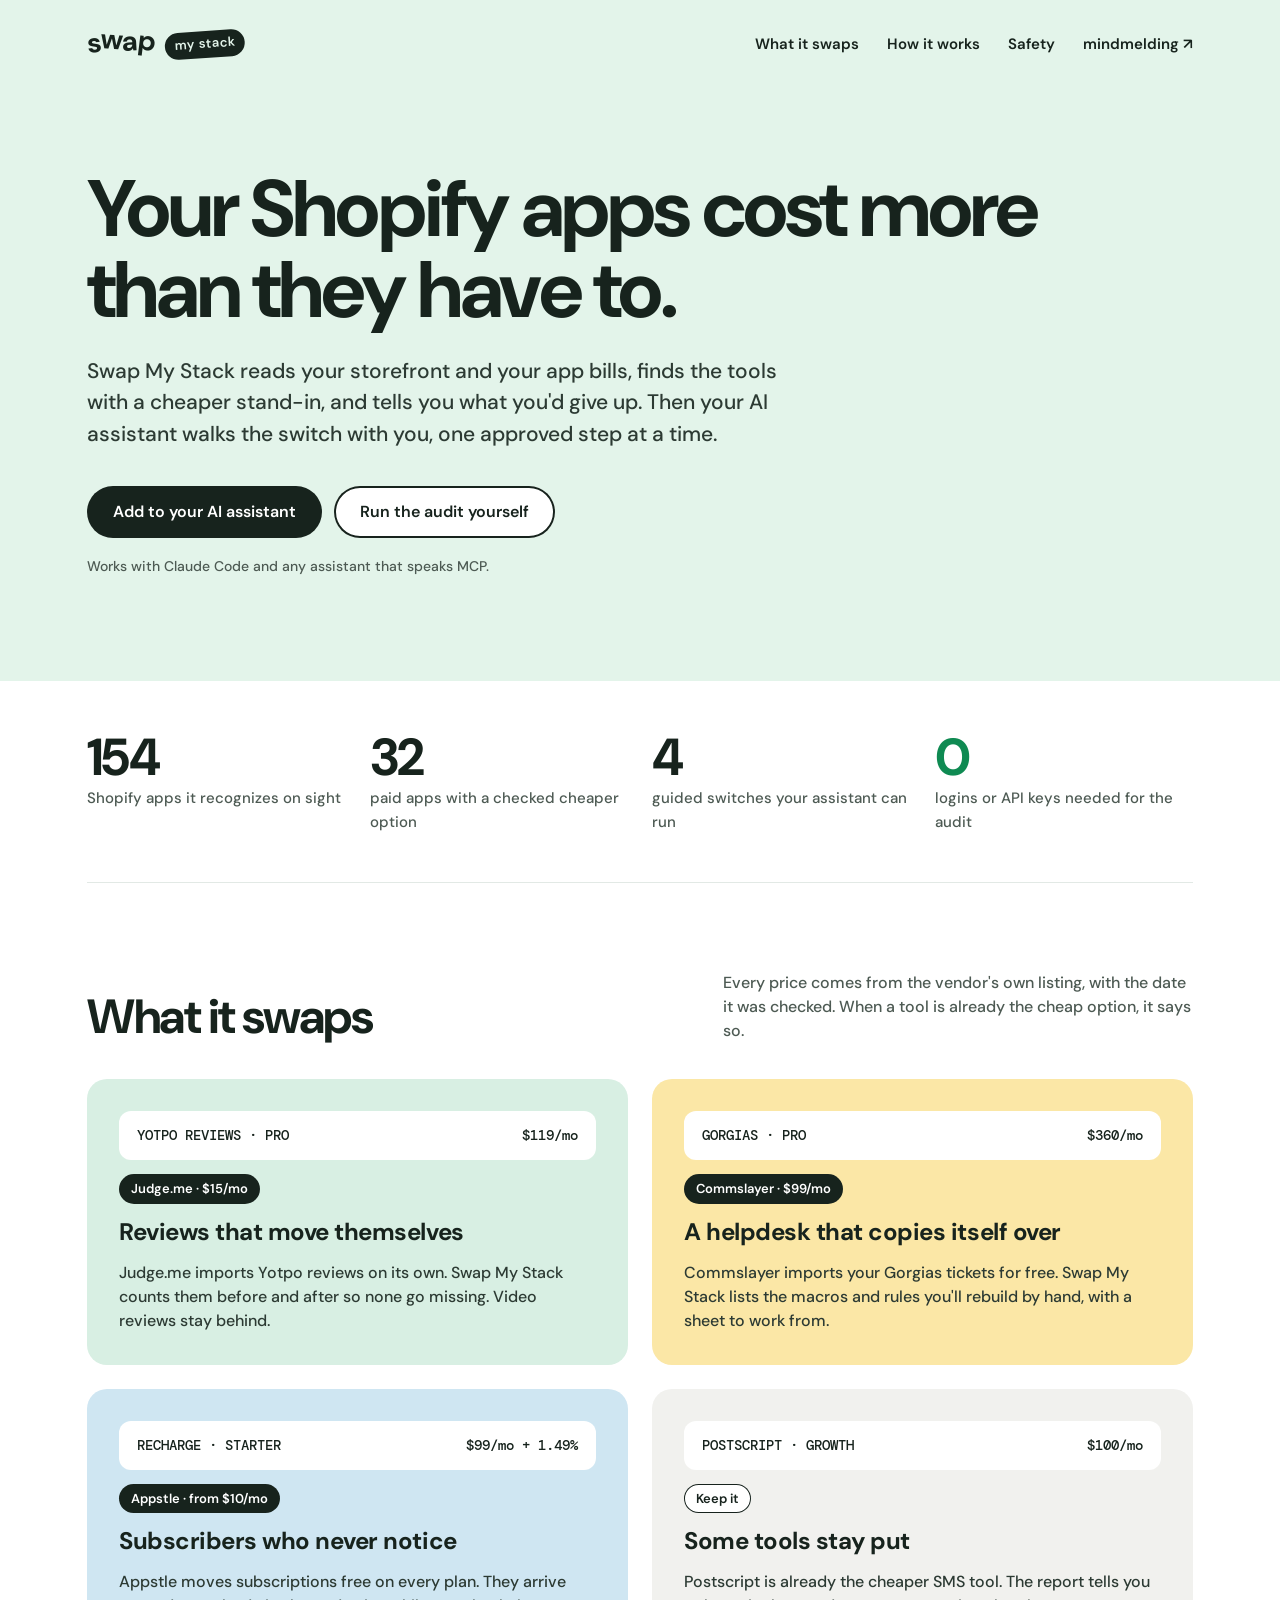
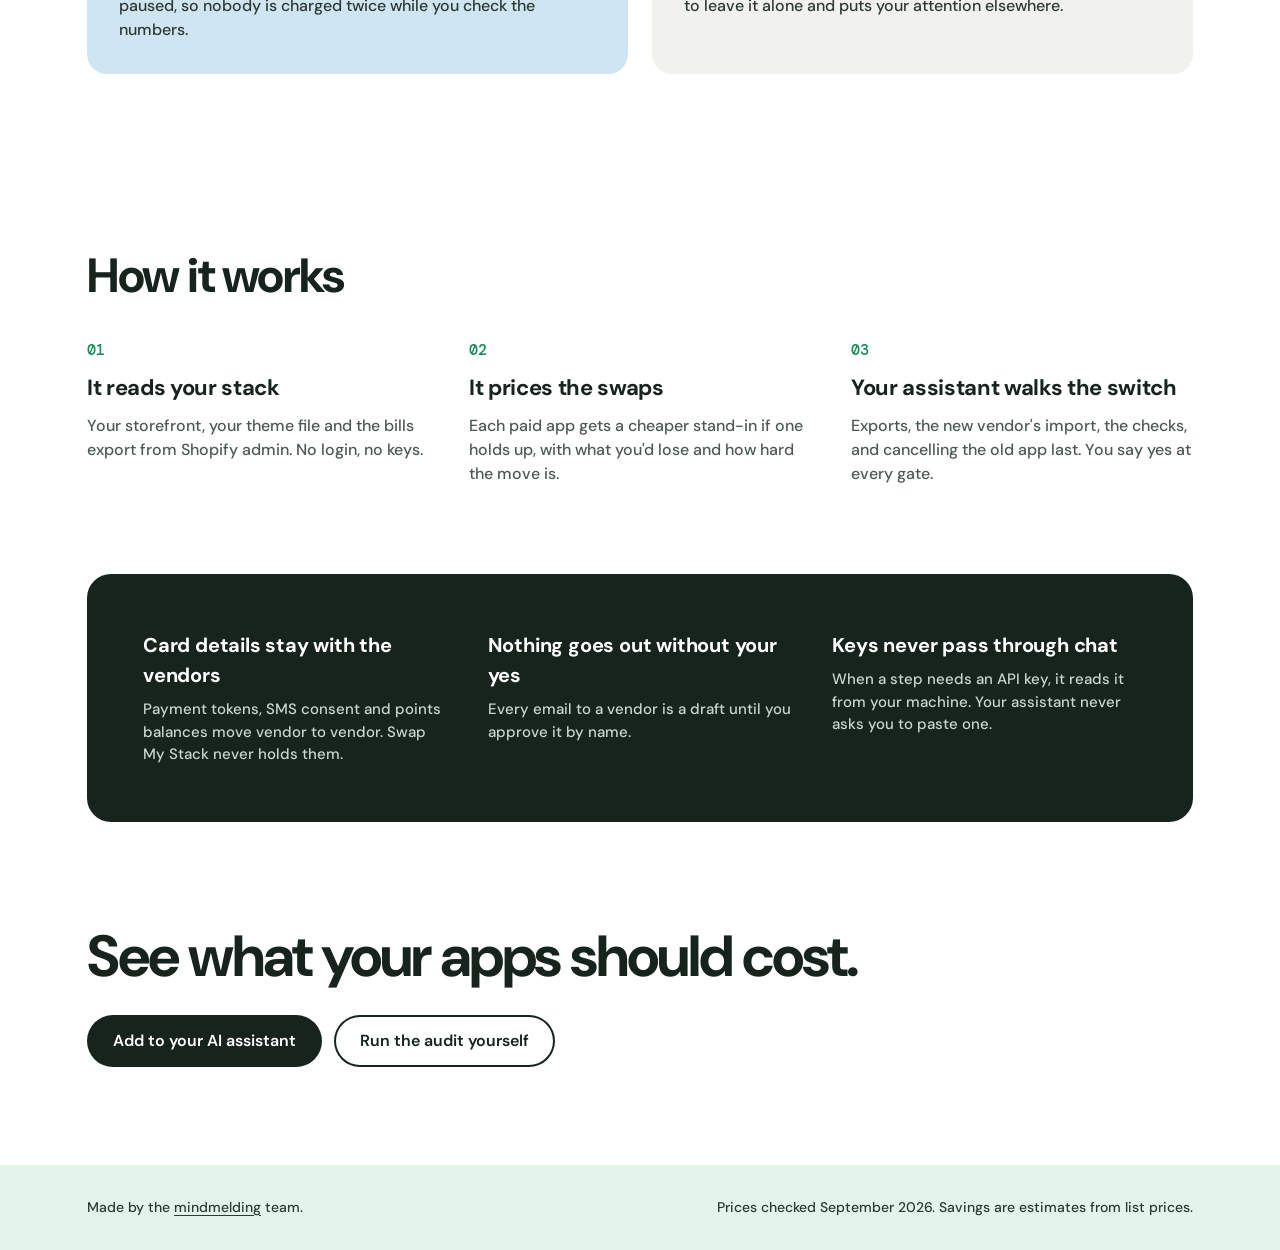
<file: swapmystack/index.html>
<!DOCTYPE html>
<html lang="en">
<head>
<meta charset="UTF-8">
<meta name="viewport" content="width=device-width, initial-scale=1.0">
<title>Swap My Stack · Your Shopify apps, for less</title>
<meta name="description" content="Swap My Stack reads your Shopify storefront and app bills, finds the tools with a cheaper stand-in, and tells you what you'd give up. Then your AI assistant walks the switch with you, one approved step at a time.">
<meta property="og:type" content="website">
<meta property="og:title" content="Swap My Stack · Your Shopify apps, for less">
<meta property="og:description" content="Find the Shopify apps with a cheaper stand-in, see what you'd give up, and switch one approved step at a time.">
<meta property="og:site_name" content="Swap My Stack by mindmelding">
<meta name="twitter:card" content="summary">
<meta name="theme-color" content="#e3f4ea">
<link rel="icon" href="data:image/svg+xml,%3Csvg xmlns='http://www.w3.org/2000/svg' viewBox='0 0 64 64'%3E%3Crect x='6' y='6' width='52' height='52' rx='26' fill='%230f8a52'/%3E%3Cpath d='M20 26h22l-6-6M44 38H22l6 6' stroke='%23fff' stroke-width='5' fill='none' stroke-linecap='round' stroke-linejoin='round'/%3E%3C/svg%3E">
<link rel="preconnect" href="https://fonts.googleapis.com">
<link rel="preconnect" href="https://fonts.gstatic.com" crossorigin>
<link href="https://fonts.googleapis.com/css2?family=DM+Mono:wght@500&family=DM+Sans:opsz,wght@9..40,400;9..40,500;9..40,600;9..40,700&display=swap" rel="stylesheet">
<style>
  :root {
    --mint: #e3f4ea;
    --green: #0f8a52;
    --green-ink: #0b6b3f;
    --ink: #17231d;
    --ink-700: #2c3a33;
    --ink-600: #4d5a53;
    --ink-400: #7d8a83;
    --line: #e2e9e5;
    --paper: #ffffff;
    --sage: #d8efe3;
    --butter: #fbe7a6;
    --sky: #cfe6f2;
    --stone: #f1f1ee;
    --wrap: 1170px;
    --radius-card: 20px;
    --ease: cubic-bezier(.2, .7, .2, 1);
  }

  *, *::before, *::after { box-sizing: border-box; }
  html { -webkit-text-size-adjust: 100%; scroll-behavior: smooth; }
  body {
    margin: 0;
    font-family: "DM Sans", system-ui, sans-serif;
    font-weight: 500;
    line-height: 1.5;
    color: var(--ink-600);
    background: var(--paper);
    overflow-x: hidden;
  }
  h1, h2, h3, p, ul, ol { margin: 0; }
  ul, ol { padding: 0; list-style: none; }
  a { color: inherit; text-decoration: none; }
  button { font: inherit; color: inherit; background: none; border: 0; padding: 0; cursor: pointer; }
  svg { display: block; }
  :focus-visible { outline: 3px solid var(--green); outline-offset: 3px; border-radius: 6px; }

  .wrap { width: 100%; max-width: var(--wrap); margin: 0 auto; padding: 0 16px; }
  @media (min-width: 768px) { .wrap { padding: 0 32px; } }

  /* ---------- Header ---------- */
  .site-header { background: var(--mint); }
  .site-header .wrap { display: flex; justify-content: space-between; align-items: center; gap: 16px; padding-top: 28px; padding-bottom: 28px; }
  .brand { display: inline-flex; align-items: baseline; gap: 10px; color: var(--ink); }
  .brand-word { display: inline-flex; font-weight: 700; font-size: 28px; letter-spacing: -0.03em; line-height: 1; }
  .brand-word span { display: inline-block; transition: transform .35s var(--ease); }
  .brand-word span:nth-child(1) { transform: rotate(-6deg) translateY(1px); }
  .brand-word span:nth-child(2) { transform: rotate(4deg) translateY(-2px); }
  .brand-word span:nth-child(3) { transform: rotate(-3deg); }
  .brand-word span:nth-child(4) { transform: rotate(7deg) translateY(-1px); }
  .brand:hover .brand-word span { transform: none; }
  .brand-tag {
    font-size: 13px; font-weight: 600; letter-spacing: .02em; white-space: nowrap;
    background: var(--ink); color: var(--mint);
    padding: 3px 10px 4px; border-radius: 999px; transform: rotate(-4deg) translateY(-3px);
  }
  .nav ul { display: flex; gap: 28px; font-size: 15px; font-weight: 600; color: var(--ink); }
  .nav a:hover { color: var(--green-ink); }
  @media (max-width: 860px) { .nav li:not(.keep) { display: none; } }

  /* ---------- Hero ---------- */
  .hero { background: var(--mint); padding: 48px 0 72px; }
  @media (min-width: 768px) { .hero { padding: 80px 0 104px; } }
  .hero h1 {
    max-width: 960px; color: var(--ink);
    font-size: clamp(44px, 7.4vw, 80px); line-height: 1.02; letter-spacing: -0.035em; font-weight: 700;
    margin-bottom: 24px;
  }
  .hero-lede { max-width: 700px; font-size: clamp(18px, 2.2vw, 21px); color: var(--ink-700); margin-bottom: 36px; }
  .ctas { display: flex; flex-wrap: wrap; gap: 12px; margin-bottom: 18px; }
  .pill {
    display: inline-flex; align-items: center; justify-content: center; gap: 10px;
    min-height: 52px; padding: 0 26px; border-radius: 999px;
    font-weight: 600; font-size: 16px;
    transition: transform .25s var(--ease), background-color .2s, color .2s;
  }
  .pill-dark { background: var(--ink); color: #fff; }
  .pill-dark:hover { background: var(--green-ink); }
  .pill-light { background: #fff; color: var(--ink); box-shadow: inset 0 0 0 2px var(--ink); }
  .pill-light:hover { background: var(--ink); color: #fff; }
  @media (hover: hover) { .pill:hover { transform: translateY(-2px); } }
  .hero-note { font-size: 14px; color: var(--ink-600); }

  /* ---------- Sections ---------- */
  .section { padding: 56px 0; }
  @media (min-width: 768px) { .section { padding: 88px 0; } }
  .section-head { display: flex; flex-wrap: wrap; justify-content: space-between; align-items: flex-end; gap: 16px 40px; margin-bottom: 36px; }
  .section h2 { font-size: clamp(34px, 4.6vw, 48px); letter-spacing: -0.03em; font-weight: 700; color: var(--ink); line-height: 1.1; }
  .section-head p { max-width: 470px; font-size: 16px; }

  .stats { display: grid; grid-template-columns: repeat(2, 1fr); gap: 28px 24px; padding: 48px 0; border-bottom: 1px solid var(--line); }
  @media (min-width: 900px) { .stats { grid-template-columns: repeat(4, 1fr); } }
  .stat b { display: block; font-size: clamp(40px, 5vw, 52px); font-weight: 700; letter-spacing: -0.03em; color: var(--ink); line-height: 1.1; }
  .stat b.accent { color: var(--green); }
  .stat span { font-size: 15px; }

  /* Swap cards */
  .cards { display: grid; gap: 20px; }
  @media (min-width: 760px) { .cards { grid-template-columns: repeat(2, 1fr); gap: 24px; } }
  .card { border-radius: var(--radius-card); padding: 24px; display: flex; flex-direction: column; gap: 14px; }
  @media (min-width: 640px) { .card { padding: 32px; } }
  .card.sage { background: var(--sage); } .card.butter { background: var(--butter); }
  .card.sky { background: var(--sky); } .card.stone { background: var(--stone); }
  .line {
    display: flex; justify-content: space-between; gap: 12px; align-items: center;
    background: #fff; border-radius: 12px; padding: 14px 18px;
    font-family: "DM Mono", ui-monospace, monospace; font-size: 14px; color: var(--ink);
  }
  .line span:last-child { white-space: nowrap; }
  .badge { align-self: flex-start; background: var(--ink); color: #fff; font-size: 13px; font-weight: 600; padding: 5px 12px; border-radius: 999px; }
  .badge.keep { background: #fff; color: var(--ink); box-shadow: inset 0 0 0 1px var(--ink); }
  .card h3 { font-size: 24px; letter-spacing: -0.02em; color: var(--ink); line-height: 1.2; }
  .card p { font-size: 16px; color: var(--ink-700); }

  /* Steps */
  .steps { display: grid; gap: 32px; }
  @media (min-width: 900px) { .steps { grid-template-columns: repeat(3, 1fr); gap: 40px; } }
  .step { display: flex; flex-direction: column; gap: 10px; }
  .step .num { font-family: "DM Mono", ui-monospace, monospace; font-size: 15px; color: var(--green); }
  .step h3 { font-size: 22px; color: var(--ink); letter-spacing: -0.015em; }
  .step p { font-size: 16px; }

  /* Promises */
  .promises { background: var(--ink); color: #c9d6cf; border-radius: 24px; padding: 32px 24px; display: grid; gap: 28px; }
  @media (min-width: 640px) { .promises { padding: 48px; } }
  @media (min-width: 900px) { .promises { grid-template-columns: repeat(3, 1fr); gap: 40px; padding: 56px; } }
  .promises h3 { font-size: 20px; color: #fff; margin-bottom: 8px; letter-spacing: -0.01em; }
  .promises p { font-size: 15px; }

  /* Closing */
  .closing { padding: 72px 0 64px; }
  @media (min-width: 768px) { .closing { padding: 104px 0 80px; } }
  .closing h2 { font-size: clamp(38px, 5.6vw, 58px); letter-spacing: -0.035em; font-weight: 700; color: var(--ink); line-height: 1.05; margin-bottom: 28px; max-width: 800px; }

  .site-footer { background: var(--mint); padding: 32px 0; font-size: 14px; color: var(--ink-700); }
  .site-footer .wrap { display: flex; flex-wrap: wrap; justify-content: space-between; gap: 8px 24px; }
  .site-footer a { text-decoration: underline; text-underline-offset: 3px; }

  /* ---------- Modal ---------- */
  dialog.modal {
    width: min(640px, calc(100vw - 32px)); max-height: calc(100vh - 48px);
    padding: 0; border: 0; border-radius: 28px;
    background: var(--mint); color: var(--ink-600);
    box-shadow: 0 40px 80px -20px rgba(0,0,0,.45); overflow: auto;
  }
  dialog.modal::backdrop { background: rgba(23,35,29,.55); backdrop-filter: blur(3px); }
  dialog.modal[open] { animation: pop .35s var(--ease); }
  @keyframes pop { from { opacity: 0; transform: translateY(24px) scale(.97); } }
  .modal-inner { padding: 28px 20px 24px; position: relative; }
  @media (min-width: 640px) { .modal-inner { padding: 40px 40px 36px; } }
  .modal-close {
    position: absolute; top: 18px; right: 18px; width: 44px; height: 44px; border-radius: 999px;
    background: var(--ink); color: #fff; display: grid; place-items: center;
    transition: transform .3s var(--ease);
  }
  .modal-close:hover { transform: rotate(90deg); }
  .modal h2 { font-size: clamp(28px, 5vw, 36px); font-weight: 700; color: var(--ink); letter-spacing: -0.025em; line-height: 1.15; margin-bottom: 12px; padding-right: 52px; }
  .modal-lede { font-size: 17px; margin-bottom: 22px; }
  .modal-steps { display: grid; gap: 18px; counter-reset: ms; margin-bottom: 8px; }
  .modal-steps > li { display: grid; grid-template-columns: 26px 1fr; gap: 12px; align-items: start; font-size: 16px; color: var(--ink-700); }
  .modal-steps > li::before {
    counter-increment: ms; content: counter(ms);
    width: 26px; height: 26px; border-radius: 99px;
    display: grid; place-items: center; font-size: 14px; font-weight: 700;
    background: var(--green); color: #fff;
  }
  .cmd { margin-top: 8px; display: flex; gap: 8px; align-items: center; background: #fff; border-radius: 14px; padding: 10px 10px 10px 14px; box-shadow: 0 0 0 1px rgba(23,35,29,.08); }
  .cmd code { flex: 1; min-width: 0; font-family: "DM Mono", ui-monospace, monospace; font-size: 13px; color: var(--ink); overflow-x: auto; white-space: nowrap; }
  .copy { flex-shrink: 0; font-size: 13px; font-weight: 600; background: var(--ink); color: #fff; border-radius: 999px; padding: 8px 14px; min-height: 36px; }
  .copy.done { background: var(--green); }
  .modal-foot { margin-top: 20px; font-size: 14px; color: var(--ink-600); }

  .js .reveal { opacity: 0; transform: translateY(24px); transition: opacity .8s var(--ease), transform .8s var(--ease); }
  .js .reveal.in { opacity: 1; transform: none; }
  @media (prefers-reduced-motion: reduce) {
    *, *::before, *::after { animation-duration: .01ms !important; transition-duration: .01ms !important; }
    .js .reveal { opacity: 1; transform: none; }
  }
</style>
</head>
<body>
<script>document.documentElement.classList.add('js');</script>

<header class="site-header">
  <div class="wrap">
    <a href="./" class="brand" aria-label="Swap My Stack home">
      <span class="brand-word" aria-hidden="true"><span>s</span><span>w</span><span>a</span><span>p</span></span>
      <span class="brand-tag">my stack</span>
    </a>
    <nav class="nav" aria-label="Main">
      <ul>
        <li><a href="#swaps">What it swaps</a></li>
        <li><a href="#how">How it works</a></li>
        <li><a href="#safety">Safety</a></li>
        <li class="keep"><a href="https://mindmelding.dev" target="_blank" rel="noopener">mindmelding ↗&#xFE0E;</a></li>
      </ul>
    </nav>
  </div>
</header>

<main>
<section class="hero">
  <div class="wrap">
    <h1>Your Shopify apps cost more than they have to.</h1>
    <p class="hero-lede">Swap My Stack reads your storefront and your app bills, finds the tools with a cheaper stand-in, and tells you what you'd give up. Then your AI assistant walks the switch with you, one approved step at a time.</p>
    <div class="ctas">
      <button class="pill pill-dark" type="button" data-open="setup">Add to your AI assistant</button>
      <button class="pill pill-light" type="button" data-open="setup">Run the audit yourself</button>
    </div>
    <p class="hero-note">Works with Claude Code and any assistant that speaks MCP.</p>
  </div>
</section>

<div class="wrap">
  <section class="stats" aria-label="Coverage">
    <div class="stat"><b>154</b><span>Shopify apps it recognizes on sight</span></div>
    <div class="stat"><b>32</b><span>paid apps with a checked cheaper option</span></div>
    <div class="stat"><b>4</b><span>guided switches your assistant can run</span></div>
    <div class="stat"><b class="accent">0</b><span>logins or API keys needed for the audit</span></div>
  </section>
</div>

<section class="section" id="swaps">
  <div class="wrap">
    <div class="section-head reveal">
      <h2>What it swaps</h2>
      <p>Every price comes from the vendor's own listing, with the date it was checked. When a tool is already the cheap option, it says so.</p>
    </div>
    <div class="cards">
      <article class="card sage reveal">
        <div class="line"><span>YOTPO REVIEWS · PRO</span><span>$119/mo</span></div>
        <span class="badge">Judge.me · $15/mo</span>
        <h3>Reviews that move themselves</h3>
        <p>Judge.me imports Yotpo reviews on its own. Swap My Stack counts them before and after so none go missing. Video reviews stay behind.</p>
      </article>
      <article class="card butter reveal">
        <div class="line"><span>GORGIAS · PRO</span><span>$360/mo</span></div>
        <span class="badge">Commslayer · $99/mo</span>
        <h3>A helpdesk that copies itself over</h3>
        <p>Commslayer imports your Gorgias tickets for free. Swap My Stack lists the macros and rules you'll rebuild by hand, with a sheet to work from.</p>
      </article>
      <article class="card sky reveal">
        <div class="line"><span>RECHARGE · STARTER</span><span>$99/mo + 1.49%</span></div>
        <span class="badge">Appstle · from $10/mo</span>
        <h3>Subscribers who never notice</h3>
        <p>Appstle moves subscriptions free on every plan. They arrive paused, so nobody is charged twice while you check the numbers.</p>
      </article>
      <article class="card stone reveal">
        <div class="line"><span>POSTSCRIPT · GROWTH</span><span>$100/mo</span></div>
        <span class="badge keep">Keep it</span>
        <h3>Some tools stay put</h3>
        <p>Postscript is already the cheaper SMS tool. The report tells you to leave it alone and puts your attention elsewhere.</p>
      </article>
    </div>
  </div>
</section>

<section class="section" id="how">
  <div class="wrap">
    <div class="section-head reveal"><h2>How it works</h2></div>
    <div class="steps">
      <div class="step reveal"><span class="num">01</span><h3>It reads your stack</h3><p>Your storefront, your theme file and the bills export from Shopify admin. No login, no keys.</p></div>
      <div class="step reveal"><span class="num">02</span><h3>It prices the swaps</h3><p>Each paid app gets a cheaper stand-in if one holds up, with what you'd lose and how hard the move is.</p></div>
      <div class="step reveal"><span class="num">03</span><h3>Your assistant walks the switch</h3><p>Exports, the new vendor's import, the checks, and cancelling the old app last. You say yes at every gate.</p></div>
    </div>
  </div>
</section>

<section id="safety" aria-label="Safety">
  <div class="wrap">
    <div class="promises reveal">
      <div><h3>Card details stay with the vendors</h3><p>Payment tokens, SMS consent and points balances move vendor to vendor. Swap My Stack never holds them.</p></div>
      <div><h3>Nothing goes out without your yes</h3><p>Every email to a vendor is a draft until you approve it by name.</p></div>
      <div><h3>Keys never pass through chat</h3><p>When a step needs an API key, it reads it from your machine. Your assistant never asks you to paste one.</p></div>
    </div>
  </div>
</section>

<section class="closing">
  <div class="wrap">
    <h2>See what your apps should cost.</h2>
    <div class="ctas">
      <button class="pill pill-dark" type="button" data-open="setup">Add to your AI assistant</button>
      <button class="pill pill-light" type="button" data-open="setup">Run the audit yourself</button>
    </div>
  </div>
</section>
</main>

<footer class="site-footer">
  <div class="wrap">
    <span>Made by the <a href="https://mindmelding.dev">mindmelding</a> team.</span>
    <span>Prices checked September 2026. Savings are estimates from list prices.</span>
  </div>
</footer>

<dialog class="modal" id="setup" aria-labelledby="setup-title">
  <div class="modal-inner">
    <button class="modal-close" type="button" aria-label="Close" data-close>
      <svg width="18" height="18" viewBox="0 0 24 24" fill="none" stroke="currentColor" stroke-width="2.5" stroke-linecap="round" aria-hidden="true"><path d="M6 6l12 12M18 6L6 18"/></svg>
    </button>
    <h2 id="setup-title">Set up Swap My Stack</h2>
    <p class="modal-lede">It runs on your own computer and needs Python 3.10 or newer.</p>
    <ol class="modal-steps">
      <li><div>Install it.
        <div class="cmd"><code>pipx install git+https://github.com/mindmelding/swapmystack</code><button class="copy" type="button">Copy</button></div></div></li>
      <li><div>Add it to your assistant. For Claude Code:
        <div class="cmd"><code>claude mcp add swapstack -- swapstack mcp</code><button class="copy" type="button">Copy</button></div>
        Other assistants: add an MCP server that runs <code>swapstack mcp</code>.</div></li>
      <li><div>Ask it: "Audit my store." Or skip the assistant and run it in your terminal:
        <div class="cmd"><code>swapstack audit yourstore.com --bills bills.csv</code><button class="copy" type="button">Copy</button></div></div></li>
    </ol>
    <p class="modal-foot">The bills export is in Shopify admin under Settings, Billing, Export bills. The audit works without it, but it can't show dollar figures.</p>
  </div>
</dialog>

<script>
(function () {
  var modal = document.getElementById('setup');
  document.querySelectorAll('[data-open]').forEach(function (b) {
    b.addEventListener('click', function () {
      if (typeof modal.showModal === 'function') { if (!modal.open) modal.showModal(); }
      else modal.setAttribute('open', '');
    });
  });
  modal.querySelector('[data-close]').addEventListener('click', function () { modal.close ? modal.close() : modal.removeAttribute('open'); });
  modal.addEventListener('click', function (e) { if (e.target === modal) modal.close(); });

  modal.querySelectorAll('.copy').forEach(function (btn) {
    btn.addEventListener('click', function () {
      var text = btn.previousElementSibling.textContent;
      var done = function () { btn.textContent = 'Copied'; btn.classList.add('done'); setTimeout(function () { btn.textContent = 'Copy'; btn.classList.remove('done'); }, 1800); };
      if (navigator.clipboard && window.isSecureContext) navigator.clipboard.writeText(text).then(done, function () {});
    });
  });

  var items = document.querySelectorAll('.reveal');
  if (!('IntersectionObserver' in window)) { items.forEach(function (el) { el.classList.add('in'); }); return; }
  var io = new IntersectionObserver(function (entries) {
    entries.forEach(function (en) { if (en.isIntersecting) { en.target.classList.add('in'); io.unobserve(en.target); } });
  }, { rootMargin: '0px 0px -10% 0px' });
  items.forEach(function (el) { io.observe(el); });
})();
</script>
</body>
</html>
</file>
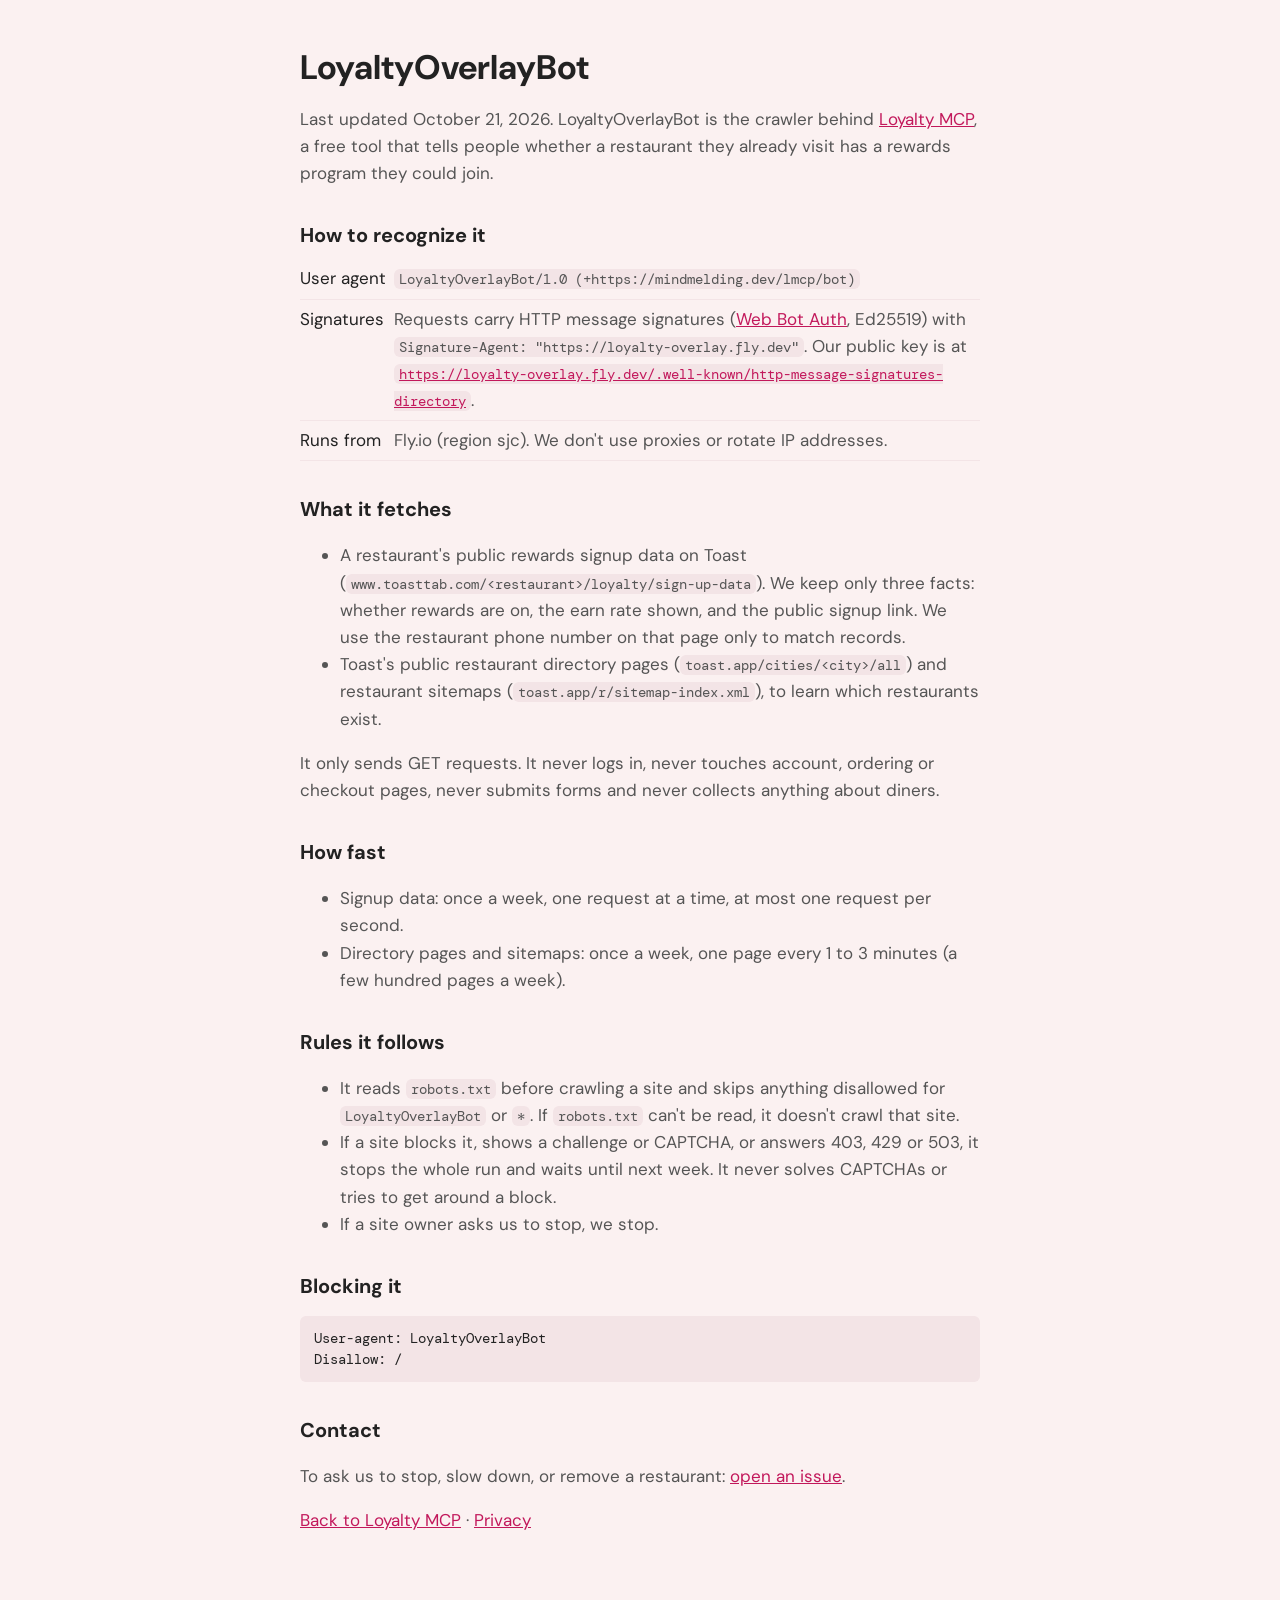
<file: lmcp/bot/index.html>
<!DOCTYPE html>
<html lang="en">
<head>
<meta charset="utf-8">
<meta name="viewport" content="width=device-width, initial-scale=1.0">
<title>LoyaltyOverlayBot</title>
<meta name="description" content="What LoyaltyOverlayBot is, what it fetches, how fast, and how to block or contact it.">
<link rel="preconnect" href="https://fonts.googleapis.com">
<link rel="preconnect" href="https://fonts.gstatic.com" crossorigin>
<link href="https://fonts.googleapis.com/css2?family=DM+Mono:wght@500&family=DM+Sans:opsz,wght@9..40,400;9..40,500;9..40,600;9..40,700&display=swap" rel="stylesheet">
<style>
  :root { --ink: #222; --muted: #555; --bg: #fbf1f1; --hotpink: #ff6e99; --pink-text: #c2185b; --code: #f3e4e6; }
  @media (prefers-color-scheme: dark) { :root { --ink: #eee; --muted: #bbb; --bg: #1b1718; --pink-text: #ff6e99; --code: #2a2324; } }
  body { margin: 0; background: var(--bg); color: var(--ink); font: 17px/1.6 "DM Sans", system-ui, sans-serif; }
  main { max-width: 680px; margin: 0 auto; padding: 48px 16px 64px; }
  h1 { font-size: 34px; line-height: 1.2; margin: 0 0 8px; }
  h2 { font-size: 20px; margin: 32px 0 8px; }
  p, li, td { color: var(--muted); }
  a { color: var(--pink-text); }
  code, pre { background: var(--code); border-radius: 6px; font: 14px/1.5 "DM Mono", ui-monospace, monospace; }
  code { padding: 1px 5px; overflow-wrap: anywhere; }
  pre { padding: 12px 14px; overflow-x: auto; }
  table { border-collapse: collapse; width: 100%; }
  td { padding: 6px 8px 6px 0; vertical-align: top; border-bottom: 1px solid var(--code); }
  td:first-child { white-space: nowrap; color: var(--ink); }
</style>
<!-- PostHog (project 677157): page views with UTM tags. No cookies or local storage, no recordings. -->
<script>
  !function(t,e){var o,n,p,r;e.__SV||(window.posthog=e,e._i=[],e.init=function(i,s,a){function g(t,e){var o=e.split(".");2==o.length&&(t=t[o[0]],e=o[1]),t[e]=function(){t.push([e].concat(Array.prototype.slice.call(arguments,0)))}}(p=t.createElement("script")).type="text/javascript",p.crossOrigin="anonymous",p.async=!0,p.src=s.api_host.replace(".i.posthog.com","-assets.i.posthog.com")+"/static/array.js",(r=t.getElementsByTagName("script")[0]).parentNode.insertBefore(p,r);var u=e;for(void 0!==a?u=e[a]=[]:a="posthog",u.people=u.people||[],u.toString=function(t){var e="posthog";return"posthog"!==a&&(e+="."+a),t||(e+=" (stub)"),e},u.people.toString=function(){return u.toString(1)+".people (stub)"},o="init capture register register_once register_for_session unregister unregister_for_session getFeatureFlag getFeatureFlagPayload isFeatureEnabled reloadFeatureFlags updateEarlyAccessFeatureEnrollment getEarlyAccessFeatures on onFeatureFlags onSessionId getSurveys getActiveMatchingSurveys renderSurvey canRenderSurvey getNextSurveyStep identify setPersonProperties group resetGroups setPersonPropertiesForFlags resetPersonPropertiesForFlags setGroupPropertiesForFlags resetGroupPropertiesForFlags reset get_distinct_id getGroups get_session_id get_session_replay_url alias set_config startSessionRecording stopSessionRecording sessionRecordingStarted captureException loadToolbar get_property getSessionProperty createPersonProfile opt_in_capturing opt_out_capturing has_opted_in_capturing has_opted_out_capturing clear_opt_in_out_capturing debug".split(" "),n=0;n<o.length;n++)g(u,o[n]);e._i.push([i,s,a])},e.__SV=1)}(document,window.posthog||[]);
  posthog.init('phc_CSLQ6YZgXfkmFEvttfxVarxLJ2vVfjQ2ZQJ4BXdHLCvN', {
    api_host: 'https://us.i.posthog.com',
    persistence: 'memory',
    person_profiles: 'identified_only',
    disable_session_recording: true,
    autocapture: false,
    capture_pageview: true,
    capture_pageleave: false
  });
  // Our own visits and previews count as tests: add ?is_test=1, or open on localhost / a preview host.
  posthog.register({
    is_test: /[?&]is_test=1\b/.test(location.search) || !/^(www\.)?mindmelding\.dev$/.test(location.hostname),
    site: 'lmcp'
  });
</script>
</head>
<body>
<main>
  <h1>LoyaltyOverlayBot</h1>
  <p>Last updated October 21, 2026. LoyaltyOverlayBot is the crawler behind <a href="https://mindmelding.dev/lmcp/">Loyalty MCP</a>, a free tool that tells people whether a restaurant they already visit has a rewards program they could join.</p>

  <h2>How to recognize it</h2>
  <table>
    <tr><td>User agent</td><td><code>LoyaltyOverlayBot/1.0 (+https://mindmelding.dev/lmcp/bot)</code></td></tr>
    <tr><td>Signatures</td><td>Requests carry HTTP message signatures (<a href="https://datatracker.ietf.org/doc/draft-meunier-web-bot-auth-architecture/">Web Bot Auth</a>, Ed25519) with <code>Signature-Agent: "https://loyalty-overlay.fly.dev"</code>. Our public key is at <a href="https://loyalty-overlay.fly.dev/.well-known/http-message-signatures-directory"><code>https://loyalty-overlay.fly.dev/.well-known/http-message-signatures-directory</code></a>.</td></tr>
    <tr><td>Runs from</td><td>Fly.io (region sjc). We don't use proxies or rotate IP addresses.</td></tr>
  </table>

  <h2>What it fetches</h2>
  <ul>
    <li>A restaurant's public rewards signup data on Toast (<code>www.toasttab.com/&lt;restaurant&gt;/loyalty/sign-up-data</code>). We keep only three facts: whether rewards are on, the earn rate shown, and the public signup link. We use the restaurant phone number on that page only to match records.</li>
    <li>Toast's public restaurant directory pages (<code>toast.app/cities/&lt;city&gt;/all</code>) and restaurant sitemaps (<code>toast.app/r/sitemap-index.xml</code>), to learn which restaurants exist.</li>
  </ul>
  <p>It only sends GET requests. It never logs in, never touches account, ordering or checkout pages, never submits forms and never collects anything about diners.</p>

  <h2>How fast</h2>
  <ul>
    <li>Signup data: once a week, one request at a time, at most one request per second.</li>
    <li>Directory pages and sitemaps: once a week, one page every 1 to 3 minutes (a few hundred pages a week).</li>
  </ul>

  <h2>Rules it follows</h2>
  <ul>
    <li>It reads <code>robots.txt</code> before crawling a site and skips anything disallowed for <code>LoyaltyOverlayBot</code> or <code>*</code>. If <code>robots.txt</code> can't be read, it doesn't crawl that site.</li>
    <li>If a site blocks it, shows a challenge or CAPTCHA, or answers 403, 429 or 503, it stops the whole run and waits until next week. It never solves CAPTCHAs or tries to get around a block.</li>
    <li>If a site owner asks us to stop, we stop.</li>
  </ul>

  <h2>Blocking it</h2>
  <pre>User-agent: LoyaltyOverlayBot
Disallow: /</pre>

  <h2>Contact</h2>
  <p>To ask us to stop, slow down, or remove a restaurant: <a href="https://github.com/mindmelding/loyalty-mcp-public/issues">open an issue</a>.</p>
  <p><a href="https://mindmelding.dev/lmcp/">Back to Loyalty MCP</a> · <a href="https://mindmelding.dev/lmcp/privacy.html">Privacy</a></p>
</main>
</body>
</html>
</file>
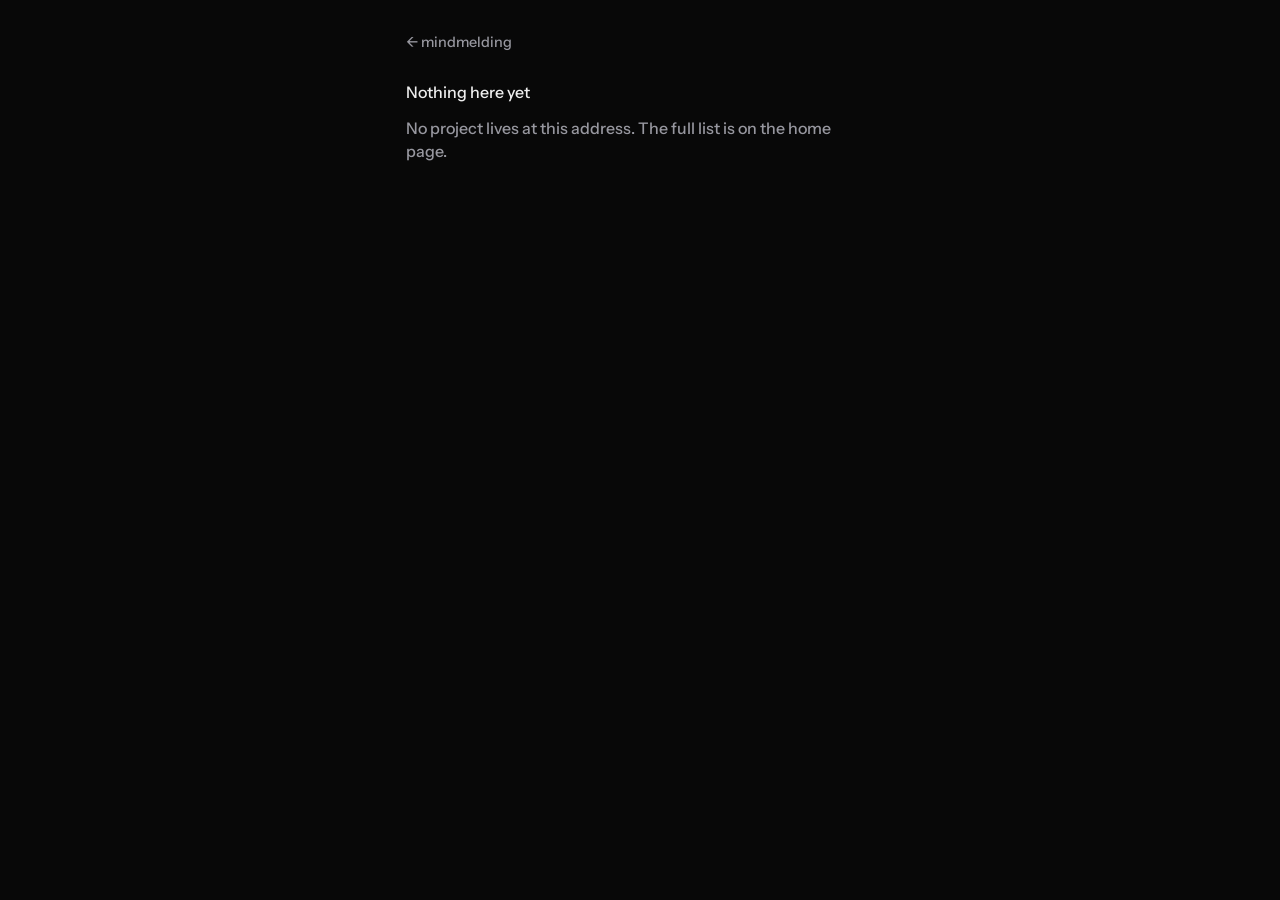
<file: project.html>
<!DOCTYPE html>
<html lang="en">
<head>
  <meta charset="UTF-8">
  <meta name="viewport" content="width=device-width, initial-scale=1">
  <meta name="theme-color" content="#080808">
  <title>mindmelding</title>
  <link rel="icon" href="/favicon.svg" type="image/svg+xml">
  <link rel="preconnect" href="https://fonts.googleapis.com">
  <link rel="preconnect" href="https://fonts.gstatic.com" crossorigin>
  <link href="https://fonts.googleapis.com/css2?family=Instrument+Sans:wght@400;500&family=JetBrains+Mono:wght@400&display=swap" rel="stylesheet">
  <link rel="stylesheet" href="/styles.css?v=4">
</head>
<body>
  <main class="main-container project-page" id="page">
    <a class="back" href="/">← mindmelding</a>
  </main>

  <script src="/projects.js?v=5"></script>
  <script src="/plates.js?v=4"></script>
  <script src="/project.js?v=4"></script>
</body>
</html>
</file>
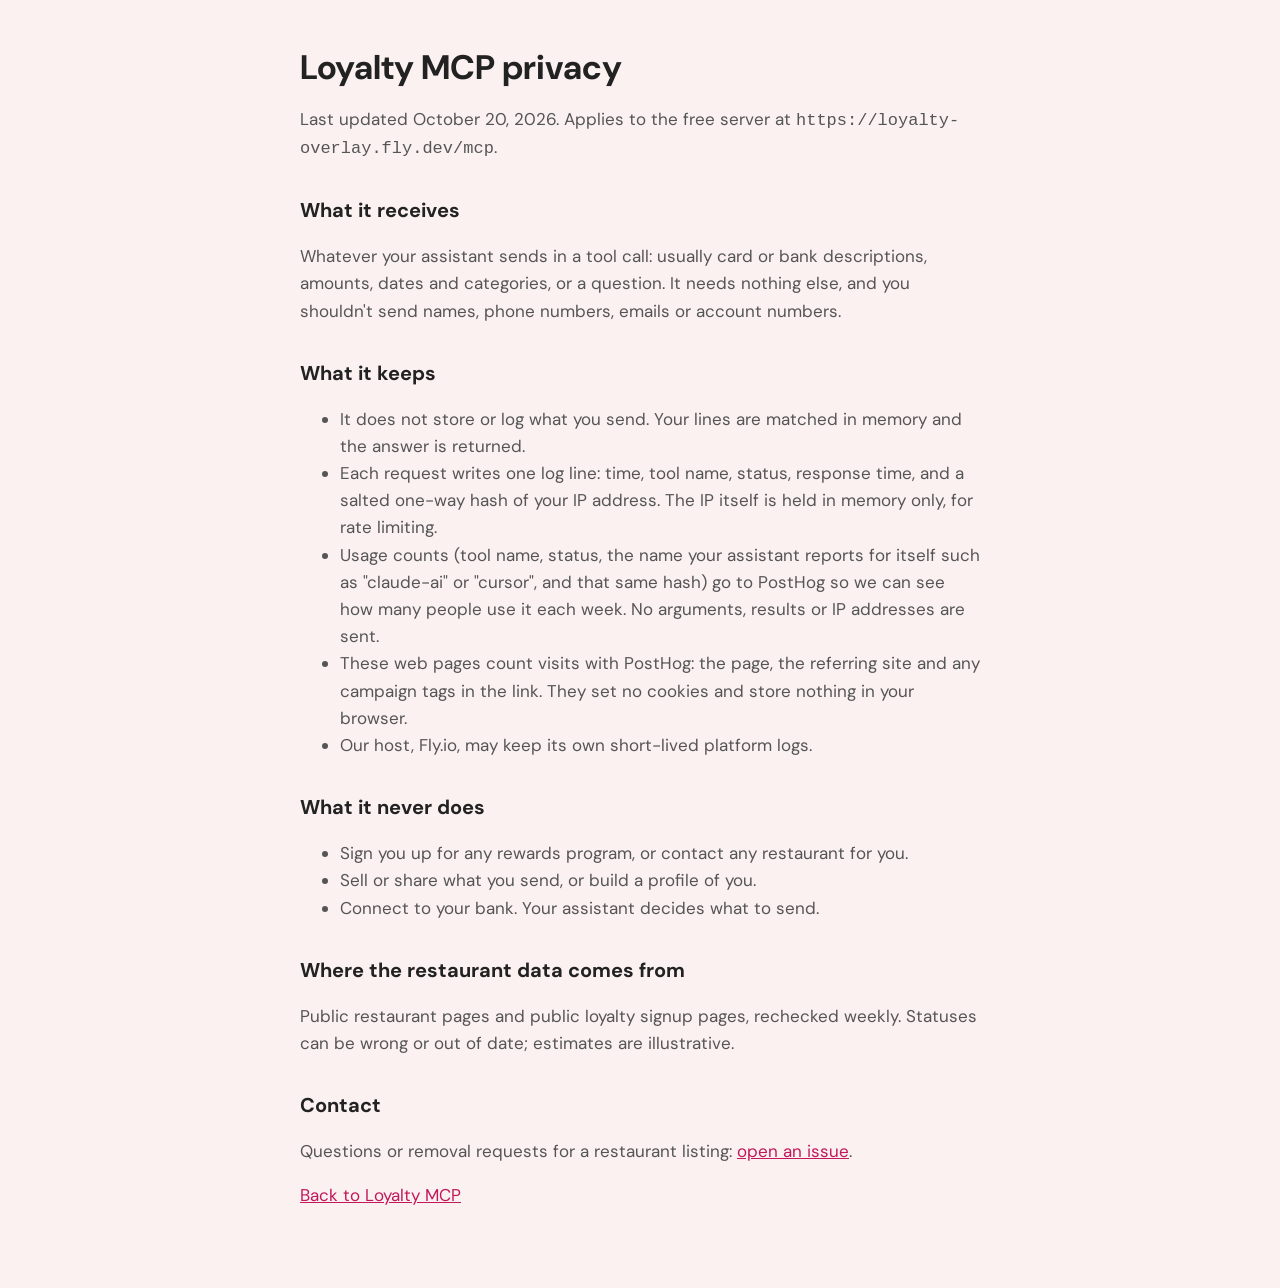
<file: lmcp/privacy.html>
<!DOCTYPE html>
<html lang="en">
<head>
<meta charset="utf-8">
<meta name="viewport" content="width=device-width, initial-scale=1.0">
<title>Loyalty MCP privacy</title>
<meta name="description" content="What the free Loyalty MCP server receives, keeps and never does.">
<link rel="preconnect" href="https://fonts.googleapis.com">
<link rel="preconnect" href="https://fonts.gstatic.com" crossorigin>
<link href="https://fonts.googleapis.com/css2?family=DM+Mono:wght@500&family=DM+Sans:opsz,wght@9..40,400;9..40,500;9..40,600;9..40,700&display=swap" rel="stylesheet">
<style>
  :root { --ink: #222; --muted: #555; --bg: #fbf1f1; --hotpink: #ff6e99; --pink-text: #c2185b; }
  @media (prefers-color-scheme: dark) { :root { --ink: #eee; --muted: #bbb; --bg: #1b1718; --pink-text: #ff6e99; } }
  body { margin: 0; background: var(--bg); color: var(--ink); font: 17px/1.6 "DM Sans", system-ui, sans-serif; }
  main { max-width: 680px; margin: 0 auto; padding: 48px 16px 64px; }
  h1 { font-size: 34px; line-height: 1.2; margin: 0 0 8px; }
  h2 { font-size: 20px; margin: 32px 0 8px; }
  p, li { color: var(--muted); }
  a { color: var(--pink-text); }
</style>
<!-- PostHog (project 677157): page views with UTM tags. No cookies or local storage, no recordings. -->
<script>
  !function(t,e){var o,n,p,r;e.__SV||(window.posthog=e,e._i=[],e.init=function(i,s,a){function g(t,e){var o=e.split(".");2==o.length&&(t=t[o[0]],e=o[1]),t[e]=function(){t.push([e].concat(Array.prototype.slice.call(arguments,0)))}}(p=t.createElement("script")).type="text/javascript",p.crossOrigin="anonymous",p.async=!0,p.src=s.api_host.replace(".i.posthog.com","-assets.i.posthog.com")+"/static/array.js",(r=t.getElementsByTagName("script")[0]).parentNode.insertBefore(p,r);var u=e;for(void 0!==a?u=e[a]=[]:a="posthog",u.people=u.people||[],u.toString=function(t){var e="posthog";return"posthog"!==a&&(e+="."+a),t||(e+=" (stub)"),e},u.people.toString=function(){return u.toString(1)+".people (stub)"},o="init capture register register_once register_for_session unregister unregister_for_session getFeatureFlag getFeatureFlagPayload isFeatureEnabled reloadFeatureFlags updateEarlyAccessFeatureEnrollment getEarlyAccessFeatures on onFeatureFlags onSessionId getSurveys getActiveMatchingSurveys renderSurvey canRenderSurvey getNextSurveyStep identify setPersonProperties group resetGroups setPersonPropertiesForFlags resetPersonPropertiesForFlags setGroupPropertiesForFlags resetGroupPropertiesForFlags reset get_distinct_id getGroups get_session_id get_session_replay_url alias set_config startSessionRecording stopSessionRecording sessionRecordingStarted captureException loadToolbar get_property getSessionProperty createPersonProfile opt_in_capturing opt_out_capturing has_opted_in_capturing has_opted_out_capturing clear_opt_in_out_capturing debug".split(" "),n=0;n<o.length;n++)g(u,o[n]);e._i.push([i,s,a])},e.__SV=1)}(document,window.posthog||[]);
  posthog.init('phc_CSLQ6YZgXfkmFEvttfxVarxLJ2vVfjQ2ZQJ4BXdHLCvN', {
    api_host: 'https://us.i.posthog.com',
    persistence: 'memory',
    person_profiles: 'identified_only',
    disable_session_recording: true,
    autocapture: false,
    capture_pageview: true,
    capture_pageleave: false
  });
  // Our own visits and previews count as tests: add ?is_test=1, or open on localhost / a preview host.
  posthog.register({
    is_test: /[?&]is_test=1\b/.test(location.search) || !/^(www\.)?mindmelding\.dev$/.test(location.hostname),
    site: 'lmcp'
  });
</script>
</head>
<body>
<main>
  <h1>Loyalty MCP privacy</h1>
  <p>Last updated October 20, 2026. Applies to the free server at <code>https://loyalty-overlay.fly.dev/mcp</code>.</p>

  <h2>What it receives</h2>
  <p>Whatever your assistant sends in a tool call: usually card or bank descriptions, amounts, dates and categories, or a question. It needs nothing else, and you shouldn't send names, phone numbers, emails or account numbers.</p>

  <h2>What it keeps</h2>
  <ul>
    <li>It does not store or log what you send. Your lines are matched in memory and the answer is returned.</li>
    <li>Each request writes one log line: time, tool name, status, response time, and a salted one-way hash of your IP address. The IP itself is held in memory only, for rate limiting.</li>
    <li>Usage counts (tool name, status, the name your assistant reports for itself such as "claude-ai" or "cursor", and that same hash) go to PostHog so we can see how many people use it each week. No arguments, results or IP addresses are sent.</li>
    <li>These web pages count visits with PostHog: the page, the referring site and any campaign tags in the link. They set no cookies and store nothing in your browser.</li>
    <li>Our host, Fly.io, may keep its own short-lived platform logs.</li>
  </ul>

  <h2>What it never does</h2>
  <ul>
    <li>Sign you up for any rewards program, or contact any restaurant for you.</li>
    <li>Sell or share what you send, or build a profile of you.</li>
    <li>Connect to your bank. Your assistant decides what to send.</li>
  </ul>

  <h2>Where the restaurant data comes from</h2>
  <p>Public restaurant pages and public loyalty signup pages, rechecked weekly. Statuses can be wrong or out of date; estimates are illustrative.</p>

  <h2>Contact</h2>
  <p>Questions or removal requests for a restaurant listing: <a href="https://github.com/mindmelding/loyalty-mcp-public/issues">open an issue</a>.</p>
  <p><a href="./">Back to Loyalty MCP</a></p>
</main>
</body>
</html>
</file>
<file: styles.css>
:root {
  --background: #080808;
  --text-color: #eeeeee;
  --title-text: rgb(151, 151, 159);
  --hover: #ffffff;
  --paper: #e9e7e2;
  --font-family: "Instrument Sans", sans-serif;
  --font-mono: "JetBrains Mono", monospace;
  --border-radius: 2px;
  --fade: .5s ease;
  --bar-bg: rgba(8, 8, 8, .55);
  --bar-line: rgba(235, 235, 245, .08);
}

*, *::before, *::after { box-sizing: border-box; }

html {
  scroll-behavior: smooth;
  scrollbar-width: none;
}
html::-webkit-scrollbar { display: none; }

body {
  margin: 0;
  font-family: var(--font-family);
  font-size: 1rem;
  font-weight: 500;
  line-height: 1.2;
  color: var(--text-color);
  background-color: var(--background);
  -webkit-font-smoothing: antialiased;
  opacity: 0;
  transition: opacity 1.2s ease;
}
body.ready { opacity: 1; }

p { margin: 0; }

a {
  color: inherit;
  text-decoration: none;
  transition: color var(--fade);
}
a:hover { color: var(--hover); }

.title { color: var(--title-text); }

.main-container {
  width: min(500px, 100%);
  margin: auto;
  padding: 2rem 1rem 1rem;
}

/* Hidden at the top; fades in once the intro scrolls away. */
#bar {
  position: fixed;
  inset: 0 0 auto;
  z-index: 10;
  background: var(--bar-bg);
  -webkit-backdrop-filter: blur(14px) saturate(120%);
  backdrop-filter: blur(14px) saturate(120%);
  border-bottom: 1px solid var(--bar-line);
  font-size: .8rem;
  opacity: 0;
  visibility: hidden;
  transition: opacity var(--fade), visibility 0s linear .5s;
}
#bar.shown {
  opacity: 1;
  visibility: visible;
  transition: opacity var(--fade), visibility 0s;
}
.bar-inner {
  width: min(500px, 100%);
  margin: auto;
  padding: .75rem 1rem;
  display: flex;
  justify-content: space-between;
  align-items: baseline;
}
#bar a { color: var(--title-text); }
#bar a:hover { color: var(--hover); }

.tiki {
  width: .96em;
  height: 1.2em;
  margin-right: .35em;
  vertical-align: -.24em;
  color: var(--title-text);
}

#information {
  display: grid;
  grid-template-columns: 50% 50%;
  gap: 1rem;
  margin-top: 2.6rem;
}
#information a { display: block; }

#portfolio { margin-top: 2rem; }

.project { margin-bottom: 2.4rem; }

.plate {
  display: block;
  width: 100%;
  height: auto;
  border-radius: var(--border-radius);
  margin-bottom: .7rem;
  background: #111;
}

.project-head {
  display: flex;
  justify-content: space-between;
  align-items: baseline;
  gap: 1rem;
  font-size: .9rem;
}
.project-head a,
.project-head span.name { color: var(--title-text); }
.project-head a:hover { color: var(--hover); }
.project-head a::after { content: " →"; font-size: .75em; }

/* Project page */
.back { display: inline-block; color: var(--title-text); font-size: .9rem; margin-bottom: 2rem; }
.back:hover { color: var(--hover); }
.project-page .project-head { font-size: 1.1rem; }
.project-page h1 { margin: 0; font-size: inherit; font-weight: 500; color: var(--text-color); }
.project-page .lede { margin-top: .9rem; line-height: 1.45; }
.project-links {
  display: flex;
  flex-wrap: wrap;
  gap: .6rem;
  margin-top: 1.6rem;
  padding: 0;
  list-style: none;
}
.project-links a {
  display: inline-block;
  padding: .45rem .8rem;
  border: 1px solid var(--bar-line);
  border-radius: var(--border-radius);
  font-size: .85rem;
  color: var(--text-color);
}
.project-links a:hover { border-color: var(--title-text); color: var(--hover); }
.project-links a.primary { background: var(--paper); color: var(--background); border-color: var(--paper); }
.project-links a.primary:hover { background: var(--hover); color: var(--background); }
.missing .lede { color: var(--title-text); }

.date {
  font-family: var(--font-mono);
  font-size: .75rem;
  color: var(--text-color);
  white-space: nowrap;
}

.project p { margin-top: .6rem; }

#legal {
  display: flex;
  justify-content: space-between;
  align-items: baseline;
  margin-top: 2rem;
  font-size: .8rem;
}

@media (prefers-reduced-motion: reduce) {
  body { transition: none; }
  html { scroll-behavior: auto; }
}
</file>
